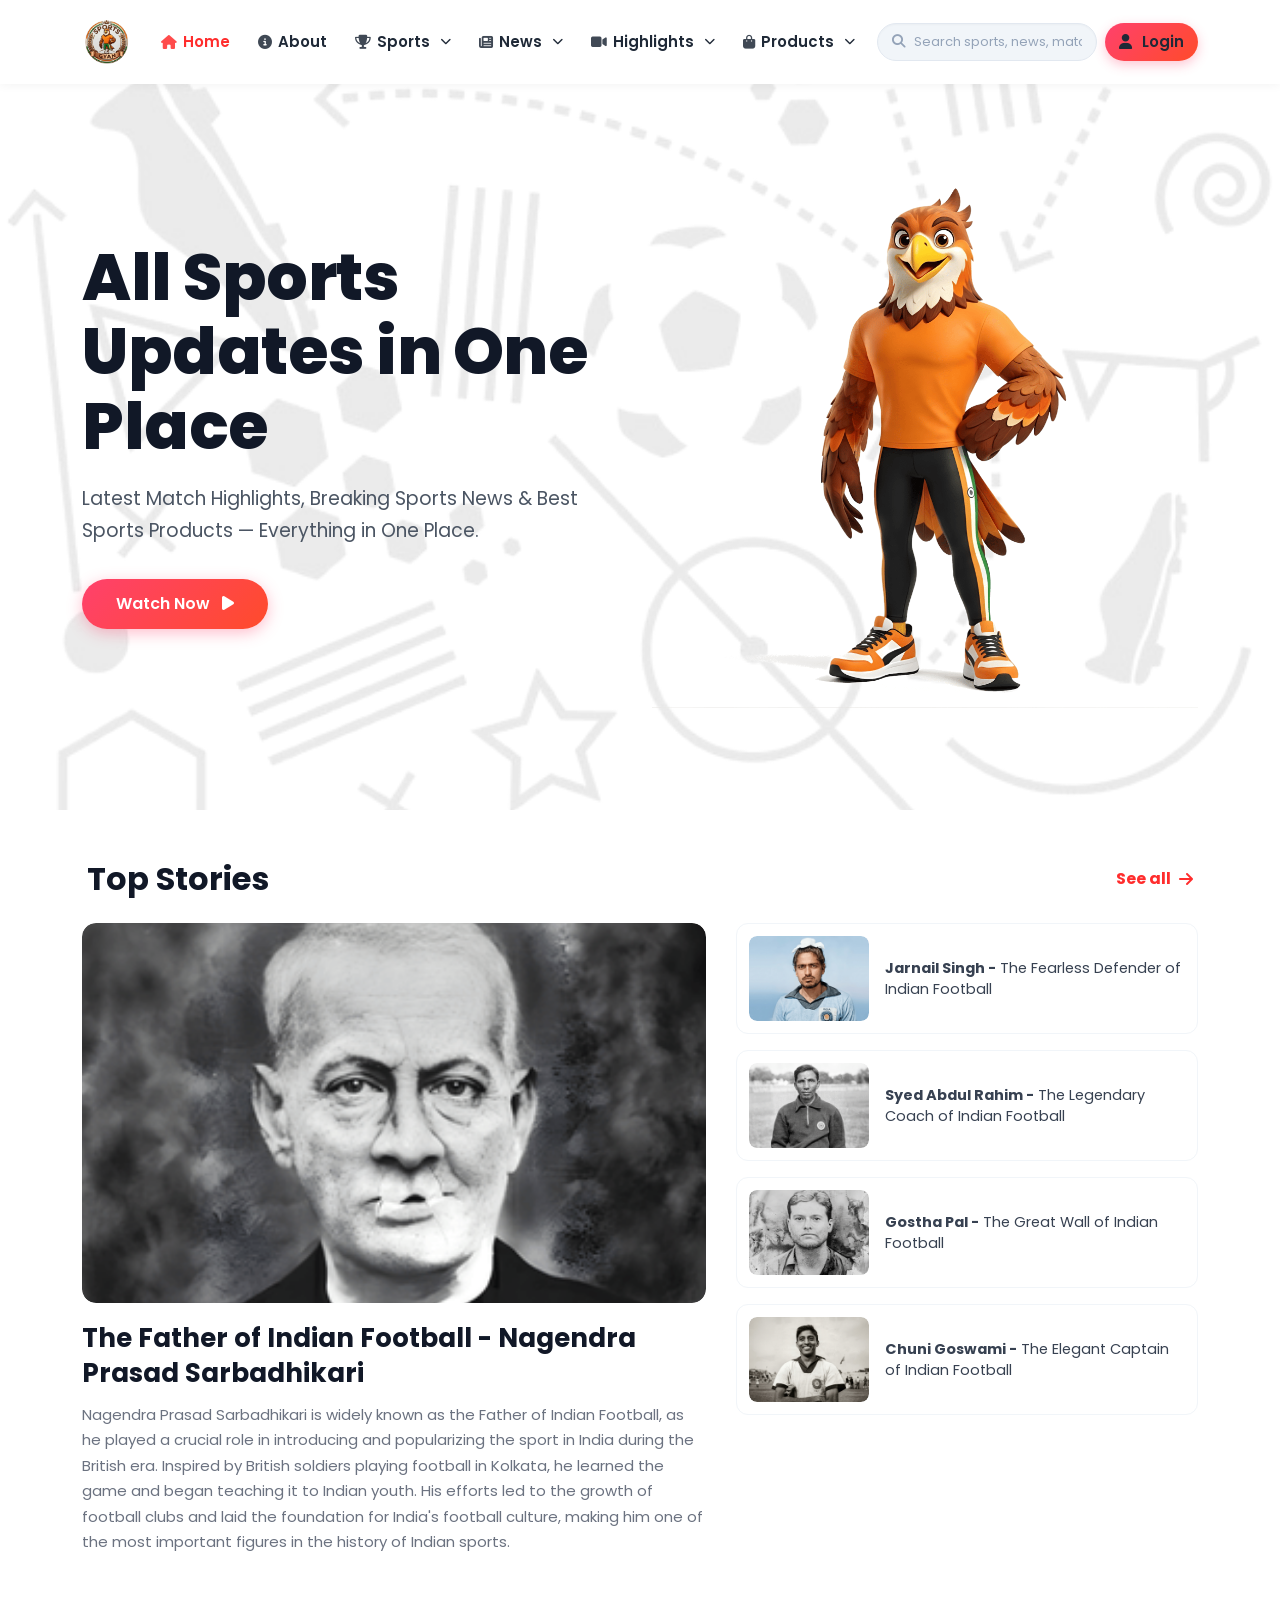
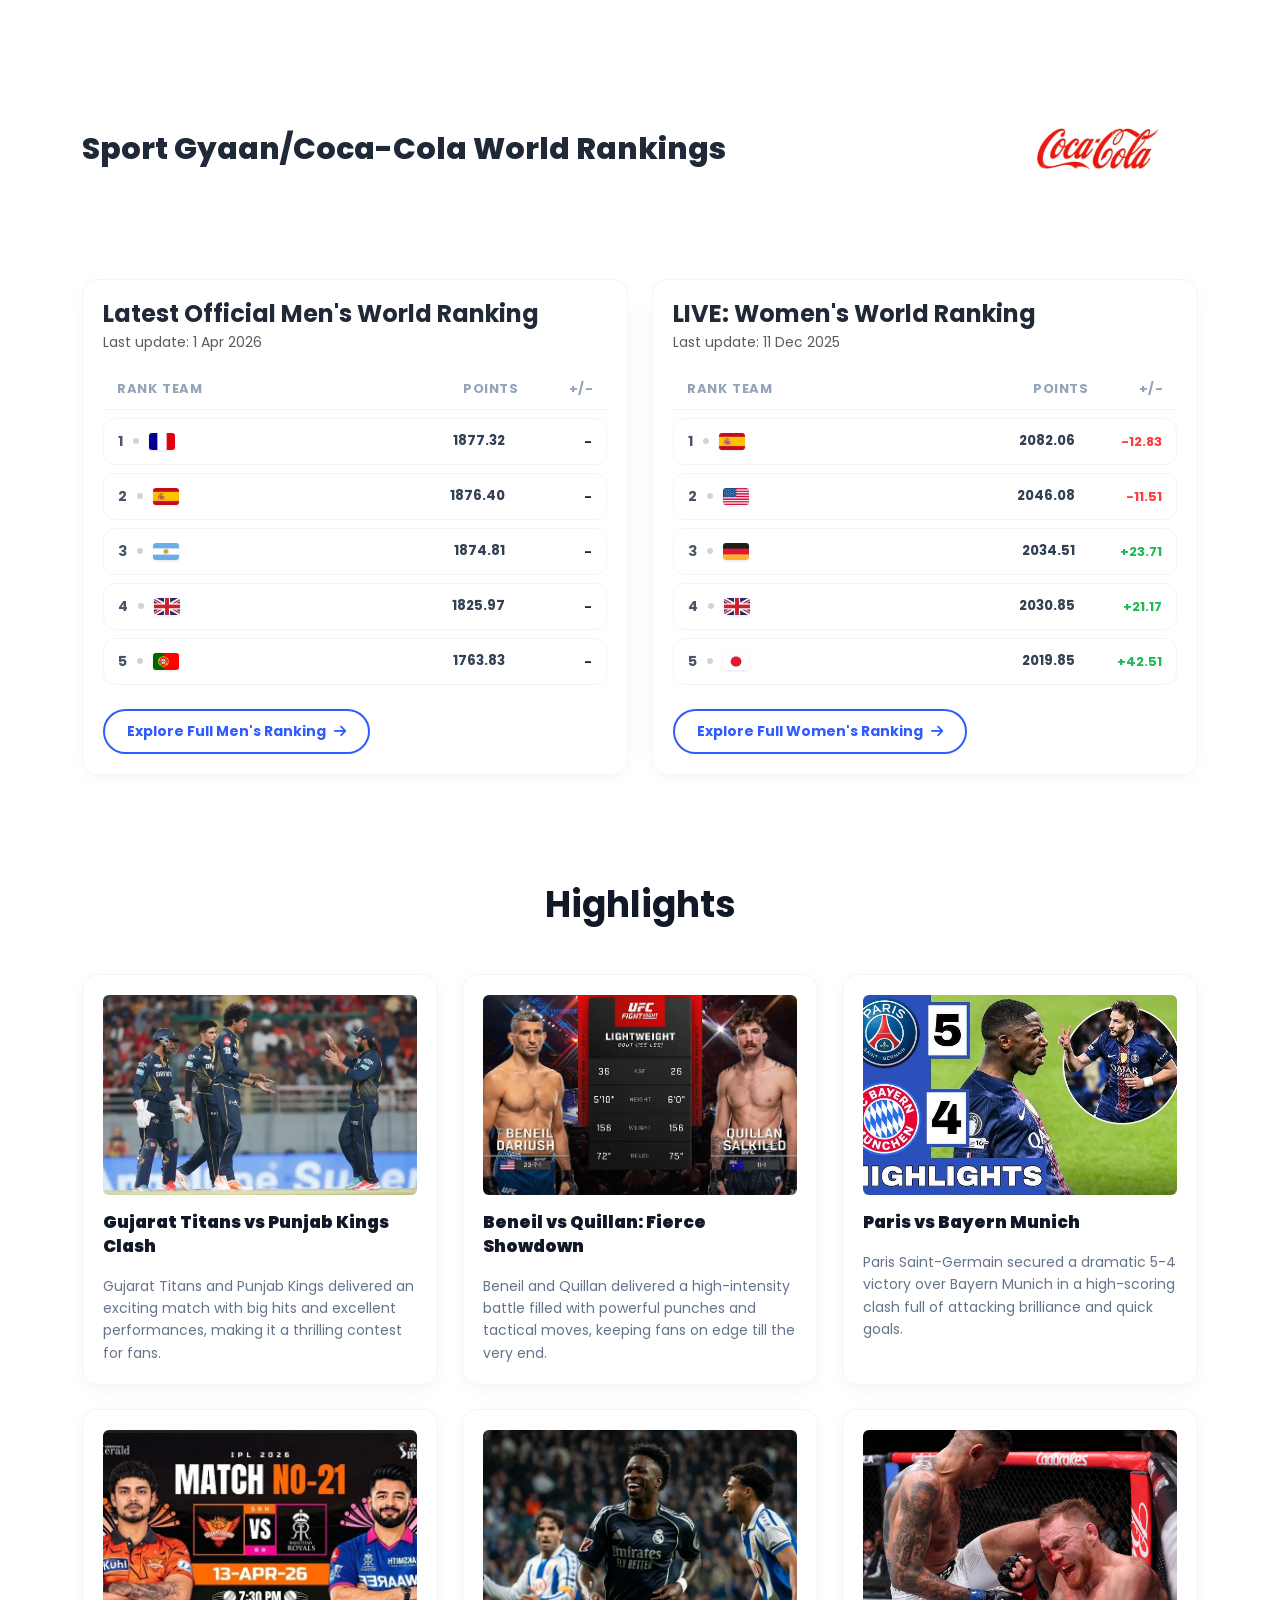
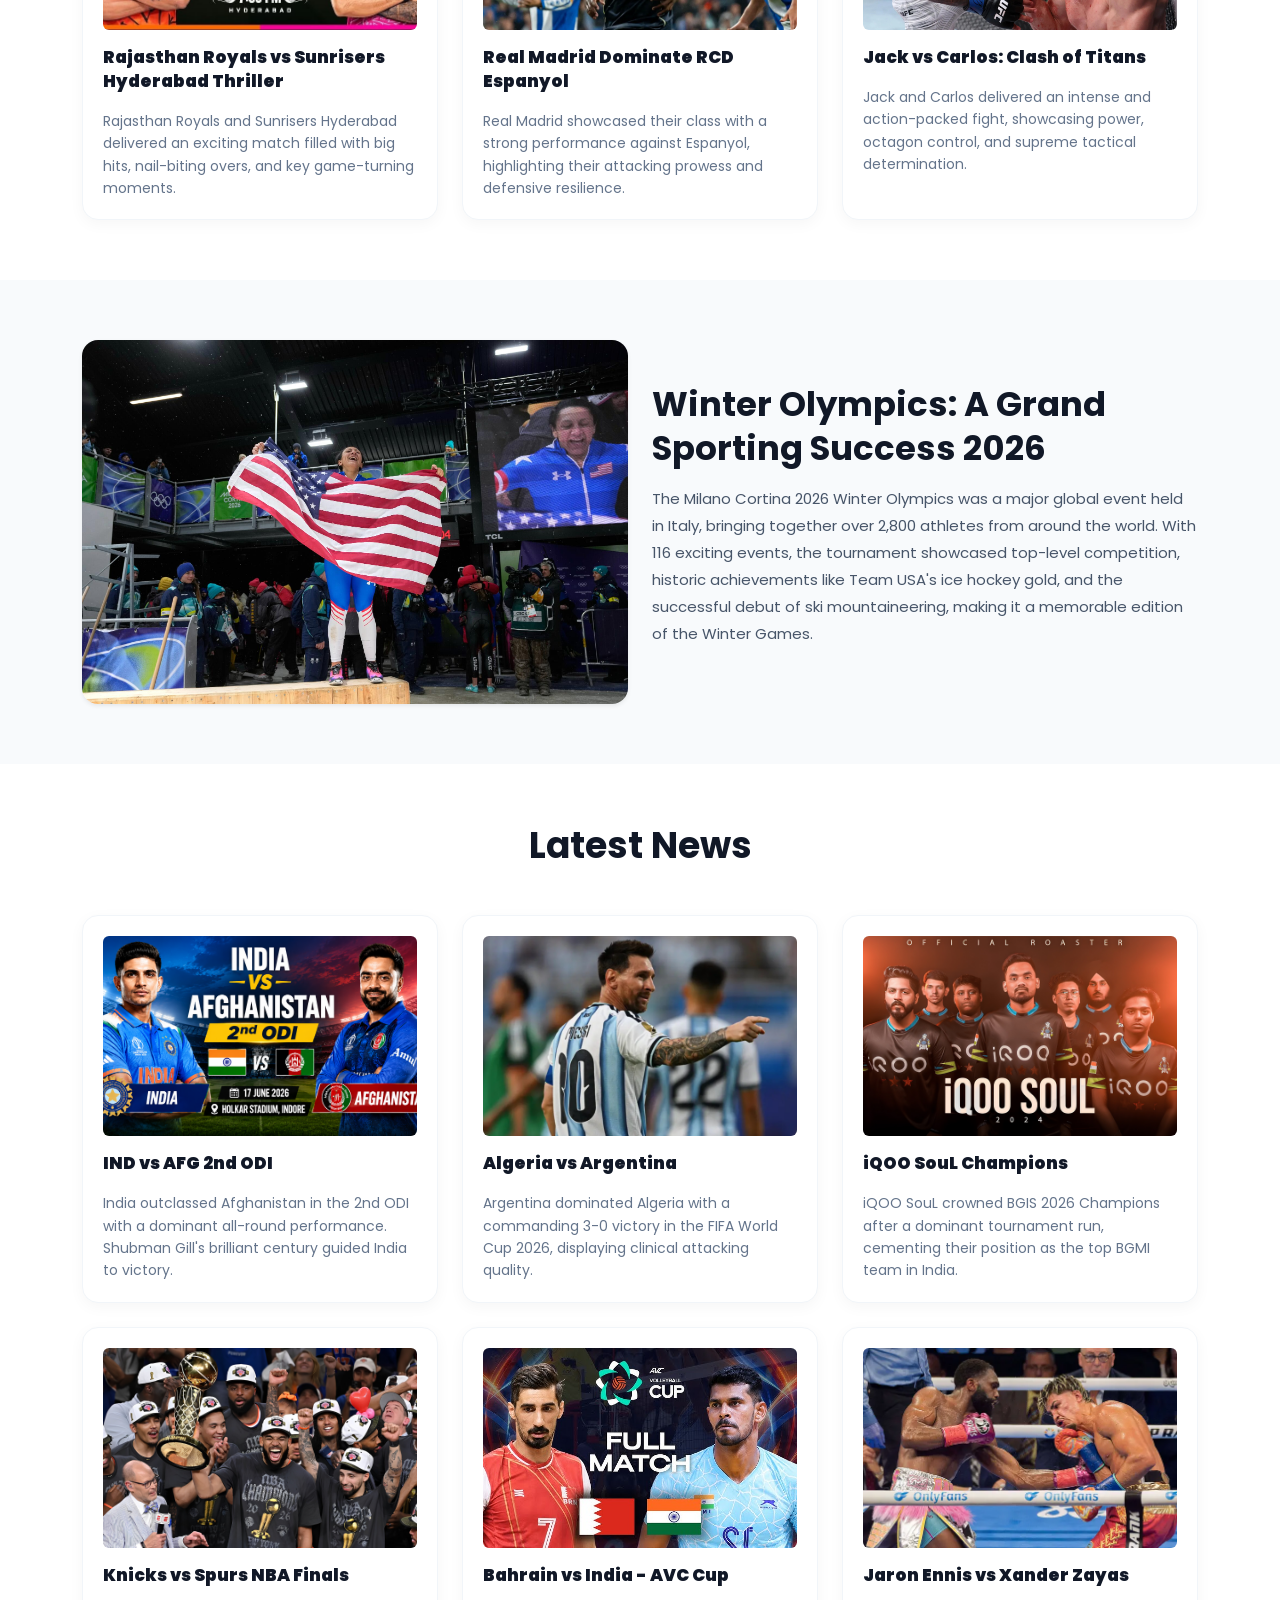
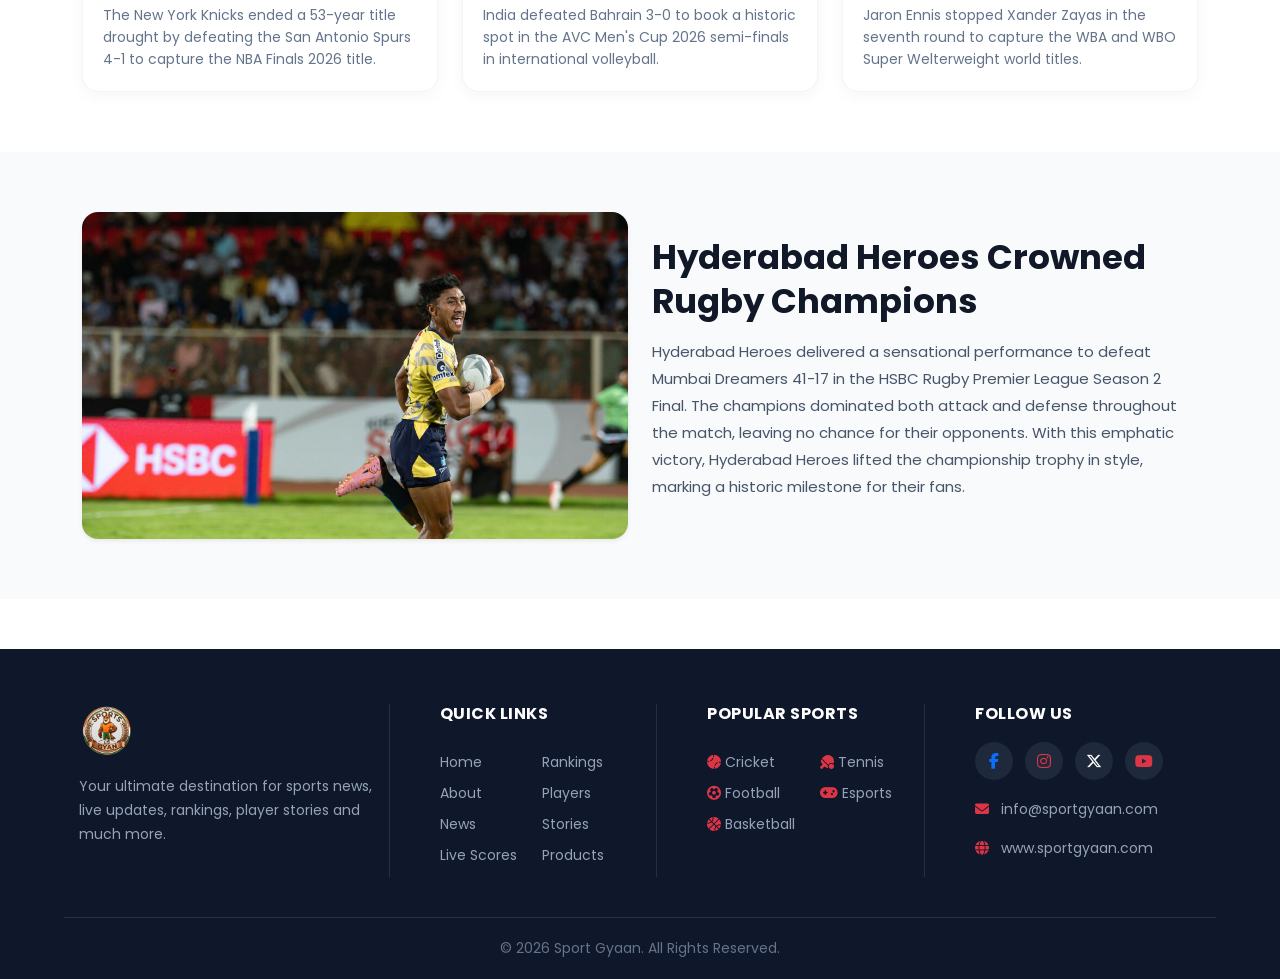
<file: index.html>
<!DOCTYPE html>
<html lang="en">
<head>
  <meta charset="UTF-8">
  <meta name="viewport" content="width=device-width, initial-scale=1.0">
  <title>Sport Gyaan - All Sports Updates in One Place</title>

  <!-- Google Fonts: Poppins -->
  <link rel="preconnect" href="https://fonts.googleapis.com">
  <link rel="preconnect" href="https://fonts.gstatic.com" crossorigin>
  <link href="https://fonts.googleapis.com/css2?family=Poppins:wght@300;400;500;600;700;800;900&display=swap" rel="stylesheet">

  <!-- CSS Frameworks & Libraries -->
  <link href="https://cdn.jsdelivr.net/npm/bootstrap@5.3.2/dist/css/bootstrap.min.css" rel="stylesheet">
  <link rel="stylesheet" href="https://cdnjs.cloudflare.com/ajax/libs/animate.css/4.1.1/animate.min.css"/>
  <link rel="stylesheet" href="https://unpkg.com/aos@2.3.1/dist/aos.css"/>
  <link rel="stylesheet" href="https://cdnjs.cloudflare.com/ajax/libs/font-awesome/6.5.1/css/all.min.css">

  <!-- Custom Stylesheets -->
  <link rel="stylesheet" href="style.css">
  <link rel="stylesheet" href="responsive-style.css">
</head>

<body>

  <!-- Navbar -->
  <nav class="navbar navbar-expand-lg fixed-top" id="navbar">
    <div class="container">
      <a class="navbar-brand" href="index.html">
        <img src="images/Sports Gyan Logo.png" class="logo" alt="Sport Gyaan Logo">
      </a>

      <!-- Mobile Quick Search Button -->
      <button class="mobile-search-btn d-lg-none" type="button" id="mobileSearchTrigger" aria-label="Open search">
        <i class="fa-solid fa-magnifying-glass"></i>
      </button>

      <!-- Clean Animated Hamburger Toggler -->
      <button class="navbar-toggler custom-toggler" type="button" data-bs-toggle="collapse" data-bs-target="#menu" aria-controls="menu" aria-expanded="false" aria-label="Toggle navigation">
        <span class="toggler-bar bar-top"></span>
        <span class="toggler-bar bar-mid"></span>
        <span class="toggler-bar bar-bot"></span>
      </button>

      <div class="collapse navbar-collapse" id="menu">
        <ul class="navbar-nav ms-auto align-items-lg-center">
          <li class="nav-item">
            <a class="nav-link active" href="index.html">
              <i class="fa-solid fa-house nav-icon"></i> Home
            </a>
          </li>
          <li class="nav-item">
            <a class="nav-link" href="about.html">
              <i class="fa-solid fa-circle-info nav-icon"></i> About
            </a>
          </li>

          <!-- Sports Dropdown with Sub-Categories -->
          <li class="nav-item dropdown custom-dropdown">
            <a class="nav-link custom-dropdown-toggle" href="#" role="button" data-bs-toggle="dropdown" aria-expanded="false">
              <i class="fa-solid fa-trophy nav-icon"></i> Sports <i class="fa-solid fa-chevron-down dropdown-arrow"></i>
            </a>
            <div class="dropdown-menu mega-menu">
              <div class="mobile-sub-accordion">
                <div class="row g-3">
                  <!-- Sub Category 1: Team & Ball Sports -->
                  <div class="col-lg-4 col-12">
                    <div class="sub-category-card">
                      <div class="sub-cat-toggle">
                        <span class="sub-cat-title">
                          <i class="fa-solid fa-futbol text-danger"></i> Team & Ball Sports
                        </span>
                        <i class="fa-solid fa-chevron-down sub-cat-chevron d-lg-none"></i>
                      </div>
                      <div class="sub-cat-content">
                        <ul class="sub-cat-list">
                          <li><a href="football.html"><i class="fa-solid fa-angle-right me-1"></i> Football</a></li>
                          <li><a href="#"><i class="fa-solid fa-angle-right me-1"></i> Cricket</a></li>
                          <li><a href="#"><i class="fa-solid fa-angle-right me-1"></i> Basketball</a></li>
                          <li><a href="#"><i class="fa-solid fa-angle-right me-1"></i> Hockey</a></li>
                          <li><a href="#"><i class="fa-solid fa-angle-right me-1"></i> Volleyball</a></li>
                          <li><a href="#"><i class="fa-solid fa-angle-right me-1"></i> Rugby</a></li>
                          <li><a href="#"><i class="fa-solid fa-angle-right me-1"></i> Baseball</a></li>
                          <li><a href="#"><i class="fa-solid fa-angle-right me-1"></i> Kabaddi</a></li>
                        </ul>
                      </div>
                    </div>
                  </div>

                  <!-- Sub Category 2: Racquet & Combat -->
                  <div class="col-lg-4 col-12">
                    <div class="sub-category-card">
                      <div class="sub-cat-toggle">
                        <span class="sub-cat-title">
                          <i class="fa-solid fa-hand-fist text-danger"></i> Racquet & Combat
                        </span>
                        <i class="fa-solid fa-chevron-down sub-cat-chevron d-lg-none"></i>
                      </div>
                      <div class="sub-cat-content">
                        <ul class="sub-cat-list">
                          <li><a href="#"><i class="fa-solid fa-angle-right me-1"></i> Tennis</a></li>
                          <li><a href="#"><i class="fa-solid fa-angle-right me-1"></i> Badminton</a></li>
                          <li><a href="#"><i class="fa-solid fa-angle-right me-1"></i> Table Tennis</a></li>
                          <li><a href="#"><i class="fa-solid fa-angle-right me-1"></i> Boxing</a></li>
                          <li><a href="#"><i class="fa-solid fa-angle-right me-1"></i> Wrestling</a></li>
                        </ul>
                      </div>
                    </div>
                  </div>

                  <!-- Sub Category 3: Outdoor & Athletics -->
                  <div class="col-lg-4 col-12">
                    <div class="sub-category-card">
                      <div class="sub-cat-toggle">
                        <span class="sub-cat-title">
                          <i class="fa-solid fa-person-running text-danger"></i> Outdoor & Athletics
                        </span>
                        <i class="fa-solid fa-chevron-down sub-cat-chevron d-lg-none"></i>
                      </div>
                      <div class="sub-cat-content">
                        <ul class="sub-cat-list">
                          <li><a href="#"><i class="fa-solid fa-angle-right me-1"></i> Athletics</a></li>
                          <li><a href="#"><i class="fa-solid fa-angle-right me-1"></i> Gymnastics</a></li>
                          <li><a href="#"><i class="fa-solid fa-angle-right me-1"></i> Cycling</a></li>
                          <li><a href="#"><i class="fa-solid fa-angle-right me-1"></i> Mountain Biking</a></li>
                          <li><a href="#"><i class="fa-solid fa-angle-right me-1"></i> Rock Climbing</a></li>
                        </ul>
                      </div>
                    </div>
                  </div>
                </div>
              </div>
            </div>
          </li>

          <!-- News Dropdown with Sub-Categories -->
          <li class="nav-item dropdown custom-dropdown">
            <a class="nav-link custom-dropdown-toggle" href="#" role="button" data-bs-toggle="dropdown" aria-expanded="false">
              <i class="fa-solid fa-newspaper nav-icon"></i> News <i class="fa-solid fa-chevron-down dropdown-arrow"></i>
            </a>
            <div class="dropdown-menu mega-menu">
              <div class="mobile-sub-accordion">
                <div class="row g-3">
                  <!-- Sub Category 1: By Sport -->
                  <div class="col-lg-4 col-12">
                    <div class="sub-category-card">
                      <div class="sub-cat-toggle">
                        <span class="sub-cat-title">
                          <i class="fa-solid fa-bolt text-danger"></i> By Sport News
                        </span>
                        <i class="fa-solid fa-chevron-down sub-cat-chevron d-lg-none"></i>
                      </div>
                      <div class="sub-cat-content">
                        <ul class="sub-cat-list">
                          <li><a href="football.html"><i class="fa-solid fa-angle-right me-1"></i> Football News</a></li>
                          <li><a href="#"><i class="fa-solid fa-angle-right me-1"></i> Cricket Updates</a></li>
                          <li><a href="#"><i class="fa-solid fa-angle-right me-1"></i> Basketball Wire</a></li>
                          <li><a href="#"><i class="fa-solid fa-angle-right me-1"></i> Tennis & Rackets</a></li>
                          <li><a href="#"><i class="fa-solid fa-angle-right me-1"></i> Esports Arena</a></li>
                          <li><a href="#"><i class="fa-solid fa-angle-right me-1"></i> Combat & MMA</a></li>
                        </ul>
                      </div>
                    </div>
                  </div>

                  <!-- Sub Category 2: Headlines & Transfers -->
                  <div class="col-lg-4 col-12">
                    <div class="sub-category-card">
                      <div class="sub-cat-toggle">
                        <span class="sub-cat-title">
                          <i class="fa-solid fa-fire text-danger"></i> Headlines & Transfers
                        </span>
                        <i class="fa-solid fa-chevron-down sub-cat-chevron d-lg-none"></i>
                      </div>
                      <div class="sub-cat-content">
                        <ul class="sub-cat-list">
                          <li><a href="#"><i class="fa-solid fa-angle-right me-1"></i> Breaking News</a></li>
                          <li><a href="#"><i class="fa-solid fa-angle-right me-1"></i> Transfer Rumors</a></li>
                          <li><a href="#"><i class="fa-solid fa-angle-right me-1"></i> Match Reports</a></li>
                          <li><a href="#"><i class="fa-solid fa-angle-right me-1"></i> Injury Bulletins</a></li>
                          <li><a href="#"><i class="fa-solid fa-angle-right me-1"></i> Press Conferences</a></li>
                        </ul>
                      </div>
                    </div>
                  </div>

                  <!-- Sub Category 3: Analysis & Features -->
                  <div class="col-lg-4 col-12">
                    <div class="sub-category-card">
                      <div class="sub-cat-toggle">
                        <span class="sub-cat-title">
                          <i class="fa-solid fa-chart-line text-danger"></i> Features & Analysis
                        </span>
                        <i class="fa-solid fa-chevron-down sub-cat-chevron d-lg-none"></i>
                      </div>
                      <div class="sub-cat-content">
                        <ul class="sub-cat-list">
                          <li><a href="#"><i class="fa-solid fa-angle-right me-1"></i> Player Profiles</a></li>
                          <li><a href="#"><i class="fa-solid fa-angle-right me-1"></i> Tactical Breakdowns</a></li>
                          <li><a href="#"><i class="fa-solid fa-angle-right me-1"></i> Expert Columns</a></li>
                          <li><a href="#"><i class="fa-solid fa-angle-right me-1"></i> Historic Legends</a></li>
                          <li><a href="#"><i class="fa-solid fa-angle-right me-1"></i> Exclusive Interviews</a></li>
                        </ul>
                      </div>
                    </div>
                  </div>
                </div>
              </div>
            </div>
          </li>

          <!-- Highlights Dropdown with Sub-Categories -->
          <li class="nav-item dropdown custom-dropdown">
            <a class="nav-link custom-dropdown-toggle" href="#" role="button" data-bs-toggle="dropdown" aria-expanded="false">
              <i class="fa-solid fa-video nav-icon"></i> Highlights <i class="fa-solid fa-chevron-down dropdown-arrow"></i>
            </a>
            <div class="dropdown-menu mega-menu">
              <div class="mobile-sub-accordion">
                <div class="row g-3">
                  <!-- Sub Category 1: Match Highlights -->
                  <div class="col-lg-4 col-12">
                    <div class="sub-category-card">
                      <div class="sub-cat-toggle">
                        <span class="sub-cat-title">
                          <i class="fa-solid fa-circle-play text-danger"></i> Match Highlights
                        </span>
                        <i class="fa-solid fa-chevron-down sub-cat-chevron d-lg-none"></i>
                      </div>
                      <div class="sub-cat-content">
                        <ul class="sub-cat-list">
                          <li><a href="#"><i class="fa-solid fa-angle-right me-1"></i> Cricket IPL & T20s</a></li>
                          <li><a href="#"><i class="fa-solid fa-angle-right me-1"></i> Football Leagues</a></li>
                          <li><a href="#"><i class="fa-solid fa-angle-right me-1"></i> NBA Basketball</a></li>
                          <li><a href="#"><i class="fa-solid fa-angle-right me-1"></i> UFC & Boxing Fights</a></li>
                          <li><a href="#"><i class="fa-solid fa-angle-right me-1"></i> Grand Slam Tennis</a></li>
                        </ul>
                      </div>
                    </div>
                  </div>

                  <!-- Sub Category 2: Major Tournaments -->
                  <div class="col-lg-4 col-12">
                    <div class="sub-category-card">
                      <div class="sub-cat-toggle">
                        <span class="sub-cat-title">
                          <i class="fa-solid fa-earth-americas text-danger"></i> Tournaments
                        </span>
                        <i class="fa-solid fa-chevron-down sub-cat-chevron d-lg-none"></i>
                      </div>
                      <div class="sub-cat-content">
                        <ul class="sub-cat-list">
                          <li><a href="#"><i class="fa-solid fa-angle-right me-1"></i> FIFA World Cup 2026</a></li>
                          <li><a href="#"><i class="fa-solid fa-angle-right me-1"></i> Winter Olympics 2026</a></li>
                          <li><a href="#"><i class="fa-solid fa-angle-right me-1"></i> AVC Volleyball Cup</a></li>
                          <li><a href="#"><i class="fa-solid fa-angle-right me-1"></i> HSBC Rugby Premier</a></li>
                        </ul>
                      </div>
                    </div>
                  </div>

                  <!-- Sub Category 3: Top Moments -->
                  <div class="col-lg-4 col-12">
                    <div class="sub-category-card">
                      <div class="sub-cat-toggle">
                        <span class="sub-cat-title">
                          <i class="fa-solid fa-star text-danger"></i> Viral Moments
                        </span>
                        <i class="fa-solid fa-chevron-down sub-cat-chevron d-lg-none"></i>
                      </div>
                      <div class="sub-cat-content">
                        <ul class="sub-cat-list">
                          <li><a href="#"><i class="fa-solid fa-angle-right me-1"></i> Top 10 Goals</a></li>
                          <li><a href="#"><i class="fa-solid fa-angle-right me-1"></i> Great Catches</a></li>
                          <li><a href="#"><i class="fa-solid fa-angle-right me-1"></i> Knockouts of Month</a></li>
                          <li><a href="#"><i class="fa-solid fa-angle-right me-1"></i> Buzzer Beaters</a></li>
                        </ul>
                      </div>
                    </div>
                  </div>
                </div>
              </div>
            </div>
          </li>

          <!-- Products Dropdown with Sub-Categories -->
          <li class="nav-item dropdown custom-dropdown">
            <a class="nav-link custom-dropdown-toggle" href="#" role="button" data-bs-toggle="dropdown" aria-expanded="false">
              <i class="fa-solid fa-bag-shopping nav-icon"></i> Products <i class="fa-solid fa-chevron-down dropdown-arrow"></i>
            </a>
            <div class="dropdown-menu mega-menu">
              <div class="mobile-sub-accordion">
                <div class="row g-3">
                  <!-- Sub Category 1: Sportswear -->
                  <div class="col-lg-4 col-12">
                    <div class="sub-category-card">
                      <div class="sub-cat-toggle">
                        <span class="sub-cat-title">
                          <i class="fa-solid fa-shirt text-danger"></i> Sportswear
                        </span>
                        <i class="fa-solid fa-chevron-down sub-cat-chevron d-lg-none"></i>
                      </div>
                      <div class="sub-cat-content">
                        <ul class="sub-cat-list">
                          <li><a href="#"><i class="fa-solid fa-angle-right me-1"></i> Official Jerseys</a></li>
                          <li><a href="#"><i class="fa-solid fa-angle-right me-1"></i> Training Kits</a></li>
                          <li><a href="#"><i class="fa-solid fa-angle-right me-1"></i> Tracksuits & Hoodies</a></li>
                          <li><a href="#"><i class="fa-solid fa-angle-right me-1"></i> Compression Wear</a></li>
                        </ul>
                      </div>
                    </div>
                  </div>

                  <!-- Sub Category 2: Equipment & Gear -->
                  <div class="col-lg-4 col-12">
                    <div class="sub-category-card">
                      <div class="sub-cat-toggle">
                        <span class="sub-cat-title">
                          <i class="fa-solid fa-baseball-bat-ball text-danger"></i> Equipment & Gear
                        </span>
                        <i class="fa-solid fa-chevron-down sub-cat-chevron d-lg-none"></i>
                      </div>
                      <div class="sub-cat-content">
                        <ul class="sub-cat-list">
                          <li><a href="#"><i class="fa-solid fa-angle-right me-1"></i> Cricket Bats & Kits</a></li>
                          <li><a href="#"><i class="fa-solid fa-angle-right me-1"></i> Footballs & Gloves</a></li>
                          <li><a href="#"><i class="fa-solid fa-angle-right me-1"></i> Racquets & Shuttles</a></li>
                          <li><a href="#"><i class="fa-solid fa-angle-right me-1"></i> Boxing Gloves & Pads</a></li>
                        </ul>
                      </div>
                    </div>
                  </div>

                  <!-- Sub Category 3: Footwear & Accessories -->
                  <div class="col-lg-4 col-12">
                    <div class="sub-category-card">
                      <div class="sub-cat-toggle">
                        <span class="sub-cat-title">
                          <i class="fa-solid fa-shoe-prints text-danger"></i> Footwear & More
                        </span>
                        <i class="fa-solid fa-chevron-down sub-cat-chevron d-lg-none"></i>
                      </div>
                      <div class="sub-cat-content">
                        <ul class="sub-cat-list">
                          <li><a href="#"><i class="fa-solid fa-angle-right me-1"></i> Turf & Cleats</a></li>
                          <li><a href="#"><i class="fa-solid fa-angle-right me-1"></i> Running Shoes</a></li>
                          <li><a href="#"><i class="fa-solid fa-angle-right me-1"></i> Gym Bags & Bottles</a></li>
                          <li><a href="#"><i class="fa-solid fa-angle-right me-1"></i> Smart Fitness Bands</a></li>
                        </ul>
                      </div>
                    </div>
                  </div>
                </div>
              </div>
            </div>
          </li>

          <!-- Navbar Search Component -->
          <li class="nav-item nav-search-item ms-lg-2 position-relative">
            <div class="nav-search-wrapper" id="navSearchWrapper">
              <i class="fa-solid fa-magnifying-glass nav-search-icon" aria-hidden="true"></i>
              <input 
                type="text" 
                class="form-control nav-search-input" 
                id="navSearchInput" 
                placeholder="Search sports, news, matches..." 
                autocomplete="off" 
                spellcheck="false"
                aria-label="Search sports and news"
              >
              <button type="button" class="nav-search-clear" id="searchClearBtn" aria-label="Clear search" style="display: none;">
                <i class="fa-solid fa-xmark"></i>
              </button>
            </div>
            <!-- Live Search Suggestions Dropdown -->
            <div class="search-results-dropdown" id="searchResultsDropdown" style="display: none;">
              <div class="search-results-header">
                <span class="search-count" id="searchCount">Sport Gyaan Search</span>
                <span class="search-hint"><kbd>Enter</kbd> to open</span>
              </div>
              <div class="search-results-list" id="searchResultsList"></div>
            </div>
          </li>

          <!-- Desktop Login Nav Item -->
          <li class="nav-item d-none d-lg-block ms-lg-2">
            <a class="nav-link nav-login-btn text-white" href="#">
              <i class="fa-solid fa-user me-1"></i> Login
            </a>
          </li>
        </ul>

        <!-- Mobile Login Button -->
        <div class="mobile-login-box d-lg-none">
          <a href="#" class="btn-login-mobile">
            <i class="fa-solid fa-user"></i> Login / Sign In
          </a>
        </div>
      </div>
    </div>
  </nav>

  <!-- Hero Section -->
  <section class="hero">
    <div class="container" id="section1">
      <div class="row align-items-center g-4">
        <div class="col-lg-6 col-12 text-center text-lg-start">
          <h1 data-aos="fade-down" data-aos-duration="1000">
            All Sports Updates in One Place
          </h1>
          <p data-aos="fade-right" data-aos-duration="1000">
            Latest Match Highlights, Breaking Sports News & Best Sports Products — Everything in One Place.
          </p>
          <a href="#section3" class="btn btn-main mt-3" data-aos="fade" data-aos-duration="1000">
            Watch Now <i class="fa-solid fa-play ms-2"></i>
          </a>
        </div>

        <div class="col-lg-6 col-12 text-center">
          <img src="images/main.png" class="hero-img img-fluid" alt="Sport Gyaan Highlights" data-aos="fade-left" data-aos-duration="1200">
        </div>
      </div>
    </div>
  </section>

  <!-- Top Stories Section (Responsive Grid, No 900px/150px overflow) -->
  <section class="top-stories-section" id="top-stories">
    <div class="container">
      <div class="top-header">
        <h2 class="fw-bold">Top Stories</h2>
        <a href="#" class="see-all">
          See all <i class="fa-solid fa-arrow-right"></i>
        </a>
      </div>

      <div class="news-container">
        <!-- LEFT MAIN STORY -->
        <div class="left-news">
          <a href="#">
            <img src="images/Big.png" alt="Father of Indian Football - Nagendra Prasad Sarbadhikari">
          </a>
          <h2>The Father of Indian Football - Nagendra Prasad Sarbadhikari</h2>
          <p>
            Nagendra Prasad Sarbadhikari is widely known as the Father of Indian Football, as he played a crucial role in introducing and popularizing the sport in India during the British era. Inspired by British soldiers playing football in Kolkata, he learned the game and began teaching it to Indian youth. His efforts led to the growth of football clubs and laid the foundation for India's football culture, making him one of the most important figures in the history of Indian sports.
          </p>
        </div>

        <!-- RIGHT SIDE STORIES -->
        <div class="right-news">
          <div class="news-item">
            <a href="#"><img src="images/1.png" alt="Jarnail Singh"></a>
            <p><b>Jarnail Singh -</b> The Fearless Defender of Indian Football</p>
          </div>

          <div class="news-item">
            <a href="#"><img src="images/2.png" alt="Syed Abdul Rahim"></a>
            <p><b>Syed Abdul Rahim -</b> The Legendary Coach of Indian Football</p>
          </div>

          <div class="news-item">
            <a href="#"><img src="images/3.png" alt="Gostha Pal"></a>
            <p><b>Gostha Pal -</b> The Great Wall of Indian Football</p>
          </div>

          <div class="news-item">
            <a href="#"><img src="images/4.png" alt="Chuni Goswami"></a>
            <p><b>Chuni Goswami -</b> The Elegant Captain of Indian Football</p>
          </div>
        </div>
      </div>
    </div>
  </section>

  <!-- World Rankings Section -->
  <section class="rankings-section py-5" id="rankings">
    <div class="container">
      <div class="rank-section-header">
        <h2>Sport Gyaan/Coca-Cola World Rankings</h2>
        <img src="images/cocoLogo.png" class="brand" alt="Coca-Cola Logo">
      </div>

      <div class="row g-4">
        <!-- MEN'S RANKINGS -->
        <div class="col-lg-6 col-12">
          <div class="rank-card-box">
            <h4 class="fw-bold mb-1">Latest Official Men's World Ranking</h4>
            <small class="text-muted d-block mb-3">Last update: 1 Apr 2026</small>

            <div class="rank-header">
              <div>Rank</div>
              <div>Team</div>
              <div class="text-end">Points</div>
              <div class="text-end">+/-</div>
            </div>

            <!-- Row 1 -->
            <div class="rank-row">
              <div class="left">
                <span class="rank">1</span>
                <span class="dot"></span>
                <img src="flags/france.png" alt="France">
                <span class="team-name">France</span>
              </div>
              <div></div>
              <div class="points">1877.32</div>
              <div class="change">-</div>
            </div>

            <!-- Row 2 -->
            <div class="rank-row">
              <div class="left">
                <span class="rank">2</span>
                <span class="dot"></span>
                <img src="flags/spain.png" alt="Spain">
                <span class="team-name">Spain</span>
              </div>
              <div></div>
              <div class="points">1876.40</div>
              <div class="change">-</div>
            </div>

            <!-- Row 3 -->
            <div class="rank-row">
              <div class="left">
                <span class="rank">3</span>
                <span class="dot"></span>
                <img src="flags/Argentina.png" alt="Argentina">
                <span class="team-name">Argentina</span>
              </div>
              <div></div>
              <div class="points">1874.81</div>
              <div class="change">-</div>
            </div>

            <!-- Row 4 -->
            <div class="rank-row">
              <div class="left">
                <span class="rank">4</span>
                <span class="dot"></span>
                <img src="flags/england.png" alt="England">
                <span class="team-name">England</span>
              </div>
              <div></div>
              <div class="points">1825.97</div>
              <div class="change">-</div>
            </div>

            <!-- Row 5 -->
            <div class="rank-row">
              <div class="left">
                <span class="rank">5</span>
                <span class="dot"></span>
                <img src="flags/Portugal.png" alt="Portugal">
                <span class="team-name">Portugal</span>
              </div>
              <div></div>
              <div class="points">1763.83</div>
              <div class="change">-</div>
            </div>

            <div class="mt-4">
              <a href="#" class="btn fifa-btn">
                Explore Full Men's Ranking <i class="fa-solid fa-arrow-right"></i>
              </a>
            </div>
          </div>
        </div>

        <!-- WOMEN'S RANKINGS -->
        <div class="col-lg-6 col-12">
          <div class="rank-card-box">
            <h4 class="fw-bold mb-1">LIVE: Women's World Ranking</h4>
            <small class="text-muted d-block mb-3">Last update: 11 Dec 2025</small>

            <div class="rank-header">
              <div>Rank</div>
              <div>Team</div>
              <div class="text-end">Points</div>
              <div class="text-end">+/-</div>
            </div>

            <!-- Row 1 -->
            <div class="rank-row">
              <div class="left">
                <span class="rank">1</span>
                <span class="dot"></span>
                <img src="flags/spain.png" alt="Spain">
                <span class="team-name">Spain</span>
              </div>
              <div></div>
              <div class="points">2082.06</div>
              <div class="change negative">-12.83</div>
            </div>

            <!-- Row 2 -->
            <div class="rank-row">
              <div class="left">
                <span class="rank">2</span>
                <span class="dot"></span>
                <img src="flags/USA.png" alt="USA">
                <span class="team-name">USA</span>
              </div>
              <div></div>
              <div class="points">2046.08</div>
              <div class="change negative">-11.51</div>
            </div>

            <!-- Row 3 -->
            <div class="rank-row">
              <div class="left">
                <span class="rank">3</span>
                <span class="dot"></span>
                <img src="flags/GER.png" alt="Germany">
                <span class="team-name">Germany</span>
              </div>
              <div></div>
              <div class="points">2034.51</div>
              <div class="change positive">+23.71</div>
            </div>

            <!-- Row 4 -->
            <div class="rank-row">
              <div class="left">
                <span class="rank">4</span>
                <span class="dot"></span>
                <img src="flags/england.png" alt="England">
                <span class="team-name">England</span>
              </div>
              <div></div>
              <div class="points">2030.85</div>
              <div class="change positive">+21.17</div>
            </div>

            <!-- Row 5 -->
            <div class="rank-row">
              <div class="left">
                <span class="rank">5</span>
                <span class="dot"></span>
                <img src="flags/JPN.png" alt="Japan">
                <span class="team-name">Japan</span>
              </div>
              <div></div>
              <div class="points">2019.85</div>
              <div class="change positive">+42.51</div>
            </div>

            <div class="mt-4">
              <a href="#" class="btn fifa-btn">
                Explore Full Women's Ranking <i class="fa-solid fa-arrow-right"></i>
              </a>
            </div>
          </div>
        </div>
      </div>
    </div>
  </section>

  <!-- Highlights Section -->
  <section class="services position-relative" id="highlights">
    <span id="section3" style="position: absolute; top: -80px; left: 0;"></span>
    <div class="container">
      <h2 class="text-center mb-5 fw-bold">Highlights</h2>
      <div class="row g-4">
        <!-- Card 1 -->
        <div class="col-lg-4 col-md-6 col-12">
          <div class="service-card">
            <a href="#" style="display:block;">
              <img src="images/GT vs Panjab.png" class="img-fluid rounded" alt="Gujarat Titans vs Punjab Kings">
            </a>
            <h4><strong>Gujarat Titans vs Punjab Kings Clash</strong></h4>
            <p>Gujarat Titans and Punjab Kings delivered an exciting match with big hits and excellent performances, making it a thrilling contest for fans.</p>
          </div>
        </div>

        <!-- Card 2 -->
        <div class="col-lg-4 col-md-6 col-12">
          <div class="service-card">
            <a href="#" style="display:block;">
              <img src="images/Highlight 2.png" class="img-fluid rounded" alt="Beneil vs Quillan">
            </a>
            <h4><strong>Beneil vs Quillan: Fierce Showdown</strong></h4>
            <p>Beneil and Quillan delivered a high-intensity battle filled with powerful punches and tactical moves, keeping fans on edge till the very end.</p>
          </div>
        </div>

        <!-- Card 3 -->
        <div class="col-lg-4 col-md-6 col-12">
          <div class="service-card">
            <a href="#" style="display:block;">
              <img src="images/Highlight 3.png" class="img-fluid rounded" alt="Paris vs Bayern Munich">
            </a>
            <h4><strong>Paris vs Bayern Munich</strong></h4>
            <p>Paris Saint-Germain secured a dramatic 5-4 victory over Bayern Munich in a high-scoring clash full of attacking brilliance and quick goals.</p>
          </div>
        </div>

        <!-- Card 4 -->
        <div class="col-lg-4 col-md-6 col-12">
          <div class="service-card">
            <a href="#" style="display:block;">
              <img src="images/RRvsS.png" class="img-fluid rounded" alt="Rajasthan Royals vs Sunrisers Hyderabad">
            </a>
            <h4><strong>Rajasthan Royals vs Sunrisers Hyderabad Thriller</strong></h4>
            <p>Rajasthan Royals and Sunrisers Hyderabad delivered an exciting match filled with big hits, nail-biting overs, and key game-turning moments.</p>
          </div>
        </div>

        <!-- Card 5 -->
        <div class="col-lg-4 col-md-6 col-12">
          <div class="service-card">
            <a href="#" style="display:block;">
              <img src="images/Espanyol vs Real Madrid.jpg" class="img-fluid rounded" alt="Real Madrid vs Espanyol">
            </a>
            <h4><strong>Real Madrid Dominate RCD Espanyol</strong></h4>
            <p>Real Madrid showcased their class with a strong performance against Espanyol, highlighting their attacking prowess and defensive resilience.</p>
          </div>
        </div>

        <!-- Card 6 -->
        <div class="col-lg-4 col-md-6 col-12">
          <div class="service-card">
            <a href="#" style="display:block;">
              <img src="images/UFC.png" class="img-fluid rounded" alt="Jack vs Carlos UFC">
            </a>
            <h4><strong>Jack vs Carlos: Clash of Titans</strong></h4>
            <p>Jack and Carlos delivered an intense and action-packed fight, showcasing power, octagon control, and supreme tactical determination.</p>
          </div>
        </div>
      </div>
    </div>
  </section>

  <!-- Winter Olympics Feature Section -->
  <section class="about position-relative" id="winter-olympics">
    <span id="section4" style="position: absolute; top: -80px; left: 0;"></span>
    <div class="container">
      <div class="row align-items-center g-4">
        <div class="col-lg-6 col-12">
          <a href="#" style="display:block;">
            <img src="images/Winter Olympics.png" class="img-fluid rounded-4 shadow-sm w-100" alt="Milano Cortina Winter Olympics 2026">
          </a>
        </div>
        <div class="col-lg-6 col-12">
          <h2 class="fw-bold">Winter Olympics: A Grand Sporting Success 2026</h2>
          <p>
            The Milano Cortina 2026 Winter Olympics was a major global event held in Italy, bringing together over 2,800 athletes from around the world. With 116 exciting events, the tournament showcased top-level competition, historic achievements like Team USA's ice hockey gold, and the successful debut of ski mountaineering, making it a memorable edition of the Winter Games.
          </p>
        </div>
      </div>
    </div>
  </section>

  <!-- Latest News Video / Match Stories Section -->
  <section class="services" id="latest-news">
    <div class="container">
      <h2 class="text-center mb-5 fw-bold">Latest News</h2>
      <div class="row g-4">
        <!-- News 1 -->
        <div class="col-lg-4 col-md-6 col-12">
          <div class="service-card">
            <a href="#" style="display:block;">
              <img src="images/ind vs afg.png" class="img-fluid rounded" alt="IND vs AFG">
            </a>
            <h4><strong>IND vs AFG 2nd ODI</strong></h4>
            <p>India outclassed Afghanistan in the 2nd ODI with a dominant all-round performance. Shubman Gill's brilliant century guided India to victory.</p>
          </div>
        </div>

        <!-- News 2 -->
        <div class="col-lg-4 col-md-6 col-12">
          <div class="service-card">
            <a href="#" style="display:block;">
              <img src="images/arg vs alg.png" class="img-fluid rounded" alt="Algeria vs Argentina">
            </a>
            <h4><strong>Algeria vs Argentina</strong></h4>
            <p>Argentina dominated Algeria with a commanding 3-0 victory in the FIFA World Cup 2026, displaying clinical attacking quality.</p>
          </div>
        </div>

        <!-- News 3 -->
        <div class="col-lg-4 col-md-6 col-12">
          <div class="service-card">
            <a href="#" style="display:block;">
              <img src="images/iQ00 soul.png" class="img-fluid rounded" alt="iQOO SouL BGIS">
            </a>
            <h4><strong>iQOO SouL Champions</strong></h4>
            <p>iQOO SouL crowned BGIS 2026 Champions after a dominant tournament run, cementing their position as the top BGMI team in India.</p>
          </div>
        </div>

        <!-- News 4 -->
        <div class="col-lg-4 col-md-6 col-12">
          <div class="service-card">
            <a href="#" style="display:block;">
              <img src="images/NBA Finel.png" class="img-fluid rounded" alt="New York Knicks NBA Finals">
            </a>
            <h4><strong>Knicks vs Spurs NBA Finals</strong></h4>
            <p>The New York Knicks ended a 53-year title drought by defeating the San Antonio Spurs 4-1 to capture the NBA Finals 2026 title.</p>
          </div>
        </div>

        <!-- News 5 -->
        <div class="col-lg-4 col-md-6 col-12">
          <div class="service-card">
            <a href="#" style="display:block;">
              <img src="images/AVC.png" class="img-fluid rounded" alt="AVC Men's Cup 2026">
            </a>
            <h4><strong>Bahrain vs India - AVC Cup</strong></h4>
            <p>India defeated Bahrain 3-0 to book a historic spot in the AVC Men's Cup 2026 semi-finals in international volleyball.</p>
          </div>
        </div>

        <!-- News 6 -->
        <div class="col-lg-4 col-md-6 col-12">
          <div class="service-card">
            <a href="#" style="display:block;">
              <img src="images/boxing.png" class="img-fluid rounded" alt="Jaron Ennis vs Xander Zayas">
            </a>
            <h4><strong>Jaron Ennis vs Xander Zayas</strong></h4>
            <p>Jaron Ennis stopped Xander Zayas in the seventh round to capture the WBA and WBO Super Welterweight world titles.</p>
          </div>
        </div>
      </div>
    </div>
  </section>

  <!-- Rugby Champions Section -->
  <section class="about" id="rugby">
    <div class="container">
      <div class="row align-items-center g-4">
        <div class="col-lg-6 col-12">
          <a href="#" style="display:block;">
            <img src="images/rugby.jpg" class="img-fluid rounded-4 shadow-sm w-100" alt="Hyderabad Heroes Rugby Champions">
          </a>
        </div>
        <div class="col-lg-6 col-12">
          <h2 class="fw-bold">Hyderabad Heroes Crowned Rugby Champions</h2>
          <p>
            Hyderabad Heroes delivered a sensational performance to defeat Mumbai Dreamers 41-17 in the HSBC Rugby Premier League Season 2 Final. The champions dominated both attack and defense throughout the match, leaving no chance for their opponents. With this emphatic victory, Hyderabad Heroes lifted the championship trophy in style, marking a historic milestone for their fans.
          </p>
        </div>
      </div>
    </div>
  </section>

  <!-- Footer -->
  <footer class="footer">
    <div class="footer-container">
      <!-- Logo & Bio -->
      <div class="footer-box">
        <a class="navbar-brand" href="index.html">
          <img src="images/Sports Gyan Logo.png" class="footer-logo-img" alt="Sport Gyaan Logo">
        </a>
        <p>
          Your ultimate destination for sports news, live updates, rankings, player stories and much more.
        </p>
      </div>

      <!-- Quick Links -->
      <div class="footer-box">
        <h3>QUICK LINKS</h3>
        <div class="links">
          <ul>
            <li><a href="index.html">Home</a></li>
            <li><a href="about.html">About</a></li>
            <li><a href="#">News</a></li>
            <li><a href="#">Live Scores</a></li>
          </ul>
          <ul>
            <li><a href="#">Rankings</a></li>
            <li><a href="#">Players</a></li>
            <li><a href="#">Stories</a></li>
            <li><a href="#">Products</a></li>
          </ul>
        </div>
      </div>

      <!-- Popular Sports -->
      <div class="footer-box">
        <h3>POPULAR SPORTS</h3>
        <div class="links">
          <ul>
            <li><i class="fa-solid fa-baseball text-danger"></i> Cricket</li>
            <li><i class="fa-solid fa-futbol text-danger"></i> Football</li>
            <li><i class="fa-solid fa-basketball text-danger"></i> Basketball</li>
          </ul>
          <ul>
            <li><i class="fa-solid fa-table-tennis-paddle-ball text-danger"></i> Tennis</li>
            <li><i class="fa-solid fa-gamepad text-danger"></i> Esports</li>
          </ul>
        </div>
      </div>

      <!-- Social & Contact -->
      <div class="footer-box">
        <h3>FOLLOW US</h3>
        <div class="social">
          <a href="#" aria-label="Facebook"><i class="fab fa-facebook-f text-primary"></i></a>
          <a href="https://www.instagram.com/sportgyaan_official/" target="_blank" aria-label="Instagram"><i class="fab fa-instagram text-danger"></i></a>
          <a href="#" aria-label="X Twitter"><i class="fab fa-x-twitter text-white"></i></a>
          <a href="#" aria-label="YouTube"><i class="fab fa-youtube text-danger"></i></a>
        </div>
        <p class="mb-1"><i class="fa-solid fa-envelope me-2 text-danger"></i> info@sportgyaan.com</p>
        <p><i class="fa-solid fa-globe me-2 text-danger"></i> www.sportgyaan.com</p>
      </div>
    </div>

    <div class="copyright">
      &#169; 2026 Sport Gyaan. All Rights Reserved.
    </div>
  </footer>

  <!-- Scripts -->
  <script src="https://cdn.jsdelivr.net/npm/bootstrap@5.3.2/dist/js/bootstrap.bundle.min.js"></script>
  <script src="https://unpkg.com/aos@2.3.1/dist/aos.js"></script>
  <script>
    AOS.init({
      duration: 1000,
      once: true
    });
  </script>
  <script src="script.js"></script>

</body>
</html>
</file>
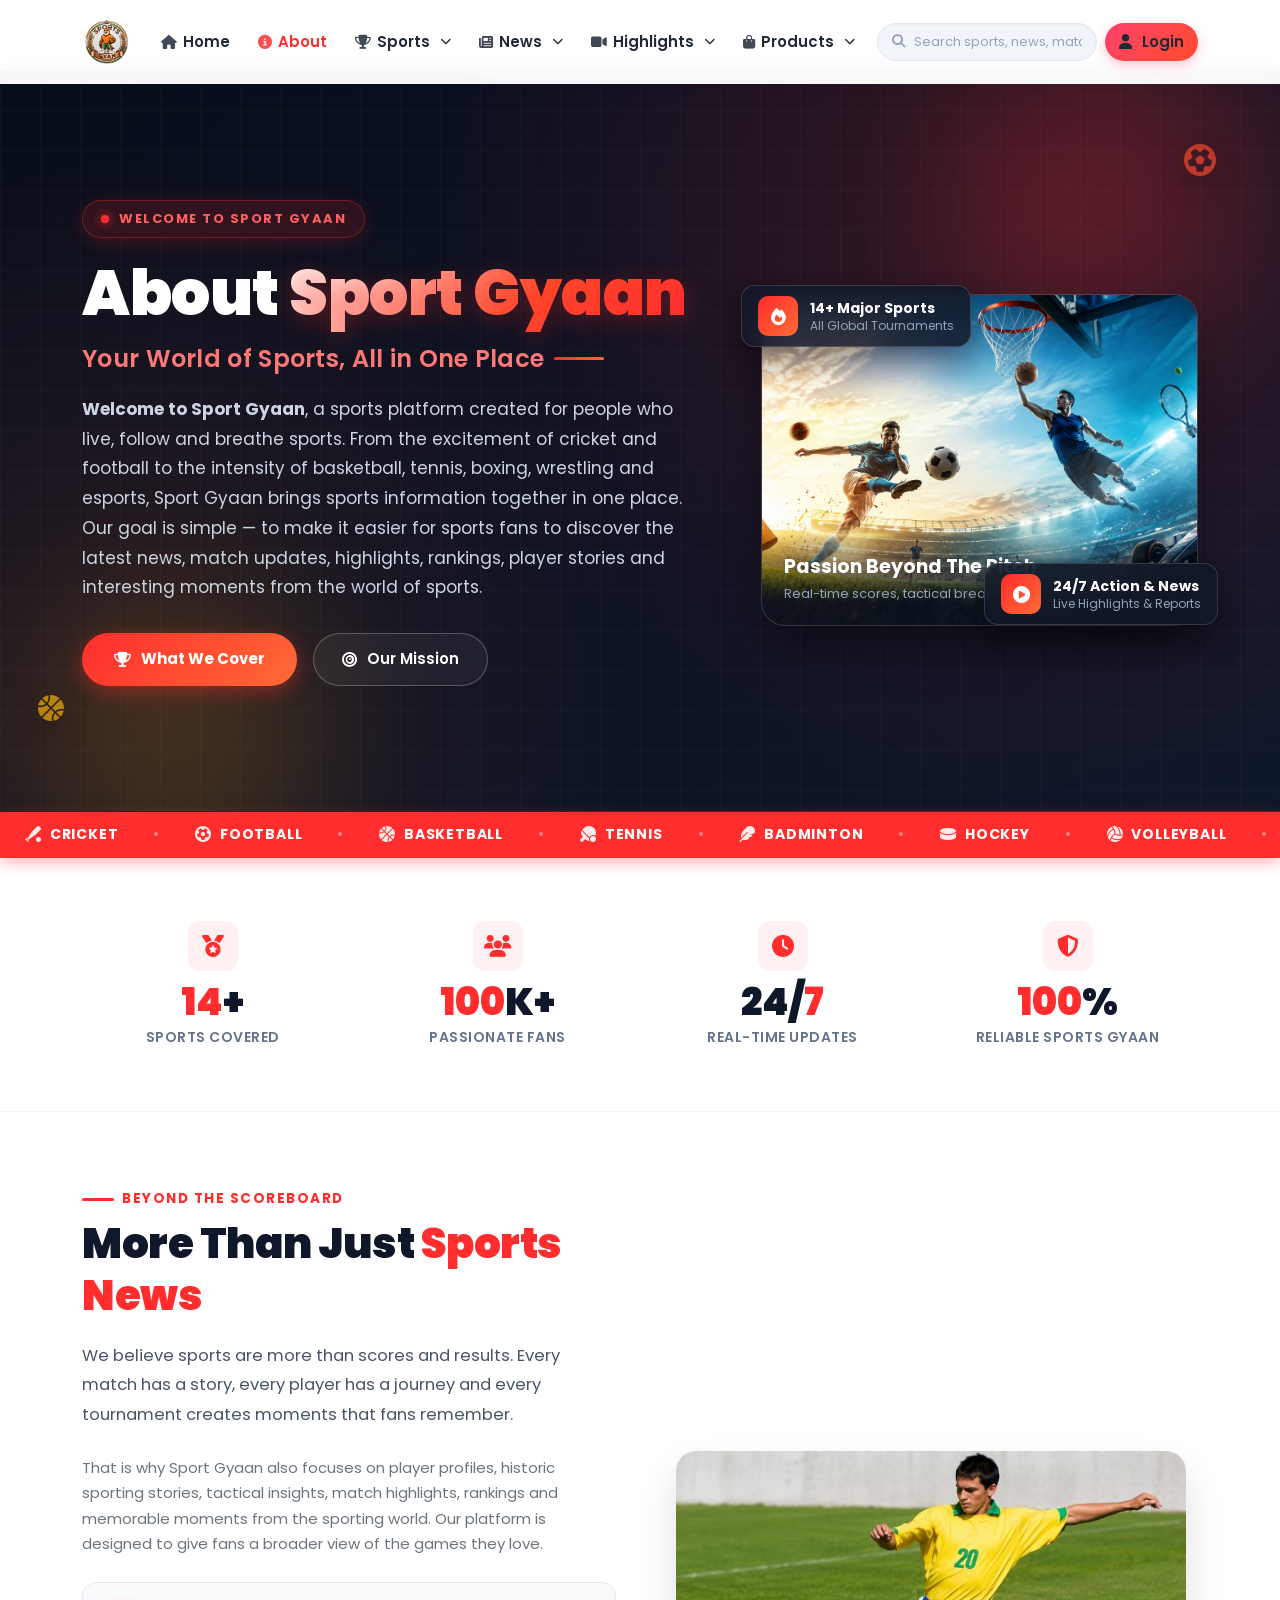
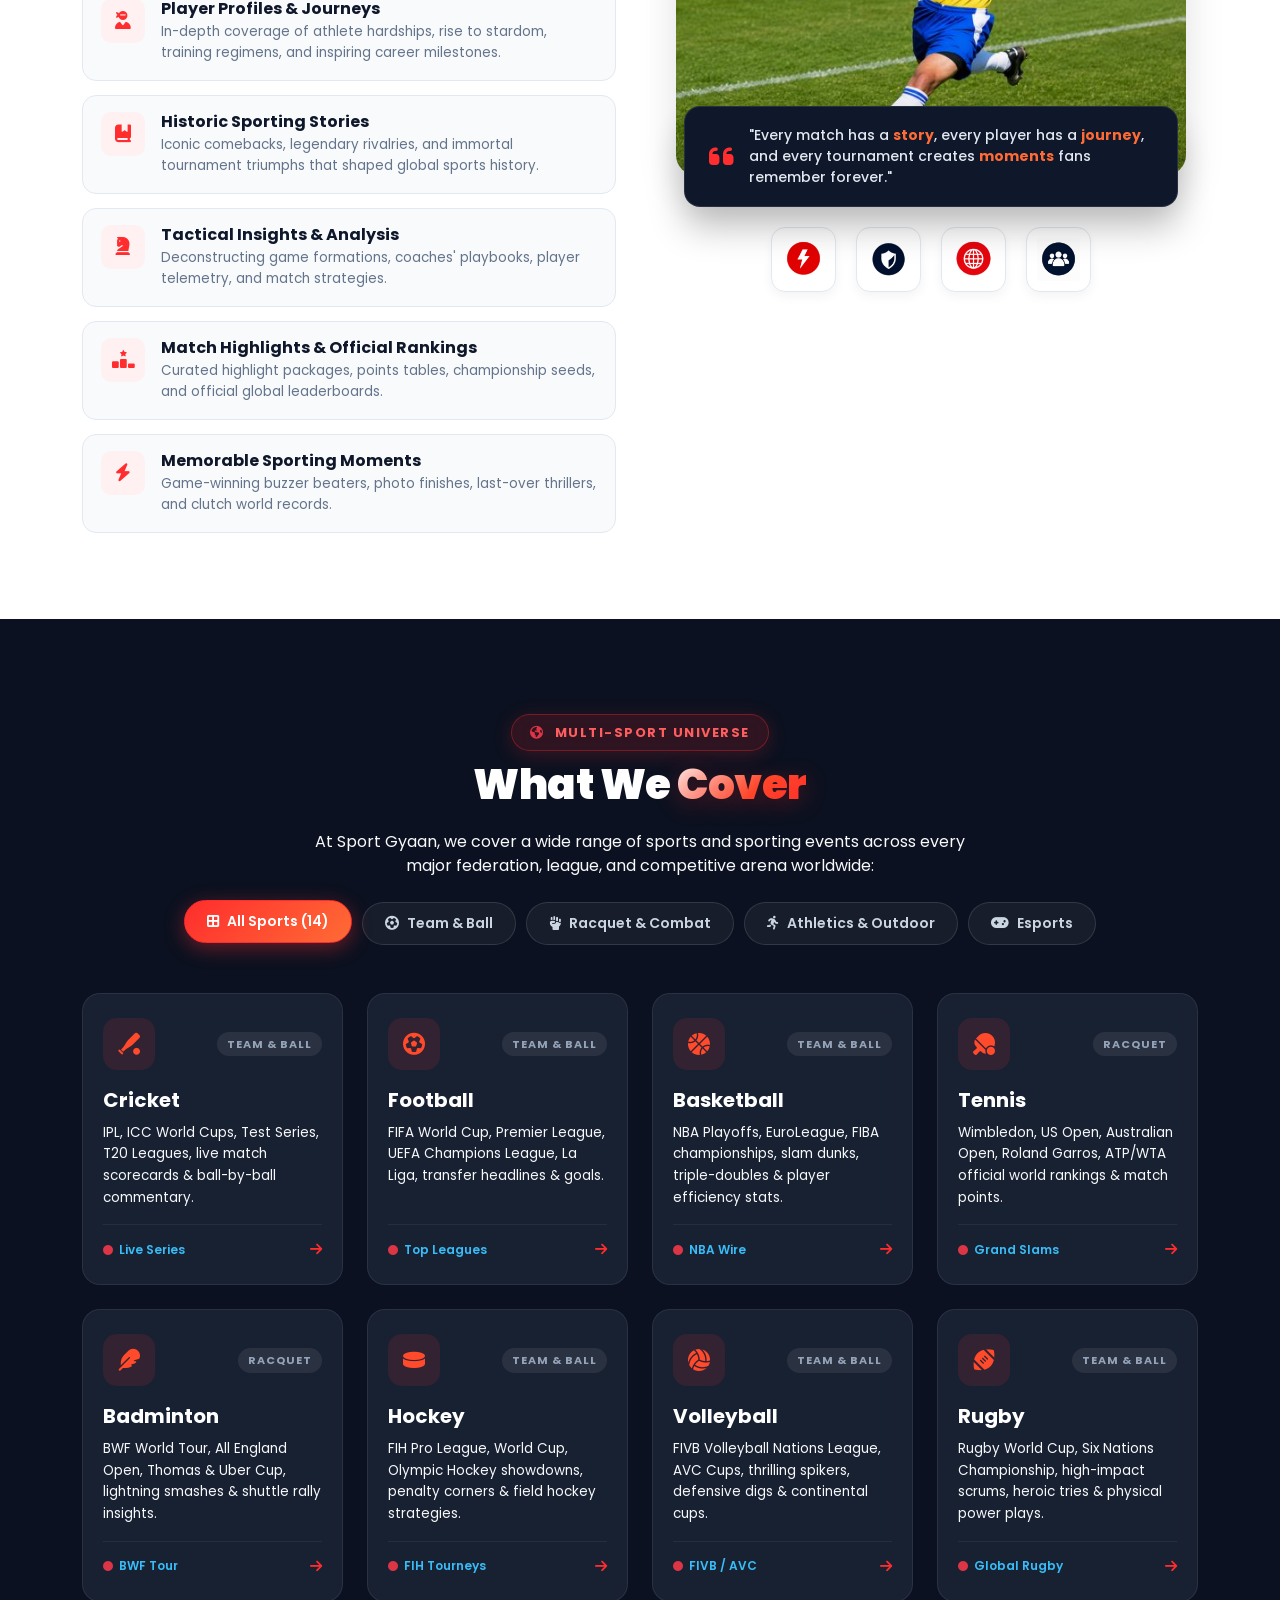
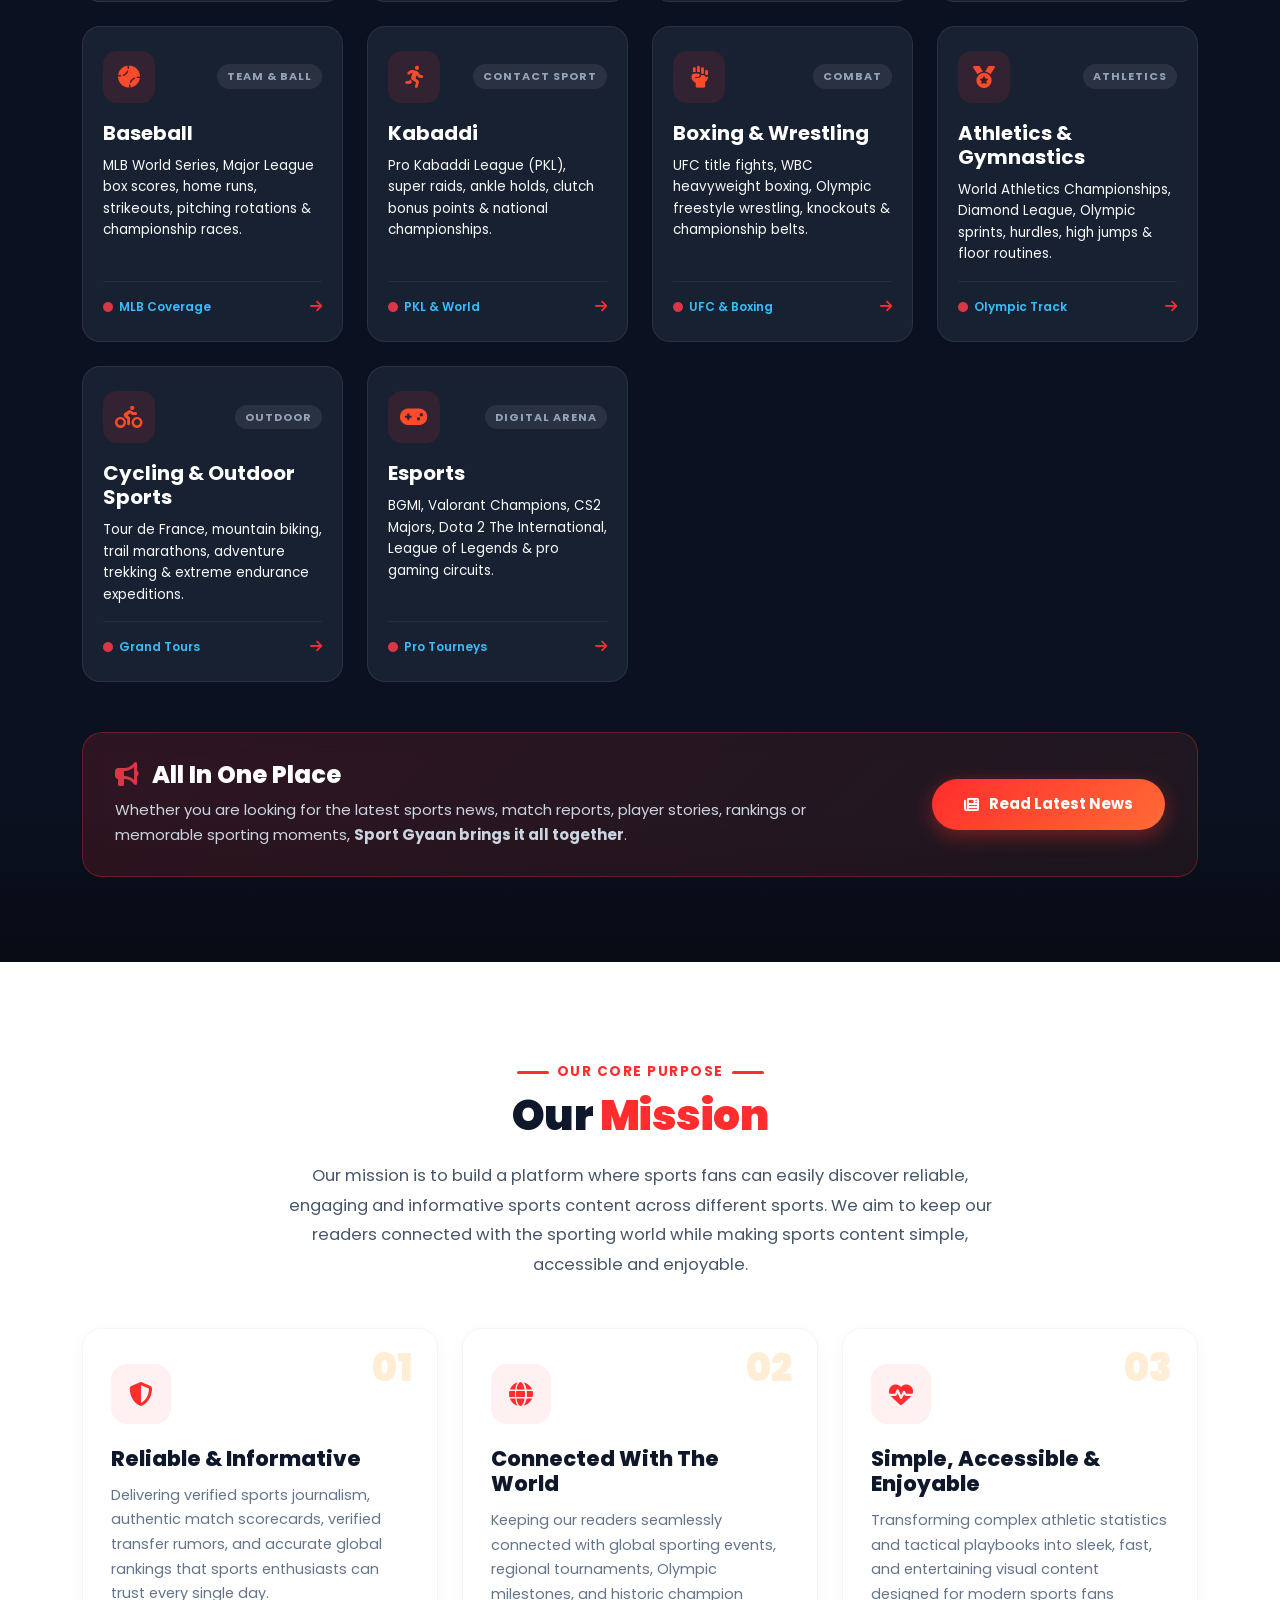
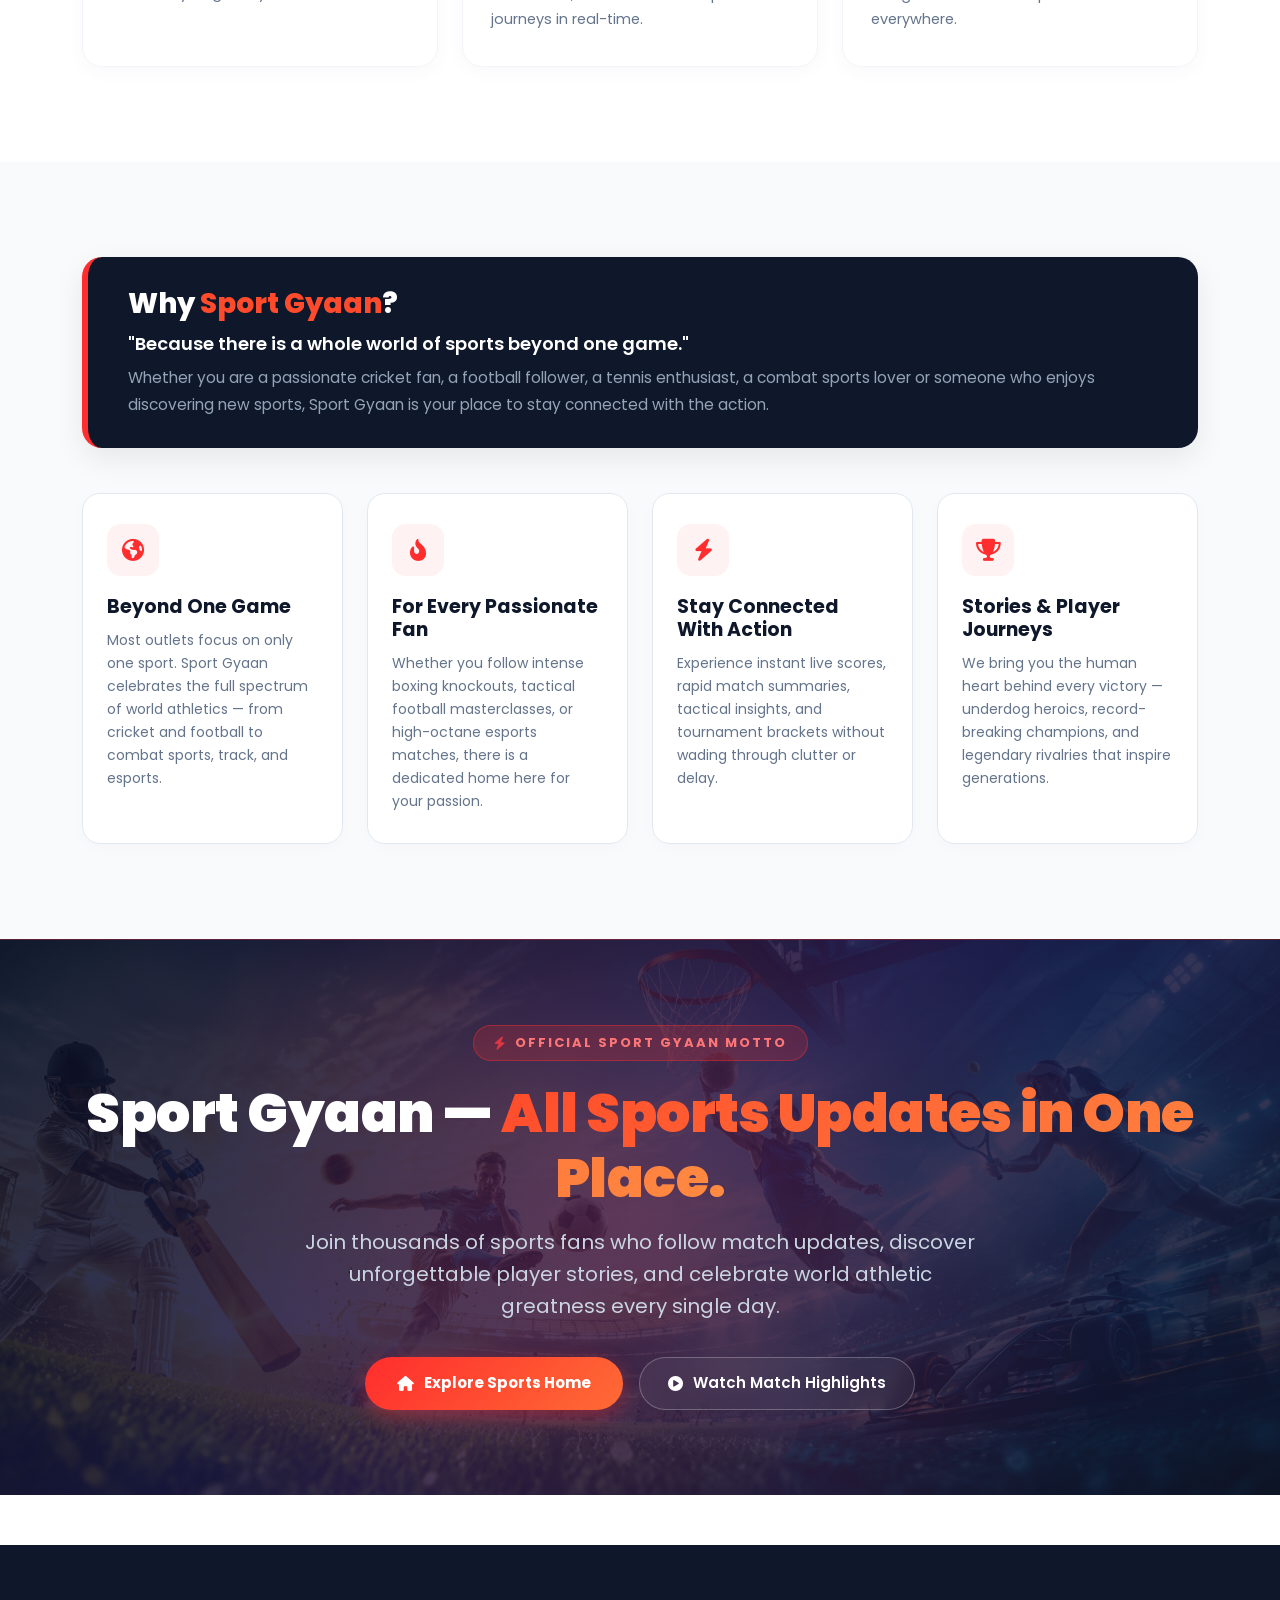
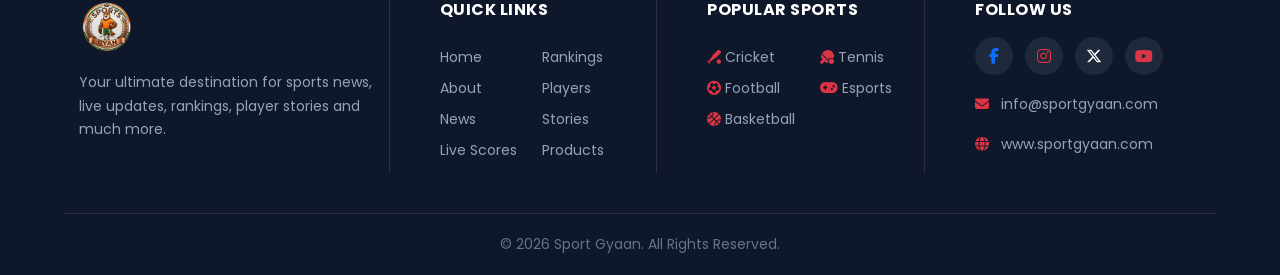
<file: about.html>
<!DOCTYPE html>
<html lang="en">
<head>
  <meta charset="UTF-8">
  <meta name="viewport" content="width=device-width, initial-scale=1.0">
  <title>About Sport Gyaan - Your World of Sports, All in One Place</title>

  <!-- Google Fonts: Poppins -->
  <link rel="preconnect" href="https://fonts.googleapis.com">
  <link rel="preconnect" href="https://fonts.gstatic.com" crossorigin>
  <link href="https://fonts.googleapis.com/css2?family=Poppins:wght@300;400;500;600;700;800;900&display=swap" rel="stylesheet">

  <!-- CSS Frameworks & Libraries -->
  <link href="https://cdn.jsdelivr.net/npm/bootstrap@5.3.2/dist/css/bootstrap.min.css" rel="stylesheet">
  <link rel="stylesheet" href="https://cdnjs.cloudflare.com/ajax/libs/animate.css/4.1.1/animate.min.css"/>
  <link rel="stylesheet" href="https://unpkg.com/aos@2.3.1/dist/aos.css"/>
  <link rel="stylesheet" href="https://cdnjs.cloudflare.com/ajax/libs/font-awesome/6.5.1/css/all.min.css">

  <!-- Custom Stylesheets -->
  <link rel="stylesheet" href="style.css">
  <link rel="stylesheet" href="about.css">
  <link rel="stylesheet" href="responsive-style.css">
</head>

<body>

  <!-- ==========================================================================
       Navbar
       ========================================================================== -->
  <nav class="navbar navbar-expand-lg fixed-top" id="navbar">
    <div class="container">
      <a class="navbar-brand" href="index.html">
        <img src="images/Sports Gyan Logo.png" class="logo" alt="Sport Gyaan Logo">
      </a>

      <!-- Mobile Quick Search Button -->
      <button class="mobile-search-btn d-lg-none" type="button" id="mobileSearchTrigger" aria-label="Open search">
        <i class="fa-solid fa-magnifying-glass"></i>
      </button>

      <!-- Clean Animated Hamburger Toggler -->
      <button class="navbar-toggler custom-toggler" type="button" data-bs-toggle="collapse" data-bs-target="#menu" aria-controls="menu" aria-expanded="false" aria-label="Toggle navigation">
        <span class="toggler-bar bar-top"></span>
        <span class="toggler-bar bar-mid"></span>
        <span class="toggler-bar bar-bot"></span>
      </button>

      <div class="collapse navbar-collapse" id="menu">
        <ul class="navbar-nav ms-auto align-items-lg-center">
          <li class="nav-item">
            <a class="nav-link" href="index.html">
              <i class="fa-solid fa-house nav-icon"></i> Home
            </a>
          </li>
          <li class="nav-item">
            <a class="nav-link active" href="about.html">
              <i class="fa-solid fa-circle-info nav-icon"></i> About
            </a>
          </li>

          <!-- Sports Dropdown with Sub-Categories -->
          <li class="nav-item dropdown custom-dropdown">
            <a class="nav-link custom-dropdown-toggle" href="#" role="button" data-bs-toggle="dropdown" aria-expanded="false">
              <i class="fa-solid fa-trophy nav-icon"></i> Sports <i class="fa-solid fa-chevron-down dropdown-arrow"></i>
            </a>
            <div class="dropdown-menu mega-menu">
              <div class="mobile-sub-accordion">
                <div class="row g-3">
                  <!-- Sub Category 1: Team & Ball Sports -->
                  <div class="col-lg-4 col-12">
                    <div class="sub-category-card">
                      <div class="sub-cat-toggle">
                        <span class="sub-cat-title">
                          <i class="fa-solid fa-futbol text-danger"></i> Team & Ball Sports
                        </span>
                        <i class="fa-solid fa-chevron-down sub-cat-chevron d-lg-none"></i>
                      </div>
                      <div class="sub-cat-content">
                        <ul class="sub-cat-list">
                          <li><a href="football.html"><i class="fa-solid fa-angle-right me-1"></i> Football</a></li>
                          <li><a href="index.html"><i class="fa-solid fa-angle-right me-1"></i> Cricket</a></li>
                          <li><a href="index.html"><i class="fa-solid fa-angle-right me-1"></i> Basketball</a></li>
                          <li><a href="index.html"><i class="fa-solid fa-angle-right me-1"></i> Hockey</a></li>
                          <li><a href="index.html"><i class="fa-solid fa-angle-right me-1"></i> Volleyball</a></li>
                          <li><a href="index.html"><i class="fa-solid fa-angle-right me-1"></i> Rugby</a></li>
                          <li><a href="index.html"><i class="fa-solid fa-angle-right me-1"></i> Baseball</a></li>
                          <li><a href="index.html"><i class="fa-solid fa-angle-right me-1"></i> Kabaddi</a></li>
                        </ul>
                      </div>
                    </div>
                  </div>

                  <!-- Sub Category 2: Racquet & Combat -->
                  <div class="col-lg-4 col-12">
                    <div class="sub-category-card">
                      <div class="sub-cat-toggle">
                        <span class="sub-cat-title">
                          <i class="fa-solid fa-hand-fist text-danger"></i> Racquet & Combat
                        </span>
                        <i class="fa-solid fa-chevron-down sub-cat-chevron d-lg-none"></i>
                      </div>
                      <div class="sub-cat-content">
                        <ul class="sub-cat-list">
                          <li><a href="index.html"><i class="fa-solid fa-angle-right me-1"></i> Tennis</a></li>
                          <li><a href="index.html"><i class="fa-solid fa-angle-right me-1"></i> Badminton</a></li>
                          <li><a href="index.html"><i class="fa-solid fa-angle-right me-1"></i> Table Tennis</a></li>
                          <li><a href="index.html"><i class="fa-solid fa-angle-right me-1"></i> Boxing</a></li>
                          <li><a href="index.html"><i class="fa-solid fa-angle-right me-1"></i> Wrestling</a></li>
                        </ul>
                      </div>
                    </div>
                  </div>

                  <!-- Sub Category 3: Outdoor & Athletics -->
                  <div class="col-lg-4 col-12">
                    <div class="sub-category-card">
                      <div class="sub-cat-toggle">
                        <span class="sub-cat-title">
                          <i class="fa-solid fa-person-running text-danger"></i> Outdoor & Athletics
                        </span>
                        <i class="fa-solid fa-chevron-down sub-cat-chevron d-lg-none"></i>
                      </div>
                      <div class="sub-cat-content">
                        <ul class="sub-cat-list">
                          <li><a href="index.html"><i class="fa-solid fa-angle-right me-1"></i> Athletics</a></li>
                          <li><a href="index.html"><i class="fa-solid fa-angle-right me-1"></i> Gymnastics</a></li>
                          <li><a href="index.html"><i class="fa-solid fa-angle-right me-1"></i> Cycling</a></li>
                          <li><a href="index.html"><i class="fa-solid fa-angle-right me-1"></i> Mountain Biking</a></li>
                          <li><a href="index.html"><i class="fa-solid fa-angle-right me-1"></i> Rock Climbing</a></li>
                        </ul>
                      </div>
                    </div>
                  </div>
                </div>
              </div>
            </div>
          </li>

          <!-- News Dropdown with Sub-Categories -->
          <li class="nav-item dropdown custom-dropdown">
            <a class="nav-link custom-dropdown-toggle" href="#" role="button" data-bs-toggle="dropdown" aria-expanded="false">
              <i class="fa-solid fa-newspaper nav-icon"></i> News <i class="fa-solid fa-chevron-down dropdown-arrow"></i>
            </a>
            <div class="dropdown-menu mega-menu">
              <div class="mobile-sub-accordion">
                <div class="row g-3">
                  <div class="col-lg-4 col-12">
                    <div class="sub-category-card">
                      <div class="sub-cat-toggle">
                        <span class="sub-cat-title">
                          <i class="fa-solid fa-bolt text-danger"></i> By Sport News
                        </span>
                        <i class="fa-solid fa-chevron-down sub-cat-chevron d-lg-none"></i>
                      </div>
                      <div class="sub-cat-content">
                        <ul class="sub-cat-list">
                          <li><a href="football.html"><i class="fa-solid fa-angle-right me-1"></i> Football News</a></li>
                          <li><a href="index.html"><i class="fa-solid fa-angle-right me-1"></i> Cricket Updates</a></li>
                          <li><a href="index.html"><i class="fa-solid fa-angle-right me-1"></i> Basketball Wire</a></li>
                          <li><a href="index.html"><i class="fa-solid fa-angle-right me-1"></i> Tennis & Rackets</a></li>
                          <li><a href="index.html"><i class="fa-solid fa-angle-right me-1"></i> Esports Arena</a></li>
                        </ul>
                      </div>
                    </div>
                  </div>

                  <div class="col-lg-4 col-12">
                    <div class="sub-category-card">
                      <div class="sub-cat-toggle">
                        <span class="sub-cat-title">
                          <i class="fa-solid fa-fire text-danger"></i> Headlines & Transfers
                        </span>
                        <i class="fa-solid fa-chevron-down sub-cat-chevron d-lg-none"></i>
                      </div>
                      <div class="sub-cat-content">
                        <ul class="sub-cat-list">
                          <li><a href="index.html"><i class="fa-solid fa-angle-right me-1"></i> Breaking News</a></li>
                          <li><a href="index.html"><i class="fa-solid fa-angle-right me-1"></i> Transfer Rumors</a></li>
                          <li><a href="index.html"><i class="fa-solid fa-angle-right me-1"></i> Match Reports</a></li>
                          <li><a href="index.html"><i class="fa-solid fa-angle-right me-1"></i> Injury Bulletins</a></li>
                        </ul>
                      </div>
                    </div>
                  </div>

                  <div class="col-lg-4 col-12">
                    <div class="sub-category-card">
                      <div class="sub-cat-toggle">
                        <span class="sub-cat-title">
                          <i class="fa-solid fa-chart-line text-danger"></i> Features & Analysis
                        </span>
                        <i class="fa-solid fa-chevron-down sub-cat-chevron d-lg-none"></i>
                      </div>
                      <div class="sub-cat-content">
                        <ul class="sub-cat-list">
                          <li><a href="index.html"><i class="fa-solid fa-angle-right me-1"></i> Player Profiles</a></li>
                          <li><a href="index.html"><i class="fa-solid fa-angle-right me-1"></i> Tactical Breakdowns</a></li>
                          <li><a href="index.html"><i class="fa-solid fa-angle-right me-1"></i> Historic Legends</a></li>
                          <li><a href="index.html"><i class="fa-solid fa-angle-right me-1"></i> Exclusive Interviews</a></li>
                        </ul>
                      </div>
                    </div>
                  </div>
                </div>
              </div>
            </div>
          </li>

          <!-- Highlights Dropdown with Sub-Categories -->
          <li class="nav-item dropdown custom-dropdown">
            <a class="nav-link custom-dropdown-toggle" href="#" role="button" data-bs-toggle="dropdown" aria-expanded="false">
              <i class="fa-solid fa-video nav-icon"></i> Highlights <i class="fa-solid fa-chevron-down dropdown-arrow"></i>
            </a>
            <div class="dropdown-menu mega-menu">
              <div class="mobile-sub-accordion">
                <div class="row g-3">
                  <div class="col-lg-4 col-12">
                    <div class="sub-category-card">
                      <div class="sub-cat-toggle">
                        <span class="sub-cat-title">
                          <i class="fa-solid fa-circle-play text-danger"></i> Match Highlights
                        </span>
                        <i class="fa-solid fa-chevron-down sub-cat-chevron d-lg-none"></i>
                      </div>
                      <div class="sub-cat-content">
                        <ul class="sub-cat-list">
                          <li><a href="index.html#section3"><i class="fa-solid fa-angle-right me-1"></i> Cricket IPL & T20s</a></li>
                          <li><a href="index.html#section3"><i class="fa-solid fa-angle-right me-1"></i> Football Leagues</a></li>
                          <li><a href="index.html#section3"><i class="fa-solid fa-angle-right me-1"></i> NBA Basketball</a></li>
                          <li><a href="index.html#section3"><i class="fa-solid fa-angle-right me-1"></i> UFC & Boxing Fights</a></li>
                        </ul>
                      </div>
                    </div>
                  </div>

                  <div class="col-lg-4 col-12">
                    <div class="sub-category-card">
                      <div class="sub-cat-toggle">
                        <span class="sub-cat-title">
                          <i class="fa-solid fa-earth-americas text-danger"></i> Tournaments
                        </span>
                        <i class="fa-solid fa-chevron-down sub-cat-chevron d-lg-none"></i>
                      </div>
                      <div class="sub-cat-content">
                        <ul class="sub-cat-list">
                          <li><a href="index.html"><i class="fa-solid fa-angle-right me-1"></i> FIFA World Cup 2026</a></li>
                          <li><a href="index.html"><i class="fa-solid fa-angle-right me-1"></i> Winter Olympics 2026</a></li>
                          <li><a href="index.html"><i class="fa-solid fa-angle-right me-1"></i> AVC Volleyball Cup</a></li>
                        </ul>
                      </div>
                    </div>
                  </div>

                  <div class="col-lg-4 col-12">
                    <div class="sub-category-card">
                      <div class="sub-cat-toggle">
                        <span class="sub-cat-title">
                          <i class="fa-solid fa-star text-danger"></i> Viral Moments
                        </span>
                        <i class="fa-solid fa-chevron-down sub-cat-chevron d-lg-none"></i>
                      </div>
                      <div class="sub-cat-content">
                        <ul class="sub-cat-list">
                          <li><a href="index.html"><i class="fa-solid fa-angle-right me-1"></i> Top 10 Goals</a></li>
                          <li><a href="index.html"><i class="fa-solid fa-angle-right me-1"></i> Great Catches</a></li>
                          <li><a href="index.html"><i class="fa-solid fa-angle-right me-1"></i> Knockouts of Month</a></li>
                        </ul>
                      </div>
                    </div>
                  </div>
                </div>
              </div>
            </div>
          </li>

          <!-- Products Dropdown with Sub-Categories -->
          <li class="nav-item dropdown custom-dropdown">
            <a class="nav-link custom-dropdown-toggle" href="#" role="button" data-bs-toggle="dropdown" aria-expanded="false">
              <i class="fa-solid fa-bag-shopping nav-icon"></i> Products <i class="fa-solid fa-chevron-down dropdown-arrow"></i>
            </a>
            <div class="dropdown-menu mega-menu">
              <div class="mobile-sub-accordion">
                <div class="row g-3">
                  <div class="col-lg-4 col-12">
                    <div class="sub-category-card">
                      <div class="sub-cat-toggle">
                        <span class="sub-cat-title">
                          <i class="fa-solid fa-shirt text-danger"></i> Sportswear
                        </span>
                        <i class="fa-solid fa-chevron-down sub-cat-chevron d-lg-none"></i>
                      </div>
                      <div class="sub-cat-content">
                        <ul class="sub-cat-list">
                          <li><a href="#"><i class="fa-solid fa-angle-right me-1"></i> Official Jerseys</a></li>
                          <li><a href="#"><i class="fa-solid fa-angle-right me-1"></i> Training Kits</a></li>
                          <li><a href="#"><i class="fa-solid fa-angle-right me-1"></i> Tracksuits & Hoodies</a></li>
                        </ul>
                      </div>
                    </div>
                  </div>

                  <div class="col-lg-4 col-12">
                    <div class="sub-category-card">
                      <div class="sub-cat-toggle">
                        <span class="sub-cat-title">
                          <i class="fa-solid fa-baseball-bat-ball text-danger"></i> Equipment & Gear
                        </span>
                        <i class="fa-solid fa-chevron-down sub-cat-chevron d-lg-none"></i>
                      </div>
                      <div class="sub-cat-content">
                        <ul class="sub-cat-list">
                          <li><a href="#"><i class="fa-solid fa-angle-right me-1"></i> Cricket Bats & Kits</a></li>
                          <li><a href="#"><i class="fa-solid fa-angle-right me-1"></i> Footballs & Gloves</a></li>
                          <li><a href="#"><i class="fa-solid fa-angle-right me-1"></i> Racquets & Shuttles</a></li>
                        </ul>
                      </div>
                    </div>
                  </div>

                  <div class="col-lg-4 col-12">
                    <div class="sub-category-card">
                      <div class="sub-cat-toggle">
                        <span class="sub-cat-title">
                          <i class="fa-solid fa-shoe-prints text-danger"></i> Footwear & More
                        </span>
                        <i class="fa-solid fa-chevron-down sub-cat-chevron d-lg-none"></i>
                      </div>
                      <div class="sub-cat-content">
                        <ul class="sub-cat-list">
                          <li><a href="#"><i class="fa-solid fa-angle-right me-1"></i> Turf & Cleats</a></li>
                          <li><a href="#"><i class="fa-solid fa-angle-right me-1"></i> Running Shoes</a></li>
                          <li><a href="#"><i class="fa-solid fa-angle-right me-1"></i> Gym Bags & Bottles</a></li>
                        </ul>
                      </div>
                    </div>
                  </div>
                </div>
              </div>
            </div>
          </li>

          <!-- Navbar Search Component -->
          <li class="nav-item nav-search-item ms-lg-2 position-relative">
            <div class="nav-search-wrapper" id="navSearchWrapper">
              <i class="fa-solid fa-magnifying-glass nav-search-icon" aria-hidden="true"></i>
              <input 
                type="text" 
                class="form-control nav-search-input" 
                id="navSearchInput" 
                placeholder="Search sports, news, matches..." 
                autocomplete="off" 
                spellcheck="false"
                aria-label="Search sports and news"
              >
              <button type="button" class="nav-search-clear" id="searchClearBtn" aria-label="Clear search" style="display: none;">
                <i class="fa-solid fa-xmark"></i>
              </button>
            </div>
            <!-- Live Search Suggestions Dropdown -->
            <div class="search-results-dropdown" id="searchResultsDropdown" style="display: none;">
              <div class="search-results-header">
                <span class="search-count" id="searchCount">Sport Gyaan Search</span>
                <span class="search-hint"><kbd>Enter</kbd> to open</span>
              </div>
              <div class="search-results-list" id="searchResultsList"></div>
            </div>
          </li>

          <!-- Desktop Login Nav Item -->
          <li class="nav-item d-none d-lg-block ms-lg-2">
            <a class="nav-link nav-login-btn text-white" href="#">
              <i class="fa-solid fa-user me-1"></i> Login
            </a>
          </li>
        </ul>

        <!-- Mobile Login Button -->
        <div class="mobile-login-box d-lg-none">
          <a href="#" class="btn-login-mobile">
            <i class="fa-solid fa-user"></i> Login / Sign In
          </a>
        </div>
      </div>
    </div>
  </nav>

  <!-- ==========================================================================
       1. HERO BANNER SECTION (Content from docx)
       ========================================================================== -->
  <section class="about-hero-section">
    <!-- Ambient Sports Glow Orbs -->
    <div class="hero-glow-orb hero-glow-orb-1"></div>
    <div class="hero-glow-orb hero-glow-orb-2"></div>

    <!-- Floating Sports Background Spheres -->
    <i class="fa-solid fa-futbol sports-floating-ball sports-ball-1"></i>
    <i class="fa-solid fa-basketball sports-floating-ball sports-ball-2"></i>

    <div class="container position-relative" style="z-index: 2;">
      <div class="row align-items-center g-5">
        <!-- Hero Left Column: Heading & Text from Docx -->
        <div class="col-lg-7 col-12" data-aos="fade-right" data-aos-duration="900">
          <div class="hero-pill-badge">
            <span class="badge-dot"></span>
            <span>Welcome to Sport Gyaan</span>
          </div>

          <h1 class="about-hero-title">
            About <span class="text-sports-gradient">Sport Gyaan</span>
          </h1>

          <div class="about-hero-tagline">
            Your World of Sports, All in One Place
          </div>

          <p class="about-hero-desc">
            <strong>Welcome to Sport Gyaan</strong>, a sports platform created for people who live, follow and breathe sports.
            From the excitement of cricket and football to the intensity of basketball, tennis, boxing, wrestling and esports, Sport Gyaan brings sports information together in one place. Our goal is simple &mdash; to make it easier for sports fans to discover the latest news, match updates, highlights, rankings, player stories and interesting moments from the world of sports.
          </p>

          <div class="hero-cta-group">
            <a href="#what-we-cover" class="btn-sports-primary">
              <i class="fa-solid fa-trophy"></i> What We Cover
            </a>
            <a href="#our-mission" class="btn-sports-outline">
              <i class="fa-solid fa-bullseye"></i> Our Mission
            </a>
          </div>
        </div>

        <!-- Hero Right Column: High-Impact 3D Card with Floating Elements -->
        <div class="col-lg-5 col-12" data-aos="fade-left" data-aos-duration="1000">
          <div class="hero-visual-wrapper">
            <!-- Floating Badge 1 -->
            <div class="floating-badge floating-badge-1">
              <div class="floating-badge-icon">
                <i class="fa-solid fa-fire"></i>
              </div>
              <div class="floating-badge-text">
                <strong>14+ Major Sports</strong>
                <span>All Global Tournaments</span>
              </div>
            </div>

            <!-- Main Dynamic Card -->
            <div class="hero-main-card">
              <img src="images/011.png" alt="Sport Gyaan Stadium Action">
              <div class="hero-card-overlay">
                <h5>Passion Beyond The Pitch</h5>
                <p>Real-time scores, tactical breakdowns, rankings & stories.</p>
              </div>
            </div>

            <!-- Floating Badge 2 -->
            <div class="floating-badge floating-badge-2">
              <div class="floating-badge-icon">
                <i class="fa-solid fa-circle-play"></i>
              </div>
              <div class="floating-badge-text">
                <strong>24/7 Action & News</strong>
                <span>Live Highlights & Reports</span>
              </div>
            </div>
          </div>
        </div>
      </div>
    </div>
  </section>

  <!-- ==========================================================================
       2. DYNAMIC INFINITE SPORTS MARQUEE TICKER
       ========================================================================== -->
  <div class="sports-ticker-container">
    <div class="sports-ticker-track">
      <span class="ticker-item"><i class="fa-solid fa-baseball-bat-ball"></i> CRICKET</span>
      <span class="ticker-divider">•</span>
      <span class="ticker-item"><i class="fa-solid fa-futbol"></i> FOOTBALL</span>
      <span class="ticker-divider">•</span>
      <span class="ticker-item"><i class="fa-solid fa-basketball"></i> BASKETBALL</span>
      <span class="ticker-divider">•</span>
      <span class="ticker-item"><i class="fa-solid fa-table-tennis-paddle-ball"></i> TENNIS</span>
      <span class="ticker-divider">•</span>
      <span class="ticker-item"><i class="fa-solid fa-feather"></i> BADMINTON</span>
      <span class="ticker-divider">•</span>
      <span class="ticker-item"><i class="fa-solid fa-hockey-puck"></i> HOCKEY</span>
      <span class="ticker-divider">•</span>
      <span class="ticker-item"><i class="fa-solid fa-volleyball"></i> VOLLEYBALL</span>
      <span class="ticker-divider">•</span>
      <span class="ticker-item"><i class="fa-solid fa-football"></i> RUGBY</span>
      <span class="ticker-divider">•</span>
      <span class="ticker-item"><i class="fa-solid fa-baseball"></i> BASEBALL</span>
      <span class="ticker-divider">•</span>
      <span class="ticker-item"><i class="fa-solid fa-person-running"></i> KABADDI</span>
      <span class="ticker-divider">•</span>
      <span class="ticker-item"><i class="fa-solid fa-hand-fist"></i> BOXING & WRESTLING</span>
      <span class="ticker-divider">•</span>
      <span class="ticker-item"><i class="fa-solid fa-medal"></i> ATHLETICS & GYMNASTICS</span>
      <span class="ticker-divider">•</span>
      <span class="ticker-item"><i class="fa-solid fa-person-biking"></i> CYCLING & OUTDOOR</span>
      <span class="ticker-divider">•</span>
      <span class="ticker-item"><i class="fa-solid fa-gamepad"></i> ESPORTS</span>
      <span class="ticker-divider">•</span>
      <!-- Duplicate track for seamless infinite loop -->
      <span class="ticker-item"><i class="fa-solid fa-baseball-bat-ball"></i> CRICKET</span>
      <span class="ticker-divider">•</span>
      <span class="ticker-item"><i class="fa-solid fa-futbol"></i> FOOTBALL</span>
      <span class="ticker-divider">•</span>
      <span class="ticker-item"><i class="fa-solid fa-basketball"></i> BASKETBALL</span>
      <span class="ticker-divider">•</span>
      <span class="ticker-item"><i class="fa-solid fa-table-tennis-paddle-ball"></i> TENNIS</span>
      <span class="ticker-divider">•</span>
      <span class="ticker-item"><i class="fa-solid fa-feather"></i> BADMINTON</span>
      <span class="ticker-divider">•</span>
      <span class="ticker-item"><i class="fa-solid fa-hockey-puck"></i> HOCKEY</span>
      <span class="ticker-divider">•</span>
      <span class="ticker-item"><i class="fa-solid fa-volleyball"></i> VOLLEYBALL</span>
      <span class="ticker-divider">•</span>
      <span class="ticker-item"><i class="fa-solid fa-football"></i> RUGBY</span>
      <span class="ticker-divider">•</span>
      <span class="ticker-item"><i class="fa-solid fa-baseball"></i> BASEBALL</span>
      <span class="ticker-divider">•</span>
      <span class="ticker-item"><i class="fa-solid fa-person-running"></i> KABADDI</span>
      <span class="ticker-divider">•</span>
      <span class="ticker-item"><i class="fa-solid fa-hand-fist"></i> BOXING & WRESTLING</span>
      <span class="ticker-divider">•</span>
      <span class="ticker-item"><i class="fa-solid fa-medal"></i> ATHLETICS & GYMNASTICS</span>
      <span class="ticker-divider">•</span>
      <span class="ticker-item"><i class="fa-solid fa-person-biking"></i> CYCLING & OUTDOOR</span>
      <span class="ticker-divider">•</span>
      <span class="ticker-item"><i class="fa-solid fa-gamepad"></i> ESPORTS</span>
    </div>
  </div>

  <!-- ==========================================================================
       3. LIVE STATS / METRICS BAR
       ========================================================================== -->
  <section class="about-stats-section">
    <div class="container">
      <div class="row g-4 justify-content-center">
        <div class="col-lg-3 col-6" data-aos="fade-up" data-aos-delay="100">
          <div class="stat-box">
            <div class="stat-icon">
              <i class="fa-solid fa-medal"></i>
            </div>
            <div class="stat-number"><span class="counter" data-target="14">14</span>+</div>
            <p class="stat-label">Sports Covered</p>
          </div>
        </div>

        <div class="col-lg-3 col-6" data-aos="fade-up" data-aos-delay="200">
          <div class="stat-box">
            <div class="stat-icon">
              <i class="fa-solid fa-users"></i>
            </div>
            <div class="stat-number"><span class="counter" data-target="100">100</span>K+</div>
            <p class="stat-label">Passionate Fans</p>
          </div>
        </div>

        <div class="col-lg-3 col-6" data-aos="fade-up" data-aos-delay="300">
          <div class="stat-box">
            <div class="stat-icon">
              <i class="fa-solid fa-clock"></i>
            </div>
            <div class="stat-number">24/<span>7</span></div>
            <p class="stat-label">Real-Time Updates</p>
          </div>
        </div>

        <div class="col-lg-3 col-6" data-aos="fade-up" data-aos-delay="400">
          <div class="stat-box">
            <div class="stat-icon">
              <i class="fa-solid fa-shield-halved"></i>
            </div>
            <div class="stat-number"><span class="counter" data-target="100">100</span>%</div>
            <p class="stat-label">Reliable Sports Gyaan</p>
          </div>
        </div>
      </div>
    </div>
  </section>

  <!-- ==========================================================================
       4. MORE THAN JUST SPORTS NEWS (Dedicated Section from docx)
       ========================================================================== -->
  <section class="py-5" id="more-than-news">
    <div class="container py-4">
      <div class="row align-items-center g-5">
        <!-- Text & Story Content -->
        <div class="col-lg-6 col-12" data-aos="fade-right">
          <div class="section-headline-tag">
            <span class="tag-line"></span>
            <span>Beyond The Scoreboard</span>
          </div>

          <h2 class="sports-section-title">
            More Than Just <span>Sports News</span>
          </h2>

          <p class="sports-lead-text">
            We believe sports are more than scores and results. Every match has a story, every player has a journey and every tournament creates moments that fans remember.
          </p>

          <p class="text-secondary" style="font-size: 15px; line-height: 1.7; margin-bottom: 25px;">
            That is why Sport Gyaan also focuses on player profiles, historic sporting stories, tactical insights, match highlights, rankings and memorable moments from the sporting world. Our platform is designed to give fans a broader view of the games they love.
          </p>

          <!-- 5 Strategic Content Pillars -->
          <div class="story-pillars-list">
            <div class="story-pillar-card" data-aos="fade-up" data-aos-delay="100">
              <div class="story-pillar-icon">
                <i class="fa-solid fa-user-ninja"></i>
              </div>
              <div class="story-pillar-content">
                <h5>Player Profiles & Journeys</h5>
                <p>In-depth coverage of athlete hardships, rise to stardom, training regimens, and inspiring career milestones.</p>
              </div>
            </div>

            <div class="story-pillar-card" data-aos="fade-up" data-aos-delay="200">
              <div class="story-pillar-icon">
                <i class="fa-solid fa-book-bookmark"></i>
              </div>
              <div class="story-pillar-content">
                <h5>Historic Sporting Stories</h5>
                <p>Iconic comebacks, legendary rivalries, and immortal tournament triumphs that shaped global sports history.</p>
              </div>
            </div>

            <div class="story-pillar-card" data-aos="fade-up" data-aos-delay="300">
              <div class="story-pillar-icon">
                <i class="fa-solid fa-chess-knight"></i>
              </div>
              <div class="story-pillar-content">
                <h5>Tactical Insights & Analysis</h5>
                <p>Deconstructing game formations, coaches' playbooks, player telemetry, and match strategies.</p>
              </div>
            </div>

            <div class="story-pillar-card" data-aos="fade-up" data-aos-delay="400">
              <div class="story-pillar-icon">
                <i class="fa-solid fa-ranking-star"></i>
              </div>
              <div class="story-pillar-content">
                <h5>Match Highlights & Official Rankings</h5>
                <p>Curated highlight packages, points tables, championship seeds, and official global leaderboards.</p>
              </div>
            </div>

            <div class="story-pillar-card" data-aos="fade-up" data-aos-delay="500">
              <div class="story-pillar-icon">
                <i class="fa-solid fa-bolt"></i>
              </div>
              <div class="story-pillar-content">
                <h5>Memorable Sporting Moments</h5>
                <p>Game-winning buzzer beaters, photo finishes, last-over thrillers, and clutch world records.</p>
              </div>
            </div>
          </div>
        </div>

        <!-- Right Side Visual Collage -->
        <div class="col-lg-6 col-12" data-aos="fade-left">
          <div class="feature-visual-box">
            <img src="images/image 1.jpg" alt="Athletes in Action - Sport Gyaan" class="feature-img-main">

            <div class="quote-highlight-box">
              <i class="fa-solid fa-quote-left quote-icon"></i>
              <p>
                "Every match has a <strong>story</strong>, every player has a <strong>journey</strong>, and every tournament creates <strong>moments</strong> fans remember forever."
              </p>
            </div>
          </div>

          <!-- Quick Partner/Category Badges Below Collage -->
          <div class="partner-icons justify-content-center mt-4 pt-3">
            <img src="images/01.png" class="icon" alt="Sports Icon 1" title="Global Coverage">
            <img src="images/02.png" class="icon" alt="Sports Icon 2" title="Championship Events">
            <img src="images/03.png" class="icon" alt="Sports Icon 3" title="Athlete Community">
            <img src="images/04.png" class="icon" alt="Sports Icon 4" title="Live Analytics">
          </div>
        </div>
      </div>
    </div>
  </section>

  <!-- ==========================================================================
       5. WHAT WE COVER (All 14 Sports Listed in Docx)
       ========================================================================== -->
  <section class="what-we-cover-section" id="what-we-cover">
    <div class="container position-relative" style="z-index: 2;">
      <div class="text-center mb-5" data-aos="fade-up">
        <div class="hero-pill-badge mb-2">
          <i class="fa-solid fa-earth-americas text-danger"></i>
          <span>Multi-Sport Universe</span>
        </div>
        <h2 class="sports-section-title text-white">
          What We <span class="text-sports-gradient">Cover</span>
        </h2>
        <p class="coverage-intro mx-auto" style="max-width: 680px; font-size: 16px;">
          At Sport Gyaan, we cover a wide range of sports and sporting events across every major federation, league, and competitive arena worldwide:
        </p>

        <!-- Interactive Category Filter -->
        <div class="sports-filter-nav mt-4">
          <button class="sports-filter-btn active" data-filter="all">
            <i class="fa-solid fa-border-all"></i> All Sports (14)
          </button>
          <button class="sports-filter-btn" data-filter="ball">
            <i class="fa-solid fa-futbol"></i> Team & Ball
          </button>
          <button class="sports-filter-btn" data-filter="combat">
            <i class="fa-solid fa-hand-fist"></i> Racquet & Combat
          </button>
          <button class="sports-filter-btn" data-filter="outdoor">
            <i class="fa-solid fa-person-running"></i> Athletics & Outdoor
          </button>
          <button class="sports-filter-btn" data-filter="esports">
            <i class="fa-solid fa-gamepad"></i> Esports
          </button>
        </div>
      </div>

      <!-- 14 Sports Grid from Docx -->
      <div class="row g-4" id="sportsGrid">
        <!-- 1. Cricket -->
        <div class="col-lg-3 col-md-4 col-sm-6 col-12 sport-card-item" data-category="ball" data-aos="fade-up" data-aos-delay="50">
          <div class="sport-glass-card">
            <div>
              <div class="sport-card-top">
                <div class="sport-badge-icon"><i class="fa-solid fa-baseball-bat-ball"></i></div>
                <span class="sport-category-tag">Team & Ball</span>
              </div>
              <h4>Cricket</h4>
              <p>IPL, ICC World Cups, Test Series, T20 Leagues, live match scorecards & ball-by-ball commentary.</p>
            </div>
            <div class="sport-card-footer">
              <span class="sport-badge-live"><i class="fa-solid fa-circle text-danger"></i> Live Series</span>
              <a href="index.html" class="sport-action-arrow"><i class="fa-solid fa-arrow-right"></i></a>
            </div>
          </div>
        </div>

        <!-- 2. Football -->
        <div class="col-lg-3 col-md-4 col-sm-6 col-12 sport-card-item" data-category="ball" data-aos="fade-up" data-aos-delay="100">
          <div class="sport-glass-card">
            <div>
              <div class="sport-card-top">
                <div class="sport-badge-icon"><i class="fa-solid fa-futbol"></i></div>
                <span class="sport-category-tag">Team & Ball</span>
              </div>
              <h4>Football</h4>
              <p>FIFA World Cup, Premier League, UEFA Champions League, La Liga, transfer headlines & goals.</p>
            </div>
            <div class="sport-card-footer">
              <span class="sport-badge-live"><i class="fa-solid fa-circle text-danger"></i> Top Leagues</span>
              <a href="index.html" class="sport-action-arrow"><i class="fa-solid fa-arrow-right"></i></a>
            </div>
          </div>
        </div>

        <!-- 3. Basketball -->
        <div class="col-lg-3 col-md-4 col-sm-6 col-12 sport-card-item" data-category="ball" data-aos="fade-up" data-aos-delay="150">
          <div class="sport-glass-card">
            <div>
              <div class="sport-card-top">
                <div class="sport-badge-icon"><i class="fa-solid fa-basketball"></i></div>
                <span class="sport-category-tag">Team & Ball</span>
              </div>
              <h4>Basketball</h4>
              <p>NBA Playoffs, EuroLeague, FIBA championships, slam dunks, triple-doubles & player efficiency stats.</p>
            </div>
            <div class="sport-card-footer">
              <span class="sport-badge-live"><i class="fa-solid fa-circle text-danger"></i> NBA Wire</span>
              <a href="index.html" class="sport-action-arrow"><i class="fa-solid fa-arrow-right"></i></a>
            </div>
          </div>
        </div>

        <!-- 4. Tennis -->
        <div class="col-lg-3 col-md-4 col-sm-6 col-12 sport-card-item" data-category="combat" data-aos="fade-up" data-aos-delay="200">
          <div class="sport-glass-card">
            <div>
              <div class="sport-card-top">
                <div class="sport-badge-icon"><i class="fa-solid fa-table-tennis-paddle-ball"></i></div>
                <span class="sport-category-tag">Racquet</span>
              </div>
              <h4>Tennis</h4>
              <p>Wimbledon, US Open, Australian Open, Roland Garros, ATP/WTA official world rankings & match points.</p>
            </div>
            <div class="sport-card-footer">
              <span class="sport-badge-live"><i class="fa-solid fa-circle text-danger"></i> Grand Slams</span>
              <a href="index.html" class="sport-action-arrow"><i class="fa-solid fa-arrow-right"></i></a>
            </div>
          </div>
        </div>

        <!-- 5. Badminton -->
        <div class="col-lg-3 col-md-4 col-sm-6 col-12 sport-card-item" data-category="combat" data-aos="fade-up" data-aos-delay="250">
          <div class="sport-glass-card">
            <div>
              <div class="sport-card-top">
                <div class="sport-badge-icon"><i class="fa-solid fa-feather"></i></div>
                <span class="sport-category-tag">Racquet</span>
              </div>
              <h4>Badminton</h4>
              <p>BWF World Tour, All England Open, Thomas & Uber Cup, lightning smashes & shuttle rally insights.</p>
            </div>
            <div class="sport-card-footer">
              <span class="sport-badge-live"><i class="fa-solid fa-circle text-danger"></i> BWF Tour</span>
              <a href="index.html" class="sport-action-arrow"><i class="fa-solid fa-arrow-right"></i></a>
            </div>
          </div>
        </div>

        <!-- 6. Hockey -->
        <div class="col-lg-3 col-md-4 col-sm-6 col-12 sport-card-item" data-category="ball" data-aos="fade-up" data-aos-delay="300">
          <div class="sport-glass-card">
            <div>
              <div class="sport-card-top">
                <div class="sport-badge-icon"><i class="fa-solid fa-hockey-puck"></i></div>
                <span class="sport-category-tag">Team & Ball</span>
              </div>
              <h4>Hockey</h4>
              <p>FIH Pro League, World Cup, Olympic Hockey showdowns, penalty corners & field hockey strategies.</p>
            </div>
            <div class="sport-card-footer">
              <span class="sport-badge-live"><i class="fa-solid fa-circle text-danger"></i> FIH Tourneys</span>
              <a href="index.html" class="sport-action-arrow"><i class="fa-solid fa-arrow-right"></i></a>
            </div>
          </div>
        </div>

        <!-- 7. Volleyball -->
        <div class="col-lg-3 col-md-4 col-sm-6 col-12 sport-card-item" data-category="ball" data-aos="fade-up" data-aos-delay="350">
          <div class="sport-glass-card">
            <div>
              <div class="sport-card-top">
                <div class="sport-badge-icon"><i class="fa-solid fa-volleyball"></i></div>
                <span class="sport-category-tag">Team & Ball</span>
              </div>
              <h4>Volleyball</h4>
              <p>FIVB Volleyball Nations League, AVC Cups, thrilling spikers, defensive digs & continental cups.</p>
            </div>
            <div class="sport-card-footer">
              <span class="sport-badge-live"><i class="fa-solid fa-circle text-danger"></i> FIVB / AVC</span>
              <a href="index.html" class="sport-action-arrow"><i class="fa-solid fa-arrow-right"></i></a>
            </div>
          </div>
        </div>

        <!-- 8. Rugby -->
        <div class="col-lg-3 col-md-4 col-sm-6 col-12 sport-card-item" data-category="ball" data-aos="fade-up" data-aos-delay="400">
          <div class="sport-glass-card">
            <div>
              <div class="sport-card-top">
                <div class="sport-badge-icon"><i class="fa-solid fa-football"></i></div>
                <span class="sport-category-tag">Team & Ball</span>
              </div>
              <h4>Rugby</h4>
              <p>Rugby World Cup, Six Nations Championship, high-impact scrums, heroic tries & physical power plays.</p>
            </div>
            <div class="sport-card-footer">
              <span class="sport-badge-live"><i class="fa-solid fa-circle text-danger"></i> Global Rugby</span>
              <a href="index.html" class="sport-action-arrow"><i class="fa-solid fa-arrow-right"></i></a>
            </div>
          </div>
        </div>

        <!-- 9. Baseball -->
        <div class="col-lg-3 col-md-4 col-sm-6 col-12 sport-card-item" data-category="ball" data-aos="fade-up" data-aos-delay="450">
          <div class="sport-glass-card">
            <div>
              <div class="sport-card-top">
                <div class="sport-badge-icon"><i class="fa-solid fa-baseball"></i></div>
                <span class="sport-category-tag">Team & Ball</span>
              </div>
              <h4>Baseball</h4>
              <p>MLB World Series, Major League box scores, home runs, strikeouts, pitching rotations & championship races.</p>
            </div>
            <div class="sport-card-footer">
              <span class="sport-badge-live"><i class="fa-solid fa-circle text-danger"></i> MLB Coverage</span>
              <a href="index.html" class="sport-action-arrow"><i class="fa-solid fa-arrow-right"></i></a>
            </div>
          </div>
        </div>

        <!-- 10. Kabaddi -->
        <div class="col-lg-3 col-md-4 col-sm-6 col-12 sport-card-item" data-category="outdoor" data-aos="fade-up" data-aos-delay="500">
          <div class="sport-glass-card">
            <div>
              <div class="sport-card-top">
                <div class="sport-badge-icon"><i class="fa-solid fa-person-running"></i></div>
                <span class="sport-category-tag">Contact Sport</span>
              </div>
              <h4>Kabaddi</h4>
              <p>Pro Kabaddi League (PKL), super raids, ankle holds, clutch bonus points & national championships.</p>
            </div>
            <div class="sport-card-footer">
              <span class="sport-badge-live"><i class="fa-solid fa-circle text-danger"></i> PKL & World</span>
              <a href="index.html" class="sport-action-arrow"><i class="fa-solid fa-arrow-right"></i></a>
            </div>
          </div>
        </div>

        <!-- 11. Boxing & Wrestling -->
        <div class="col-lg-3 col-md-4 col-sm-6 col-12 sport-card-item" data-category="combat" data-aos="fade-up" data-aos-delay="550">
          <div class="sport-glass-card">
            <div>
              <div class="sport-card-top">
                <div class="sport-badge-icon"><i class="fa-solid fa-hand-fist"></i></div>
                <span class="sport-category-tag">Combat</span>
              </div>
              <h4>Boxing & Wrestling</h4>
              <p>UFC title fights, WBC heavyweight boxing, Olympic freestyle wrestling, knockouts & championship belts.</p>
            </div>
            <div class="sport-card-footer">
              <span class="sport-badge-live"><i class="fa-solid fa-circle text-danger"></i> UFC & Boxing</span>
              <a href="index.html" class="sport-action-arrow"><i class="fa-solid fa-arrow-right"></i></a>
            </div>
          </div>
        </div>

        <!-- 12. Athletics & Gymnastics -->
        <div class="col-lg-3 col-md-4 col-sm-6 col-12 sport-card-item" data-category="outdoor" data-aos="fade-up" data-aos-delay="600">
          <div class="sport-glass-card">
            <div>
              <div class="sport-card-top">
                <div class="sport-badge-icon"><i class="fa-solid fa-medal"></i></div>
                <span class="sport-category-tag">Athletics</span>
              </div>
              <h4>Athletics & Gymnastics</h4>
              <p>World Athletics Championships, Diamond League, Olympic sprints, hurdles, high jumps & floor routines.</p>
            </div>
            <div class="sport-card-footer">
              <span class="sport-badge-live"><i class="fa-solid fa-circle text-danger"></i> Olympic Track</span>
              <a href="index.html" class="sport-action-arrow"><i class="fa-solid fa-arrow-right"></i></a>
            </div>
          </div>
        </div>

        <!-- 13. Cycling & Outdoor Sports -->
        <div class="col-lg-3 col-md-4 col-sm-6 col-12 sport-card-item" data-category="outdoor" data-aos="fade-up" data-aos-delay="650">
          <div class="sport-glass-card">
            <div>
              <div class="sport-card-top">
                <div class="sport-badge-icon"><i class="fa-solid fa-person-biking"></i></div>
                <span class="sport-category-tag">Outdoor</span>
              </div>
              <h4>Cycling & Outdoor Sports</h4>
              <p>Tour de France, mountain biking, trail marathons, adventure trekking & extreme endurance expeditions.</p>
            </div>
            <div class="sport-card-footer">
              <span class="sport-badge-live"><i class="fa-solid fa-circle text-danger"></i> Grand Tours</span>
              <a href="index.html" class="sport-action-arrow"><i class="fa-solid fa-arrow-right"></i></a>
            </div>
          </div>
        </div>

        <!-- 14. Esports -->
        <div class="col-lg-3 col-md-4 col-sm-6 col-12 sport-card-item" data-category="esports" data-aos="fade-up" data-aos-delay="700">
          <div class="sport-glass-card">
            <div>
              <div class="sport-card-top">
                <div class="sport-badge-icon"><i class="fa-solid fa-gamepad"></i></div>
                <span class="sport-category-tag">Digital Arena</span>
              </div>
              <h4>Esports</h4>
              <p>BGMI, Valorant Champions, CS2 Majors, Dota 2 The International, League of Legends & pro gaming circuits.</p>
            </div>
            <div class="sport-card-footer">
              <span class="sport-badge-live"><i class="fa-solid fa-circle text-danger"></i> Pro Tourneys</span>
              <a href="index.html" class="sport-action-arrow"><i class="fa-solid fa-arrow-right"></i></a>
            </div>
          </div>
        </div>
      </div>

      <!-- Coverage Summary Banner from Docx -->
      <div class="coverage-summary-banner" data-aos="zoom-in" data-aos-delay="200">
        <div class="row align-items-center">
          <div class="col-lg-9 col-12">
            <h4><i class="fa-solid fa-bullhorn text-danger me-2"></i> All In One Place</h4>
            <p>
              Whether you are looking for the latest sports news, match reports, player stories, rankings or memorable sporting moments, <strong>Sport Gyaan brings it all together</strong>.
            </p>
          </div>
          <div class="col-lg-3 col-12 text-lg-end mt-3 mt-lg-0">
            <a href="index.html" class="btn-sports-primary">
              <i class="fa-solid fa-newspaper"></i> Read Latest News
            </a>
          </div>
        </div>
      </div>
    </div>
  </section>

  <!-- ==========================================================================
       6. OUR MISSION (Dedicated Section from docx)
       ========================================================================== -->
  <section class="mission-section" id="our-mission">
    <div class="container">
      <div class="text-center mb-5" data-aos="fade-up">
        <div class="section-headline-tag justify-content-center">
          <span class="tag-line"></span>
          <span>Our Core Purpose</span>
          <span class="tag-line"></span>
        </div>
        <h2 class="sports-section-title">
          Our <span>Mission</span>
        </h2>
        <p class="sports-lead-text mx-auto" style="max-width: 720px;">
          Our mission is to build a platform where sports fans can easily discover reliable, engaging and informative sports content across different sports.
          We aim to keep our readers connected with the sporting world while making sports content simple, accessible and enjoyable.
        </p>
      </div>

      <!-- 3 Pillars of Mission -->
      <div class="row g-4">
        <div class="col-lg-4 col-md-6 col-12" data-aos="fade-up" data-aos-delay="100">
          <div class="mission-card">
            <span class="mission-number">01</span>
            <div class="mission-icon">
              <i class="fa-solid fa-shield-halved"></i>
            </div>
            <h4>Reliable & Informative</h4>
            <p>
              Delivering verified sports journalism, authentic match scorecards, verified transfer rumors, and accurate global rankings that sports enthusiasts can trust every single day.
            </p>
          </div>
        </div>

        <div class="col-lg-4 col-md-6 col-12" data-aos="fade-up" data-aos-delay="200">
          <div class="mission-card">
            <div class="mission-icon">
              <i class="fa-solid fa-globe"></i>
            </div>
            <span class="mission-number">02</span>
            <h4>Connected With The World</h4>
            <p>
              Keeping our readers seamlessly connected with global sporting events, regional tournaments, Olympic milestones, and historic champion journeys in real-time.
            </p>
          </div>
        </div>

        <div class="col-lg-4 col-md-6 col-12" data-aos="fade-up" data-aos-delay="300">
          <div class="mission-card">
            <div class="mission-icon">
              <i class="fa-solid fa-heart-pulse"></i>
            </div>
            <span class="mission-number">03</span>
            <h4>Simple, Accessible & Enjoyable</h4>
            <p>
              Transforming complex athletic statistics and tactical playbooks into sleek, fast, and entertaining visual content designed for modern sports fans everywhere.
            </p>
          </div>
        </div>
      </div>
    </div>
  </section>

  <!-- ==========================================================================
       7. WHY SPORT GYAAN? (Dedicated Section from docx)
       ========================================================================== -->
  <section class="why-sg-section" id="why-choose-us">
    <div class="container">
      <!-- Quote Banner from Docx -->
      <div class="why-quote-banner" data-aos="fade-up">
        <div class="row align-items-center">
          <div class="col-lg-12">
            <h3>Why <span>Sport Gyaan</span>?</h3>
            <p style="font-size: 18px; color: #ffffff; font-weight: 600; margin-bottom: 6px;">
              "Because there is a whole world of sports beyond one game."
            </p>
            <p>
              Whether you are a passionate cricket fan, a football follower, a tennis enthusiast, a combat sports lover or someone who enjoys discovering new sports, Sport Gyaan is your place to stay connected with the action.
            </p>
          </div>
        </div>
      </div>

      <!-- 4 Value Proposition Cards -->
      <div class="row g-4">
        <div class="col-lg-3 col-md-6 col-12" data-aos="fade-up" data-aos-delay="100">
          <div class="why-card">
            <div class="why-card-icon">
              <i class="fa-solid fa-globe-americas"></i>
            </div>
            <h4>Beyond One Game</h4>
            <p>
              Most outlets focus on only one sport. Sport Gyaan celebrates the full spectrum of world athletics &mdash; from cricket and football to combat sports, track, and esports.
            </p>
          </div>
        </div>

        <div class="col-lg-3 col-md-6 col-12" data-aos="fade-up" data-aos-delay="200">
          <div class="why-card">
            <div class="why-card-icon">
              <i class="fa-solid fa-fire-flame-curved"></i>
            </div>
            <h4>For Every Passionate Fan</h4>
            <p>
              Whether you follow intense boxing knockouts, tactical football masterclasses, or high-octane esports matches, there is a dedicated home here for your passion.
            </p>
          </div>
        </div>

        <div class="col-lg-3 col-md-6 col-12" data-aos="fade-up" data-aos-delay="300">
          <div class="why-card">
            <div class="why-card-icon">
              <i class="fa-solid fa-bolt"></i>
            </div>
            <h4>Stay Connected With Action</h4>
            <p>
              Experience instant live scores, rapid match summaries, tactical insights, and tournament brackets without wading through clutter or delay.
            </p>
          </div>
        </div>

        <div class="col-lg-3 col-md-6 col-12" data-aos="fade-up" data-aos-delay="400">
          <div class="why-card">
            <div class="why-card-icon">
              <i class="fa-solid fa-trophy"></i>
            </div>
            <h4>Stories & Player Journeys</h4>
            <p>
              We bring you the human heart behind every victory &mdash; underdog heroics, record-breaking champions, and legendary rivalries that inspire generations.
            </p>
          </div>
        </div>
      </div>
    </div>
  </section>

  <!-- ==========================================================================
       8. GRAND SLOGAN CTA STADIUM BANNER (From Docx Final Line)
       ========================================================================== -->
  <section class="slogan-cta-section">
    <div class="container position-relative" style="z-index: 2;">
      <div class="slogan-badge" data-aos="fade-down">
        <i class="fa-solid fa-bolt text-danger"></i> Official Sport Gyaan Motto
      </div>

      <h2 class="slogan-title" data-aos="zoom-in" data-aos-delay="100">
        Sport Gyaan &mdash; <span>All Sports Updates in One Place.</span>
      </h2>

      <p class="slogan-subtitle" data-aos="fade-up" data-aos-delay="200">
        Join thousands of sports fans who follow match updates, discover unforgettable player stories, and celebrate world athletic greatness every single day.
      </p>

      <div class="slogan-btn-group" data-aos="fade-up" data-aos-delay="300">
        <a href="index.html" class="btn-sports-primary">
          <i class="fa-solid fa-house"></i> Explore Sports Home
        </a>
        <a href="index.html#section3" class="btn-sports-outline">
          <i class="fa-solid fa-circle-play"></i> Watch Match Highlights
        </a>
      </div>
    </div>
  </section>

  <!-- ==========================================================================
       9. FOOTER
       ========================================================================== -->
  <footer class="footer">
    <div class="footer-container">
      <!-- Logo & Bio -->
      <div class="footer-box">
        <a class="navbar-brand" href="index.html">
          <img src="images/Sports Gyan Logo.png" class="footer-logo-img" alt="Sport Gyaan Logo">
        </a>
        <p>
          Your ultimate destination for sports news, live updates, rankings, player stories and much more.
        </p>
      </div>

      <!-- Quick Links -->
      <div class="footer-box">
        <h3>QUICK LINKS</h3>
        <div class="links">
          <ul>
            <li><a href="index.html">Home</a></li>
            <li><a href="about.html">About</a></li>
            <li><a href="index.html">News</a></li>
            <li><a href="index.html">Live Scores</a></li>
          </ul>
          <ul>
            <li><a href="index.html">Rankings</a></li>
            <li><a href="index.html">Players</a></li>
            <li><a href="index.html">Stories</a></li>
            <li><a href="#">Products</a></li>
          </ul>
        </div>
      </div>

      <!-- Popular Sports -->
      <div class="footer-box">
        <h3>POPULAR SPORTS</h3>
        <div class="links">
          <ul>
            <li><i class="fa-solid fa-baseball-bat-ball text-danger"></i> Cricket</li>
            <li><i class="fa-solid fa-futbol text-danger"></i> Football</li>
            <li><i class="fa-solid fa-basketball text-danger"></i> Basketball</li>
          </ul>
          <ul>
            <li><i class="fa-solid fa-table-tennis-paddle-ball text-danger"></i> Tennis</li>
            <li><i class="fa-solid fa-gamepad text-danger"></i> Esports</li>
          </ul>
        </div>
      </div>

      <!-- Social & Contact -->
      <div class="footer-box">
        <h3>FOLLOW US</h3>
        <div class="social">
          <a href="#" aria-label="Facebook"><i class="fab fa-facebook-f text-primary"></i></a>
          <a href="https://www.instagram.com/sportgyaan_official/" target="_blank" aria-label="Instagram"><i class="fab fa-instagram text-danger"></i></a>
          <a href="#" aria-label="X Twitter"><i class="fab fa-x-twitter text-white"></i></a>
          <a href="#" aria-label="YouTube"><i class="fab fa-youtube text-danger"></i></a>
        </div>
        <p class="mb-1"><i class="fa-solid fa-envelope me-2 text-danger"></i> info@sportgyaan.com</p>
        <p><i class="fa-solid fa-globe me-2 text-danger"></i> www.sportgyaan.com</p>
      </div>
    </div>

    <div class="copyright">
      &#169; 2026 Sport Gyaan. All Rights Reserved.
    </div>
  </footer>

  <!-- ==========================================================================
       Scripts
       ========================================================================== -->
  <script src="https://cdn.jsdelivr.net/npm/bootstrap@5.3.2/dist/js/bootstrap.bundle.min.js"></script>
  <script src="https://unpkg.com/aos@2.3.1/dist/aos.js"></script>
  <script>
    // Initialize AOS Animation
    AOS.init({
      duration: 800,
      once: true,
      offset: 50
    });

    // Sports Category Filter Interaction
    document.addEventListener("DOMContentLoaded", function () {
      const filterBtns = document.querySelectorAll(".sports-filter-btn");
      const sportItems = document.querySelectorAll(".sport-card-item");

      filterBtns.forEach(function (btn) {
        btn.addEventListener("click", function () {
          filterBtns.forEach(b => b.classList.remove("active"));
          this.classList.add("active");

          const filterValue = this.getAttribute("data-filter");

          sportItems.forEach(function (item) {
            const itemCategory = item.getAttribute("data-category");
            if (filterValue === "all" || itemCategory === filterValue) {
              item.style.display = "block";
              item.style.opacity = "0";
              setTimeout(() => {
                item.style.transition = "opacity 0.4s ease, transform 0.4s ease";
                item.style.opacity = "1";
                item.style.transform = "scale(1)";
              }, 30);
            } else {
              item.style.display = "none";
            }
          });
        });
      });

      // Animated Numbers Counter on Scroll
      const counters = document.querySelectorAll(".counter");
      let countersStarted = false;

      function runCounters() {
        counters.forEach(counter => {
          const target = +counter.getAttribute("data-target");
          let count = 0;
          const speed = target > 50 ? 25 : 80;
          const increment = Math.ceil(target / 30) || 1;

          const updateCount = () => {
            count += increment;
            if (count < target) {
              counter.innerText = count;
              setTimeout(updateCount, speed);
            } else {
              counter.innerText = target;
            }
          };
          updateCount();
        });
      }

      window.addEventListener("scroll", function () {
        const statsSection = document.querySelector(".about-stats-section");
        if (statsSection && !countersStarted) {
          const rect = statsSection.getBoundingClientRect();
          if (rect.top <= window.innerHeight - 80) {
            countersStarted = true;
            runCounters();
          }
        }
      });
    });
  </script>
  <script src="script.js"></script>

</body>
</html>
</file>
<file: style.css>
@import url('https://fonts.googleapis.com/css2?family=Poppins:wght@300;400;500;600;700;800;900&display=swap');

* {
  box-sizing: border-box;
}

body {
  font-family: 'Poppins', sans-serif;
  background-color: #ffffff;
  color: #1f2937;
  overflow-x: hidden;
  margin: 0;
  padding: 0;
}

/* Base Link Styling */
a {
  text-decoration: none;
  transition: all 0.3s ease;
}

/* Button */
.btn-main {
  background: linear-gradient(135deg, #ff416c, #ff4b2b);
  color: #ffffff !important;
  border: none;
  padding: 13px 34px;
  font-weight: 600;
  border-radius: 30px;
  box-shadow: 0 4px 15px rgba(255, 65, 108, 0.35);
  display: inline-block;
  cursor: pointer;
  transition: all 0.3s ease;
}

.btn-main:hover {
  transform: translateY(-2px);
  box-shadow: 0 8px 25px rgba(255, 65, 108, 0.45);
  color: #ffffff !important;
}

.navbar-nav .nav-link.nav-login-btn:hover {
  color: #ffffff !important;
}

/* Services / Highlights */
.services {
  padding: 70px 0;
}

.service-card {
  background: #ffffff;
  border: 1px solid #f1f5f9;
  border-radius: 16px;
  padding: 22px;
  text-align: left;
  transition: 0.3s;
  box-shadow: 0 5px 15px rgba(0, 0, 0, 0.04);
  height: 100%;
}

.service-card:hover {
  transform: translateY(-6px);
  box-shadow: 0 12px 25px rgba(0, 0, 0, 0.08);
}

.service-card img {
  width: 100%;
  height: 200px;
  object-fit: cover;
  border-radius: 10px;
}

.service-card h4 {
  font-size: 18px;
  margin-top: 15px;
  font-weight: 700;
  color: #111827;
}

.service-card p {
  font-size: 14px;
  color: #64748b;
  line-height: 1.6;
  margin-top: 8px;
  margin-bottom: 0;
}

/* About / Feature Section */
.about {
  background: #f8fafc;
  padding: 60px 0;
}

.about h2 {
  font-weight: 800;
  color: #111827;
}

.about p {
  color: #4b5563;
  line-height: 1.8;
  font-size: 16px;
  margin-top: 15px;
}

/* Keyframes */
@keyframes floatImg {
  0% {
    transform: translateY(0px);
  }
  50% {
    transform: translateY(-16px);
  }
  100% {
    transform: translateY(0px);
  }
}
</file>
<file: responsive-style.css>
/* ==========================================================================
   Sport Gyaan - Responsive & Clean Navigation Stylesheet
   ========================================================================== */

:root {
  --primary-color: #ff2d2d;
  --primary-gradient: linear-gradient(135deg, #ff416c, #ff4b2b);
  --dark-color: #111827;
  --text-color: #4b5563;
  --text-muted: #6b7280;
  --bg-light: #f8fafc;
  --border-color: #e5e7eb;
  --nav-height: 75px;
  --nav-height-mobile: 65px;
  --transition: all 0.3s cubic-bezier(0.4, 0, 0.2, 1);
}

/* Global overflow protection */
html, body {
  overflow-x: hidden !important;
  width: 100%;
  position: relative;
  font-family: 'Poppins', sans-serif !important;
}

*, *::before, *::after {
  box-sizing: border-box;
}

img {
  max-width: 100%;
  height: auto;
}

a {
  text-decoration: none;
}

/* ==========================================================================
   NAVBAR & BRAND
   ========================================================================== */

.navbar {
  padding: 12px 0;
  transition: var(--transition);
  background: rgba(255, 255, 255, 0.96);
  backdrop-filter: blur(10px);
  -webkit-backdrop-filter: blur(10px);
  z-index: 1050;
  box-shadow: 0 1px 10px rgba(0, 0, 0, 0.05);
}

.navbar-scroll {
  background: #ffffff !important;
  box-shadow: 0 4px 20px rgba(0, 0, 0, 0.08) !important;
  padding: 8px 0 !important;
}

.navbar-brand {
  display: flex;
  align-items: center;
  padding: 0;
}

.navbar-brand img.logo {
  height: 60px !important;
  width: auto;
  object-fit: contain;
  transition: var(--transition);
}

/* Main Nav Links */
.navbar-nav .nav-link {
  color: #1f2937 !important;
  font-weight: 600;
  font-size: 15px;
  padding: 8px 14px !important;
  border-radius: 8px;
  display: inline-flex;
  align-items: center;
  gap: 6px;
  transition: var(--transition);
}

.navbar-nav .nav-link:hover,
.navbar-nav .nav-link:focus,
.navbar-nav .nav-link.active {
  color: var(--primary-color) !important;
}

.nav-link i.nav-icon {
  font-size: 14px;
  opacity: 0.85;
}

.dropdown-arrow {
  font-size: 11px;
  margin-left: 4px;
  transition: transform 0.3s ease;
}

/* ==========================================================================
   DESKTOP DROPDOWN MEGA-MENU (Min-width: 992px)
   ========================================================================== */

@media (min-width: 992px) {
  .dropdown:hover > .dropdown-menu,
  .dropdown-menu.show {
    display: block !important;
    opacity: 1 !important;
    visibility: visible !important;
    transform: translateX(-50%) translateY(0) !important;
  }

  .dropdown-menu {
    display: block;
    opacity: 0;
    visibility: hidden;
    transform: translateY(12px);
    transition: all 0.25s cubic-bezier(0.16, 1, 0.3, 1);
  }

  .mega-menu {
    width: 820px !important;
    left: 50% !important;
    transform: translateX(-50%) translateY(12px) !important;
    border-radius: 16px !important;
    border: 1px solid #f1f5f9 !important;
    box-shadow: 0 20px 40px -10px rgba(0, 0, 0, 0.12), 0 0 1px rgba(0, 0, 0, 0.08) !important;
    padding: 22px !important;
    background: #ffffff !important;
  }

  .dropdown:hover > .mega-menu,
  .mega-menu.show {
    transform: translateX(-50%) translateY(0) !important;
  }

  .sub-category-card {
    background: #f8fafc;
    border-radius: 12px;
    padding: 16px;
    height: 100%;
    border: 1px solid #edf2f7;
    transition: var(--transition);
  }

  .sub-category-card:hover {
    background: #f1f5f9;
    border-color: #e2e8f0;
  }

  .sub-cat-toggle {
    cursor: default !important;
    padding: 0 !important;
    background: transparent !important;
  }

  .sub-cat-toggle:hover {
    background: transparent !important;
  }

  .sub-cat-title {
    font-size: 13.5px;
    font-weight: 700;
    text-transform: uppercase;
    letter-spacing: 0.6px;
    color: var(--primary-color);
    margin-bottom: 12px;
    display: flex;
    align-items: center;
    gap: 8px;
    padding-bottom: 8px;
    border-bottom: 2px solid #e2e8f0;
  }

  .sub-cat-content {
    display: block !important;
    padding: 0 !important;
    background: transparent !important;
    border-top: none !important;
  }

  .sub-cat-list {
    list-style: none;
    padding: 0;
    margin: 0;
  }

  .sub-cat-list li {
    margin-bottom: 4px;
  }

  .sub-cat-list a {
    display: block;
    padding: 6px 8px;
    color: #4b5563;
    font-size: 13.5px;
    font-weight: 500;
    border-radius: 6px;
    transition: var(--transition);
  }

  .sub-cat-list a:hover {
    color: var(--primary-color);
    background: #ffffff;
    padding-left: 12px;
    box-shadow: 0 2px 6px rgba(0, 0, 0, 0.04);
  }

  .nav-login-btn {
    background: var(--primary-gradient);
    color: white !important;
    padding: 8px 22px !important;
    border-radius: 25px !important;
    box-shadow: 0 4px 12px rgba(255, 65, 108, 0.3);
  }

  .nav-login-btn:hover {
    color: white !important;
    transform: translateY(-2px);
    box-shadow: 0 6px 18px rgba(255, 65, 108, 0.4);
  }
}

/* ==========================================================================
   CUSTOM HAMBURGER TOGGLER
   ========================================================================== */

.custom-toggler {
  border: 1.5px solid rgba(0, 0, 0, 0.08) !important;
  background: #ffffff !important;
  width: 44px;
  height: 44px;
  border-radius: 10px;
  padding: 9px;
  display: flex;
  flex-direction: column;
  justify-content: space-around;
  align-items: center;
  cursor: pointer;
  transition: var(--transition);
  box-shadow: 0 2px 8px rgba(0, 0, 0, 0.04);
}

.custom-toggler:focus {
  outline: none;
  box-shadow: 0 0 0 3px rgba(255, 65, 108, 0.25) !important;
}

.toggler-bar {
  display: block;
  width: 22px;
  height: 2.2px;
  background-color: #1f2937;
  border-radius: 4px;
  transition: all 0.35s cubic-bezier(0.68, -0.6, 0.32, 1.6);
  transform-origin: center;
}

/* Animate Hamburger into 'X' when Open */
.custom-toggler[aria-expanded="true"] .bar-top,
.custom-toggler.is-active .bar-top {
  transform: translateY(6.5px) rotate(45deg);
  background-color: var(--primary-color);
}

.custom-toggler[aria-expanded="true"] .bar-mid,
.custom-toggler.is-active .bar-mid {
  opacity: 0;
  transform: scaleX(0);
}

.custom-toggler[aria-expanded="true"] .bar-bot,
.custom-toggler.is-active .bar-bot {
  transform: translateY(-6.5px) rotate(-45deg);
  background-color: var(--primary-color);
}

/* ==========================================================================
   MOBILE MENU DRAWER & DROPDOWN ACCORDION (Max-width: 991.98px)
   ========================================================================== */

@media (max-width: 991.98px) {
  .navbar-brand img.logo {
    height: 46px !important;
  }

  .navbar {
    padding: 8px 0;
    background: #ffffff !important;
  }

  .navbar-collapse {
    background: #ffffff;
    padding: 16px 18px 24px;
    border-radius: 0 0 20px 20px;
    box-shadow: 0 16px 36px rgba(0, 0, 0, 0.12);
    max-height: calc(100vh - 75px);
    overflow-y: auto;
    -webkit-overflow-scrolling: touch;
    margin-top: 8px;
    border-top: 1px solid #f1f5f9;
  }

  .navbar-nav .nav-item {
    margin-bottom: 6px;
    border-bottom: 1px solid #f8fafc;
  }

  .navbar-nav .nav-link {
    width: 100%;
    padding: 12px 14px !important;
    font-size: 15px;
    display: flex;
    justify-content: space-between;
    align-items: center;
    border-radius: 10px;
    color: #1f2937 !important;
  }

  .navbar-nav .nav-link:hover,
  .navbar-nav .nav-link:active {
    background: #fef2f2;
    color: var(--primary-color) !important;
  }

  /* Dropdown container on mobile */
  .custom-dropdown .dropdown-menu {
    border: none;
    box-shadow: none;
    background: transparent;
    padding: 4px 0 10px 0;
    width: 100% !important;
    margin: 0;
    float: none;
    display: none;
  }

  .custom-dropdown.show .dropdown-menu {
    display: block;
    animation: fadeInSlide 0.25s ease-out;
  }

  .custom-dropdown.show .dropdown-arrow {
    transform: rotate(180deg);
    color: var(--primary-color);
  }

  /* Sub-Category Accordion Cards on Mobile */
  .mobile-sub-accordion {
    background: #f8fafc;
    border: 1px solid #eef2f6;
    border-radius: 12px;
    padding: 8px;
    margin-top: 4px;
  }

  .sub-category-card {
    background: #ffffff;
    border: 1px solid #e2e8f0;
    border-radius: 10px;
    margin-bottom: 8px;
    overflow: hidden;
    transition: var(--transition);
  }

  .sub-category-card:last-child {
    margin-bottom: 0;
  }

  /* Sub-Category Clickable Header */
  .sub-cat-toggle {
    display: flex;
    justify-content: space-between;
    align-items: center;
    padding: 11px 14px;
    cursor: pointer;
    user-select: none;
    font-weight: 600;
    font-size: 14px;
    color: #1e293b;
    background: #ffffff;
    transition: var(--transition);
  }

  .sub-cat-toggle:hover,
  .sub-cat-toggle.active {
    color: var(--primary-color);
    background: #fff5f5;
  }

  .sub-cat-title {
    margin: 0;
    display: flex;
    align-items: center;
    gap: 8px;
    font-size: 13.5px;
  }

  .sub-cat-chevron {
    font-size: 12px;
    transition: transform 0.3s ease;
    color: #94a3b8;
  }

  .sub-cat-toggle.active .sub-cat-chevron {
    transform: rotate(180deg);
    color: var(--primary-color);
  }

  /* Sub-Category Collapsible Item List */
  .sub-cat-content {
    display: none;
    padding: 6px 14px 12px 14px;
    background: #fafafa;
    border-top: 1px dashed #e2e8f0;
  }

  .sub-cat-content.show {
    display: block;
    animation: fadeInSlide 0.2s ease-out;
  }

  .sub-cat-list {
    list-style: none;
    padding: 0;
    margin: 0;
    display: grid;
    grid-template-columns: repeat(2, 1fr);
    gap: 4px;
  }

  @media (max-width: 480px) {
    .sub-cat-list {
      grid-template-columns: 1fr;
    }
  }

  .sub-cat-list a {
    display: block;
    padding: 7px 10px;
    font-size: 13px;
    font-weight: 500;
    color: #4b5563;
    border-radius: 6px;
    transition: var(--transition);
  }

  .sub-cat-list a:hover,
  .sub-cat-list a:active {
    color: var(--primary-color);
    background: #ffffff;
    padding-left: 14px;
  }

  /* Mobile Login Button */
  .mobile-login-box {
    padding-top: 12px;
    margin-top: 10px;
    border-top: 1px solid #f1f5f9;
  }

  .btn-login-mobile {
    display: flex;
    align-items: center;
    justify-content: center;
    gap: 8px;
    width: 100%;
    padding: 12px;
    border-radius: 30px;
    background: var(--primary-gradient);
    color: white !important;
    font-weight: 600;
    font-size: 15px;
    box-shadow: 0 4px 15px rgba(255, 65, 108, 0.25);
    text-align: center;
  }
}

@keyframes fadeInSlide {
  from {
    opacity: 0;
    transform: translateY(-8px);
  }
  to {
    opacity: 1;
    transform: translateY(0);
  }
}

/* ==========================================================================
   HERO SECTION RESPONSIVENESS
   ========================================================================== */

.hero {
  min-height: 90vh;
  height: auto !important;
  background: url('images/bg.png') no-repeat center center;
  background-size: cover;
  display: flex;
  align-items: center;
  padding: 130px 0 70px;
  position: relative;
}

.hero h1 {
  font-size: clamp(30px, 5.5vw, 65px);
  font-weight: 800;
  line-height: 1.15;
  color: #111827;
  letter-spacing: -0.5px;
}

.hero p {
  font-size: clamp(15px, 2.2vw, 19px);
  margin-top: 18px;
  color: #4b5563;
  line-height: 1.7;
  max-width: 580px;
  text-align: left !important;
}

.hero-img {
  width: 100%;
  max-width: 620px;
  height: auto;
  display: block;
  margin: 0 auto;
  animation: floatImg 4s ease-in-out infinite;
}

@media (max-width: 991.98px) {
  .hero {
    min-height: auto;
    padding: 100px 0 50px;
    text-align: center;
  }

  .hero p {
    margin: 15px auto 0;
    text-align: center !important;
  }

  .hero-img {
    max-width: 80%;
    margin-top: 35px;
  }
}

@media (max-width: 575.98px) {
  .hero {
    padding: 85px 0 35px;
  }

  .hero-img {
    max-width: 95%;
  }

  .btn-main {
    padding: 12px 28px;
    font-size: 15px;
  }
}

/* ==========================================================================
   TOP STORIES / NEWS CONTAINER RESPONSIVENESS (Fixes 900px & 150px bug)
   ========================================================================== */

.top-stories-section {
  padding: 50px 0 30px;
}

.top-header {
  display: flex;
  justify-content: space-between;
  align-items: center;
  margin-bottom: 25px;
  padding: 0 5px;
}

.top-header h2 {
  font-size: clamp(22px, 3.5vw, 32px);
  font-weight: 800;
  color: #111827;
  margin: 0;
}

.see-all {
  text-decoration: none;
  font-size: 16px;
  color: var(--primary-color);
  font-weight: 700;
  display: flex;
  align-items: center;
  gap: 8px;
  transition: var(--transition);
}

.see-all:hover {
  color: #e02424;
  gap: 12px;
}

/* Responsive Grid for Stories */
.news-container {
  display: grid;
  grid-template-columns: 1.35fr 1fr;
  gap: 30px;
  padding: 0 !important;
  margin: 0 !important;
  width: 100%;
}

.left-news {
  margin: 0 !important;
  width: 100%;
}

.left-news a {
  display: block;
  overflow: hidden;
  border-radius: 14px;
}

.left-news img {
  width: 100% !important;
  height: 380px !important;
  object-fit: cover !important;
  border-radius: 14px !important;
  margin-left: 0 !important;
  transition: transform 0.4s ease;
}

.left-news:hover img {
  transform: scale(1.02);
}

.left-news h2 {
  font-size: clamp(20px, 2.5vw, 26px);
  font-weight: 700;
  color: #111827;
  margin-top: 18px !important;
  margin-left: 0 !important;
  line-height: 1.35;
}

.left-news p {
  color: #6b7280;
  font-size: 15px;
  line-height: 1.7;
  margin-top: 10px;
  margin-left: 0 !important;
  text-align: left !important;
}

.right-news {
  width: 100% !important;
  margin-left: 0 !important;
  display: flex;
  flex-direction: column;
  gap: 16px;
}

.news-item {
  display: flex;
  align-items: center;
  gap: 16px;
  padding: 12px;
  border-radius: 12px;
  background: #ffffff;
  border: 1px solid #f1f5f9;
  transition: var(--transition);
}

.news-item:hover {
  background: #f8fafc;
  border-color: #e2e8f0;
  transform: translateY(-2px);
  box-shadow: 0 6px 15px rgba(0, 0, 0, 0.04);
}

.news-item a {
  flex-shrink: 0;
  overflow: hidden;
  border-radius: 8px;
}

.news-item img {
  width: 120px !important;
  height: 85px !important;
  object-fit: cover !important;
  border-radius: 8px !important;
  display: block;
  transition: transform 0.3s;
}

.news-item:hover img {
  transform: scale(1.05);
}

.news-item p {
  margin: 0;
  font-size: 14.5px;
  color: #374151;
  line-height: 1.45;
  text-align: left !important;
}

@media (max-width: 991.98px) {
  .news-container {
    grid-template-columns: 1fr;
    gap: 25px;
  }

  .left-news img {
    height: 300px !important;
  }
}

@media (max-width: 480px) {
  .news-item {
    gap: 12px;
    padding: 10px;
  }

  .news-item img {
    width: 95px !important;
    height: 75px !important;
  }

  .news-item p {
    font-size: 13.5px;
  }
}

/* ==========================================================================
   RANKINGS SECTION RESPONSIVENESS
   ========================================================================== */

.rank-section-header {
  display: flex;
  justify-content: space-between;
  align-items: center;
  flex-wrap: wrap;
  gap: 15px;
  margin-bottom: 30px;
}

.rank-section-header h2 {
  font-size: clamp(20px, 3.2vw, 30px);
  font-weight: 800;
  margin: 0;
}

.brand {
  max-width: 200px;
  height: auto;
}

.rank-card-box {
  background: #ffffff;
  border-radius: 16px;
  padding: 20px;
  border: 1px solid #f1f5f9;
  box-shadow: 0 4px 15px rgba(0, 0, 0, 0.03);
  height: 100%;
}

.rank-header {
  display: grid;
  grid-template-columns: 45px 1fr 110px 75px;
  padding: 10px 14px;
  font-size: 13px;
  font-weight: 700;
  color: #94a3b8;
  text-transform: uppercase;
  letter-spacing: 0.5px;
  border-bottom: 1px solid #f1f5f9;
}

.rank-row {
  display: grid;
  grid-template-columns: 45px 1fr 110px 75px;
  align-items: center;
  padding: 12px 14px;
  border-radius: 12px;
  margin-top: 8px;
  background: #ffffff;
  border: 1px solid #f1f5f9;
  transition: var(--transition);
}

.rank-row:hover {
  background: #f8fafc;
  border-color: #cbd5e1;
}

.rank-row .left {
  display: flex;
  align-items: center;
  gap: 10px;
  min-width: 0;
}

.rank-row .rank {
  font-weight: 700;
  color: #475569;
  font-size: 14px;
  margin: 0;
  width: auto;
}

.rank-row .dot {
  width: 6px;
  height: 6px;
  background: #cbd5e1;
  border-radius: 50%;
  margin: 0;
  flex-shrink: 0;
}

.rank-row .left img {
  width: 26px;
  height: 17px;
  border-radius: 3px;
  object-fit: cover;
  flex-shrink: 0;
  box-shadow: 0 1px 3px rgba(0,0,0,0.1);
}

.rank-row .team-name {
  font-weight: 700;
  font-size: 14px;
  color: #1e293b;
  white-space: nowrap;
  overflow: hidden;
  text-overflow: ellipsis;
}

.rank-row .points {
  font-size: 13.5px;
  font-weight: 700;
  color: #334155;
  width: auto;
  text-align: right;
  padding-right: 12px;
}

.rank-row .change {
  font-size: 13px;
  font-weight: 700;
  width: auto;
  text-align: right;
}

.positive {
  color: #1db954 !important;
}

.negative {
  color: #ff3b3b !important;
}

.fifa-btn {
  border: 2px solid #2f5bff;
  color: #2f5bff;
  border-radius: 25px;
  padding: 10px 22px;
  font-weight: 700;
  font-size: 14px;
  transition: var(--transition);
  margin-left: 0 !important;
  display: inline-flex;
  align-items: center;
  gap: 8px;
}

.fifa-btn:hover {
  background: #2f5bff;
  color: #ffffff;
}

@media (max-width: 575.98px) {
  .brand {
    max-width: 140px;
  }

  .rank-header,
  .rank-row {
    grid-template-columns: 32px 1fr 80px 55px;
    padding: 10px 8px;
    font-size: 12px;
  }

  .rank-row .points {
    font-size: 12px;
    padding-right: 6px;
  }

  .rank-row .change {
    font-size: 11.5px;
  }

  .rank-row .team-name {
    font-size: 13px;
  }

  .fifa-btn {
    width: 100%;
    justify-content: center;
  }
}

/* ==========================================================================
   SERVICES & CARDS RESPONSIVENESS
   ========================================================================== */

.services {
  padding: 60px 0;
}

.services h2 {
  font-size: clamp(24px, 4vw, 36px);
  font-weight: 800;
  color: #111827;
}

.service-card {
  background: #ffffff;
  border-radius: 16px;
  padding: 20px;
  text-align: left;
  transition: var(--transition);
  box-shadow: 0 4px 15px rgba(0, 0, 0, 0.04);
  border: 1px solid #f1f5f9;
  height: 100%;
  display: flex;
  flex-direction: column;
}

.service-card:hover {
  transform: translateY(-6px);
  box-shadow: 0 14px 28px rgba(0, 0, 0, 0.08);
}

.service-card img {
  width: 100%;
  height: 200px;
  object-fit: cover;
  border-radius: 10px;
  display: block;
}

.service-card h4 {
  font-size: 17px;
  font-weight: 700;
  color: #111827;
  margin-top: 16px;
  line-height: 1.4;
}

.service-card p {
  font-size: 14px;
  color: #64748b;
  line-height: 1.6;
  margin-top: 8px;
  margin-bottom: 0;
  text-align: left !important;
}

/* About/Story sections */
.about {
  background: #f8fafc;
  padding: 60px 0;
}

.about h2 {
  font-size: clamp(22px, 3.5vw, 34px);
  font-weight: 800;
  color: #111827;
  line-height: 1.3;
}

.about p {
  font-size: 15px;
  color: #475569;
  line-height: 1.8;
  margin-top: 15px;
  text-align: left !important;
}

@media (max-width: 767.98px) {
  .about {
    padding: 40px 0;
  }

  .about .row {
    row-gap: 25px;
  }
}

/* ==========================================================================
   ABOUT PAGE SPECIFIC STYLES & FIXES
   ========================================================================== */

.contact-banner {
  background: linear-gradient(rgba(17, 24, 39, 0.75), rgba(17, 24, 39, 0.85)),
              url('images/011.png') no-repeat center center;
  background-size: cover;
  min-height: 440px;
  height: auto;
  display: flex;
  align-items: center;
  color: white;
  margin-top: 75px;
  padding: 80px 0 60px;
}

.contact-banner .sub-title {
  color: #ff3b3b;
  font-size: 15px;
  font-weight: 700;
  letter-spacing: 2px;
  text-transform: uppercase;
}

.contact-banner h1 {
  font-size: clamp(34px, 7vw, 75px) !important;
  font-weight: 900;
  line-height: 1.1;
  color: #ffffff;
  margin-top: 12px;
}

.contact-banner h1 span {
  color: #ff3b3b;
}

.contact-banner .line {
  width: 60px;
  height: 4px;
  background: #ff3b3b;
  margin: 20px 0;
  border-radius: 2px;
}

.contact-banner p {
  color: #cbd5e1;
  font-size: clamp(15px, 2vw, 18px);
  line-height: 1.7;
  margin-bottom: 25px;
  text-align: left !important;
}

.btn-about {
  display: inline-block;
  background: #ff3b3b;
  color: #ffffff;
  padding: 13px 34px;
  border-radius: 30px;
  font-weight: 700;
  font-size: 15px;
  transition: var(--transition);
  box-shadow: 0 6px 18px rgba(255, 59, 59, 0.35);
}

.btn-about:hover {
  background: #ffffff;
  color: #111827;
  transform: translateY(-2px);
}

/* Mission & Sports Grid (Fix 200px margin bug) */
.title-tag {
  display: flex;
  align-items: center;
  gap: 12px;
  margin-bottom: 12px;
}

.title-tag span {
  width: 45px;
  height: 4px;
  background: #ff3b3b;
  border-radius: 2px;
  margin-top: 0 !important;
}

.title-tag h6 {
  margin: 0 !important;
  font-size: 15px;
  font-weight: 700;
  color: #1e293b;
  letter-spacing: 1px;
}

.mission-heading {
  font-weight: 900;
  font-size: clamp(24px, 4.5vw, 42px) !important;
  color: #111827;
  line-height: 1.25;
}

.mission-heading span {
  color: #ff3b3b;
}

.sports-grid {
  display: block;
  width: 100%;
  margin-top: 20px;
}

.sports-grid img {
  width: 100% !important;
  height: auto !important;
  object-fit: cover !important;
  border-radius: 16px !important;
  margin-left: 0 !important;
  box-shadow: 0 10px 25px rgba(0, 0, 0, 0.08);
}

.partner-icons {
  display: flex;
  flex-wrap: wrap;
  align-items: center;
  gap: 20px;
  margin-top: 30px;
}

.partner-icon-img {
  width: 75px;
  height: 75px;
  object-fit: contain;
  transition: var(--transition);
}

.partner-icon-img:hover {
  transform: scale(1.1);
}

@media (max-width: 575.98px) {
  .partner-icon-img {
    width: 55px;
    height: 55px;
  }

  .partner-icons {
    gap: 12px;
    justify-content: center;
  }
}

/* ==========================================================================
   FOOTER RESPONSIVENESS
   ========================================================================== */

.footer {
  background: #0f172a;
  color: #ffffff;
  padding-top: 55px;
  margin-top: 50px;
}

.footer-container {
  width: 90%;
  max-width: 1250px;
  margin: auto;
  display: grid;
  grid-template-columns: 1.4fr 1fr 1fr 1.1fr;
  gap: 35px;
  border-bottom: 1px solid rgba(255, 255, 255, 0.1);
  padding-bottom: 40px;
}

.footer-box {
  padding: 0 15px;
  border-right: 1px solid rgba(255, 255, 255, 0.1);
}

.footer-box:last-child {
  border-right: none;
}

.footer-box .footer-logo-img {
  height: 55px;
  width: auto;
  object-fit: contain;
}

.footer-box p {
  margin-top: 16px;
  color: #94a3b8;
  font-size: 14px;
  line-height: 1.7;
  text-align: left !important;
}

.footer-box h3 {
  margin-bottom: 18px;
  font-size: 16px;
  font-weight: 700;
  letter-spacing: 0.5px;
  color: #ffffff;
}

.footer .links {
  display: flex;
  gap: 25px;
}

.footer .links ul {
  list-style: none;
  padding: 0;
  margin: 0;
}

.footer .links li {
  margin: 10px 0;
  color: #94a3b8;
  font-size: 14px;
}

.footer .links a {
  color: #94a3b8;
  text-decoration: none;
  transition: var(--transition);
}

.footer .links a:hover {
  color: #ff3b3b;
  padding-left: 4px;
}

.footer .social {
  display: flex;
  gap: 12px;
  margin-bottom: 18px;
}

.footer .social a {
  width: 38px;
  height: 38px;
  border-radius: 50%;
  display: flex;
  justify-content: center;
  align-items: center;
  font-size: 16px;
  background: #1e293b;
  transition: var(--transition);
}

.footer .social a:hover {
  transform: translateY(-3px);
}

.copyright {
  text-align: center;
  color: #64748b;
  padding: 20px 0;
  font-size: 14px;
}

@media (max-width: 991.98px) {
  .footer-container {
    grid-template-columns: 1fr 1fr;
    gap: 30px;
  }

  .footer-box {
    padding: 0;
    border-right: none;
  }
}

@media (max-width: 600px) {
  .footer-container {
    grid-template-columns: 1fr;
    gap: 25px;
  }

  .footer-box {
    border-bottom: 1px solid rgba(255, 255, 255, 0.08);
    padding-bottom: 25px;
  }

  .footer-box:last-child {
    border-bottom: none;
  }
}

/* ==========================================================================
   NAVBAR SEARCH BAR & LIVE AUTOCOMPLETE SYSTEM
   ========================================================================== */

.nav-search-item {
  position: relative;
}

.nav-search-wrapper {
  position: relative;
  display: flex;
  align-items: center;
  background: #f1f5f9;
  border: 1.5px solid #e2e8f0;
  border-radius: 30px;
  padding: 3px 14px;
  width: 220px;
  transition: all 0.3s cubic-bezier(0.4, 0, 0.2, 1);
  box-shadow: inset 0 1px 2px rgba(0, 0, 0, 0.03);
}

.nav-search-wrapper:hover {
  border-color: #cbd5e1;
  background: #ffffff;
}

.nav-search-wrapper.is-focused {
  width: 280px;
  background: #ffffff;
  border-color: var(--primary-color, #ff2d2d);
  box-shadow: 0 0 0 4px rgba(255, 65, 108, 0.15), 0 4px 12px rgba(0, 0, 0, 0.05);
}

.nav-search-icon {
  font-size: 13.5px;
  color: #94a3b8;
  margin-right: 8px;
  transition: color 0.25s ease;
  flex-shrink: 0;
}

.nav-search-wrapper.is-focused .nav-search-icon {
  color: var(--primary-color, #ff2d2d);
}

.nav-search-input {
  border: none !important;
  background: transparent !important;
  padding: 6px 0 !important;
  font-size: 13.5px !important;
  color: #1e293b !important;
  box-shadow: none !important;
  outline: none !important;
  width: 100% !important;
  font-weight: 500;
  line-height: 1.4;
}

.nav-search-input::placeholder {
  color: #94a3b8;
  font-size: 13px;
  font-weight: 400;
}

.nav-search-clear {
  background: none;
  border: none;
  color: #94a3b8;
  padding: 0;
  margin-left: 6px;
  font-size: 13px;
  cursor: pointer;
  display: flex;
  align-items: center;
  justify-content: center;
  transition: color 0.2s ease;
}

.nav-search-clear:hover {
  color: var(--primary-color, #ff2d2d);
}

/* Mobile search trigger button in header */
.mobile-search-btn {
  background: #ffffff;
  border: 1.5px solid rgba(0, 0, 0, 0.08);
  width: 44px;
  height: 44px;
  border-radius: 10px;
  color: #1f2937;
  display: flex;
  align-items: center;
  justify-content: center;
  font-size: 16px;
  cursor: pointer;
  margin-right: 8px;
  transition: var(--transition);
  box-shadow: 0 2px 8px rgba(0, 0, 0, 0.04);
}

.mobile-search-btn:hover,
.mobile-search-btn:focus {
  color: var(--primary-color, #ff2d2d);
  border-color: var(--primary-color, #ff2d2d);
}

/* Search Results Floating Dropdown */
.search-results-dropdown {
  position: absolute;
  top: calc(100% + 10px);
  right: 0;
  width: 390px;
  max-width: 92vw;
  background: #ffffff;
  border: 1px solid #e2e8f0;
  border-radius: 16px;
  box-shadow: 0 20px 45px -10px rgba(0, 0, 0, 0.18), 0 0 1px rgba(0, 0, 0, 0.12);
  overflow: hidden;
  z-index: 1100;
  animation: searchSlideDown 0.22s cubic-bezier(0.16, 1, 0.3, 1);
}

@keyframes searchSlideDown {
  from {
    opacity: 0;
    transform: translateY(-8px) scale(0.98);
  }
  to {
    opacity: 1;
    transform: translateY(0) scale(1);
  }
}

.search-results-header {
  display: flex;
  align-items: center;
  justify-content: space-between;
  padding: 10px 16px;
  background: #f8fafc;
  border-bottom: 1px solid #f1f5f9;
  font-size: 11.5px;
  font-weight: 600;
  color: #64748b;
  text-transform: uppercase;
  letter-spacing: 0.5px;
}

.search-results-header kbd {
  background: #ffffff;
  border: 1px solid #cbd5e1;
  border-radius: 4px;
  padding: 2px 6px;
  font-size: 10px;
  color: #475569;
  font-weight: 600;
  box-shadow: 0 1px 1px rgba(0, 0, 0, 0.05);
}

.search-results-list {
  max-height: 380px;
  overflow-y: auto;
  padding: 6px;
}

.search-results-list::-webkit-scrollbar {
  width: 6px;
}
.search-results-list::-webkit-scrollbar-track {
  background: #f8fafc;
}
.search-results-list::-webkit-scrollbar-thumb {
  background: #cbd5e1;
  border-radius: 3px;
}

.search-result-item {
  display: flex;
  align-items: flex-start;
  gap: 12px;
  padding: 10px 12px;
  border-radius: 10px;
  color: #1e293b;
  text-decoration: none;
  cursor: pointer;
  transition: all 0.18s ease;
  border: 1px solid transparent;
}

.search-result-item:hover,
.search-result-item.is-selected {
  background: #f8fafc;
  border-color: #e2e8f0;
  transform: translateX(2px);
}

.search-result-item.is-selected {
  background: #fff5f5;
  border-color: #fed7d7;
}

.search-item-icon-box {
  width: 36px;
  height: 36px;
  border-radius: 10px;
  background: linear-gradient(135deg, rgba(255, 65, 108, 0.1), rgba(255, 75, 43, 0.1));
  color: var(--primary-color, #ff2d2d);
  display: flex;
  align-items: center;
  justify-content: center;
  font-size: 15px;
  flex-shrink: 0;
  margin-top: 2px;
  transition: transform 0.2s ease;
}

.search-result-item:hover .search-item-icon-box {
  transform: scale(1.08);
}

.search-item-info {
  flex: 1;
  min-width: 0;
}

.search-item-top {
  display: flex;
  align-items: center;
  justify-content: space-between;
  gap: 6px;
  margin-bottom: 2px;
}

.search-item-badge {
  font-size: 10px;
  font-weight: 700;
  text-transform: uppercase;
  letter-spacing: 0.4px;
  color: var(--primary-color, #ff2d2d);
  background: rgba(255, 65, 108, 0.08);
  padding: 2px 7px;
  border-radius: 4px;
}

.search-item-arrow {
  font-size: 11px;
  color: #94a3b8;
  opacity: 0;
  transition: all 0.2s ease;
}

.search-result-item:hover .search-item-arrow,
.search-result-item.is-selected .search-item-arrow {
  opacity: 1;
  color: var(--primary-color, #ff2d2d);
  transform: translateX(2px);
}

.search-item-title {
  font-size: 13.5px;
  font-weight: 600;
  color: #1e293b;
  margin: 0;
  line-height: 1.35;
  white-space: nowrap;
  overflow: hidden;
  text-overflow: ellipsis;
}

.search-item-title mark {
  background: rgba(255, 65, 108, 0.18);
  color: #c53030;
  padding: 0 2px;
  border-radius: 2px;
  font-weight: 700;
}

.search-item-desc {
  font-size: 12px;
  color: #64748b;
  margin: 2px 0 0 0;
  line-height: 1.35;
  display: -webkit-box;
  -webkit-line-clamp: 1;
  -webkit-box-orient: vertical;
  overflow: hidden;
}

/* Empty State & Suggestion Tags */
.search-empty-state {
  padding: 24px 16px;
  text-align: center;
}

.search-empty-state i {
  font-size: 30px;
  color: #cbd5e1;
  margin-bottom: 8px;
  display: block;
}

.search-empty-state h6 {
  font-size: 14px;
  font-weight: 600;
  color: #334155;
  margin-bottom: 4px;
}

.search-empty-state p {
  font-size: 12px;
  color: #64748b;
  margin-bottom: 12px;
}

.search-suggestion-pills {
  display: flex;
  flex-wrap: wrap;
  gap: 6px;
  justify-content: center;
}

.search-suggest-pill {
  background: #f1f5f9;
  border: 1px solid #e2e8f0;
  color: #475569;
  font-size: 11.5px;
  font-weight: 500;
  padding: 4px 11px;
  border-radius: 20px;
  cursor: pointer;
  transition: all 0.2s ease;
  user-select: none;
}

.search-suggest-pill:hover {
  background: #fff0f0;
  border-color: #fed7d7;
  color: var(--primary-color, #ff2d2d);
  transform: translateY(-1px);
}

/* Highlight Target Pulse on Section */
.search-target-highlight {
  animation: searchGlowPulse 2.5s cubic-bezier(0.2, 0.8, 0.2, 1);
}

@keyframes searchGlowPulse {
  0% {
    box-shadow: 0 0 0 0 rgba(255, 65, 108, 0.6);
    outline: 3px solid rgba(255, 65, 108, 0.8);
    transform: scale(1.005);
  }
  50% {
    box-shadow: 0 0 35px rgba(255, 65, 108, 0.45);
    outline: 3px solid rgba(255, 65, 108, 0.8);
  }
  100% {
    box-shadow: none;
    outline: none;
    transform: scale(1);
  }
}

/* Responsive adjustments for mid-size desktop */
@media (min-width: 992px) and (max-width: 1199.98px) {
  .navbar-nav .nav-link {
    padding: 8px 8px !important;
    font-size: 14px;
  }
  .nav-search-wrapper {
    width: 180px;
  }
  .nav-search-wrapper.is-focused {
    width: 230px;
  }
}

/* Mobile responsive adjustments */
@media (max-width: 991.98px) {
  .nav-search-item {
    order: -1;
    width: 100%;
    margin-bottom: 16px;
    margin-top: 6px;
    padding: 0;
  }

  .nav-search-wrapper {
    width: 100% !important;
    padding: 7px 16px;
    background: #ffffff;
    border-color: #e2e8f0;
    box-shadow: 0 2px 10px rgba(0, 0, 0, 0.04);
  }

  .nav-search-input {
    font-size: 14.5px !important;
  }

  .search-results-dropdown {
    width: 100%;
    left: 0;
    right: 0;
    top: calc(100% + 6px);
  }
}
</file>
<file: about.css>
/* ==========================================================================
   Sport Gyaan - Premium About Page Stylesheet
   Modern Sports Styling, High-Adrenaline Animations & Responsive Layout
   ========================================================================== */

/* Root Variables for About Page */
:root {
  --sg-primary: #ff2d2d;
  --sg-primary-glow: rgba(255, 45, 45, 0.4);
  --sg-secondary: #ff5e3a;
  --sg-dark: #0a0f1d;
  --sg-dark-card: #111827;
  --sg-dark-surface: #1e293b;
  --sg-accent-gold: #ffb703;
  --sg-accent-cyan: #06d6a0;
  --sg-gradient-fire: linear-gradient(135deg, #ff2d2d 0%, #ff6b35 100%);
  --sg-gradient-dark: linear-gradient(180deg, #0b1120 0%, #111827 100%);
  --sg-text-light: #f8fafc;
  --sg-text-muted: #94a3b8;
  --sg-border-light: rgba(255, 255, 255, 0.08);
}

/* ==========================================================================
   1. HERO BANNER & PARTICLES
   ========================================================================== */
.about-hero-section {
  position: relative;
  background: radial-gradient(circle at 80% 20%, rgba(255, 45, 45, 0.18) 0%, transparent 50%),
              radial-gradient(circle at 10% 80%, rgba(255, 107, 53, 0.12) 0%, transparent 40%),
              linear-gradient(135deg, #080d1a 0%, #0f172a 100%);
  min-height: 560px;
  padding: 130px 0 90px;
  color: #ffffff;
  overflow: hidden;
  margin-top: 70px;
  border-bottom: 1px solid rgba(255, 45, 45, 0.2);
}

/* Dynamic Stadium Grid Lines Background */
.about-hero-section::before {
  content: '';
  position: absolute;
  top: 0;
  left: 0;
  right: 0;
  bottom: 0;
  background-image: 
    linear-gradient(rgba(255, 255, 255, 0.03) 1px, transparent 1px),
    linear-gradient(90deg, rgba(255, 255, 255, 0.03) 1px, transparent 1px);
  background-size: 40px 40px;
  opacity: 0.8;
  pointer-events: none;
}

/* Glow Orb in Background */
.hero-glow-orb {
  position: absolute;
  width: 450px;
  height: 450px;
  border-radius: 50%;
  background: radial-gradient(circle, rgba(255, 45, 45, 0.25) 0%, transparent 70%);
  filter: blur(50px);
  pointer-events: none;
  animation: pulseGlow 6s ease-in-out infinite alternate;
}

.hero-glow-orb-1 {
  top: -100px;
  right: -50px;
}

.hero-glow-orb-2 {
  bottom: -150px;
  left: -50px;
  background: radial-gradient(circle, rgba(255, 183, 3, 0.18) 0%, transparent 70%);
}

/* Hero Badge */
.hero-pill-badge {
  display: inline-flex;
  align-items: center;
  gap: 10px;
  background: rgba(255, 45, 45, 0.15);
  border: 1px solid rgba(255, 45, 45, 0.35);
  padding: 8px 18px;
  border-radius: 50px;
  font-size: 13px;
  font-weight: 700;
  letter-spacing: 1.5px;
  text-transform: uppercase;
  color: #ff5e5e;
  margin-bottom: 20px;
  backdrop-filter: blur(8px);
  box-shadow: 0 4px 20px rgba(255, 45, 45, 0.2);
}

.hero-pill-badge .badge-dot {
  width: 8px;
  height: 8px;
  background: #ff2d2d;
  border-radius: 50%;
  display: inline-block;
  box-shadow: 0 0 10px #ff2d2d;
  animation: blinkDot 1.5s infinite;
}

/* Hero Heading */
.about-hero-title {
  font-size: clamp(32px, 5.5vw, 62px);
  font-weight: 900;
  line-height: 1.15;
  color: #ffffff;
  margin-bottom: 12px;
  letter-spacing: -0.5px;
}

.text-sports-gradient {
  background: linear-gradient(135deg, #ffffff 0%, #ff4b2b 60%, #ff2d2d 100%);
  -webkit-background-clip: text;
  background-clip: text;
  -webkit-text-fill-color: transparent;
  text-shadow: 0 5px 25px rgba(255, 45, 45, 0.3);
}

.about-hero-tagline {
  font-size: clamp(18px, 2.5vw, 24px);
  font-weight: 600;
  color: #ff7676;
  margin-bottom: 18px;
  letter-spacing: 0.3px;
  display: flex;
  align-items: center;
  gap: 10px;
}

.about-hero-tagline::after {
  content: '';
  height: 3px;
  width: 50px;
  background: var(--sg-gradient-fire);
  display: inline-block;
  border-radius: 2px;
}

.about-hero-desc {
  font-size: clamp(15px, 1.8vw, 17px);
  color: #cbd5e1;
  line-height: 1.75;
  margin-bottom: 30px;
  max-width: 620px;
}

/* Hero CTAs */
.hero-cta-group {
  display: flex;
  flex-wrap: wrap;
  gap: 16px;
  margin-bottom: 35px;
}

.btn-sports-primary {
  display: inline-flex;
  align-items: center;
  gap: 10px;
  background: var(--sg-gradient-fire);
  color: #ffffff !important;
  font-weight: 700;
  font-size: 15px;
  padding: 14px 32px;
  border-radius: 50px;
  box-shadow: 0 6px 20px rgba(255, 45, 45, 0.4);
  transition: all 0.3s cubic-bezier(0.4, 0, 0.2, 1);
  position: relative;
  overflow: hidden;
}

.btn-sports-primary::before {
  content: '';
  position: absolute;
  top: 0;
  left: -100%;
  width: 100%;
  height: 100%;
  background: linear-gradient(90deg, transparent, rgba(255, 255, 255, 0.25), transparent);
  transition: left 0.6s ease;
}

.btn-sports-primary:hover::before {
  left: 100%;
}

.btn-sports-primary:hover {
  transform: translateY(-3px);
  box-shadow: 0 10px 30px rgba(255, 45, 45, 0.55);
  color: #ffffff !important;
}

.btn-sports-outline {
  display: inline-flex;
  align-items: center;
  gap: 10px;
  background: rgba(255, 255, 255, 0.05);
  border: 1px solid rgba(255, 255, 255, 0.25);
  color: #ffffff !important;
  font-weight: 600;
  font-size: 15px;
  padding: 14px 28px;
  border-radius: 50px;
  backdrop-filter: blur(8px);
  transition: all 0.3s ease;
}

.btn-sports-outline:hover {
  background: rgba(255, 255, 255, 0.15);
  border-color: #ff2d2d;
  color: #ff2d2d !important;
  transform: translateY(-3px);
}

/* Hero Right Side - Dynamic 3D Sports Card Showcase */
.hero-visual-wrapper {
  position: relative;
  display: flex;
  justify-content: center;
  align-items: center;
  min-height: 380px;
}

.hero-main-card {
  position: relative;
  width: 100%;
  max-width: 440px;
  border-radius: 24px;
  overflow: hidden;
  box-shadow: 0 25px 50px -12px rgba(0, 0, 0, 0.6);
  border: 1px solid rgba(255, 255, 255, 0.15);
  transition: transform 0.4s ease;
  z-index: 2;
}

.hero-main-card:hover {
  transform: translateY(-6px) scale(1.02);
}

.hero-main-card img {
  width: 100%;
  height: 330px;
  object-fit: cover;
  display: block;
}

.hero-card-overlay {
  position: absolute;
  bottom: 0;
  left: 0;
  right: 0;
  padding: 22px;
  background: linear-gradient(180deg, transparent 0%, rgba(10, 15, 29, 0.95) 75%);
}

.hero-card-overlay h5 {
  font-size: 19px;
  font-weight: 700;
  margin-bottom: 5px;
  color: #fff;
}

.hero-card-overlay p {
  font-size: 13px;
  color: #94a3b8;
  margin: 0;
}

/* Floating Sports Badges around Hero */
.floating-badge {
  position: absolute;
  background: rgba(17, 24, 39, 0.85);
  backdrop-filter: blur(12px);
  border: 1px solid rgba(255, 255, 255, 0.15);
  padding: 10px 16px;
  border-radius: 14px;
  display: flex;
  align-items: center;
  gap: 12px;
  box-shadow: 0 15px 30px rgba(0, 0, 0, 0.4);
  z-index: 3;
}

.floating-badge-1 {
  top: 15px;
  left: -20px;
  animation: floatAnim 4s ease-in-out infinite;
}

.floating-badge-2 {
  bottom: 25px;
  right: -20px;
  animation: floatAnim 4s ease-in-out infinite 2s;
}

.floating-badge-icon {
  width: 40px;
  height: 40px;
  border-radius: 10px;
  background: var(--sg-gradient-fire);
  color: #ffffff;
  display: flex;
  align-items: center;
  justify-content: center;
  font-size: 17px;
}

.floating-badge-text {
  font-size: 12px;
  line-height: 1.3;
}

.floating-badge-text strong {
  display: block;
  font-size: 14px;
  color: #ffffff;
}

.floating-badge-text span {
  color: #94a3b8;
}

/* Floating Sports Ball Elements */
.sports-floating-ball {
  position: absolute;
  border-radius: 50%;
  pointer-events: none;
  z-index: 1;
  opacity: 0.65;
  filter: drop-shadow(0 10px 15px rgba(0,0,0,0.5));
}

.sports-ball-1 {
  top: 10%;
  right: 5%;
  font-size: 32px;
  color: #ff4b2b;
  animation: sportsSpinFloat 7s ease-in-out infinite;
}

.sports-ball-2 {
  bottom: 12%;
  left: 3%;
  font-size: 26px;
  color: #ffb703;
  animation: sportsSpinFloat 6s ease-in-out infinite reverse;
}

/* ==========================================================================
   2. INFINITE SPORTS TICKER MARQUEE
   ========================================================================== */
.sports-ticker-container {
  background: #ff2d2d;
  color: #ffffff;
  padding: 12px 0;
  overflow: hidden;
  white-space: nowrap;
  position: relative;
  box-shadow: 0 4px 15px rgba(255, 45, 45, 0.35);
  font-weight: 700;
  letter-spacing: 0.8px;
  font-size: 14px;
  text-transform: uppercase;
  z-index: 10;
}

.sports-ticker-track {
  display: inline-flex;
  align-items: center;
  animation: marqueeTicker 24s linear infinite;
}

.sports-ticker-track:hover {
  animation-play-state: paused;
}

.ticker-item {
  display: inline-flex;
  align-items: center;
  gap: 8px;
  margin: 0 25px;
}

.ticker-item i {
  font-size: 16px;
  opacity: 0.9;
}

.ticker-divider {
  opacity: 0.4;
  margin: 0 10px;
}

/* ==========================================================================
   3. COUNTER / STATS BAR SECTION
   ========================================================================== */
.about-stats-section {
  background: #ffffff;
  padding: 45px 0;
  position: relative;
  border-bottom: 1px solid #f1f5f9;
}

.stat-box {
  text-align: center;
  padding: 18px 12px;
  border-radius: 16px;
  transition: all 0.3s ease;
  background: #ffffff;
}

.stat-box:hover {
  transform: translateY(-5px);
}

.stat-icon {
  width: 50px;
  height: 50px;
  border-radius: 12px;
  background: #fff1f2;
  color: #ff2d2d;
  display: inline-flex;
  align-items: center;
  justify-content: center;
  font-size: 22px;
  margin-bottom: 12px;
  transition: transform 0.3s ease;
}

.stat-box:hover .stat-icon {
  transform: rotate(8deg) scale(1.1);
  background: #ff2d2d;
  color: #ffffff;
}

.stat-number {
  font-size: clamp(28px, 4vw, 38px);
  font-weight: 900;
  color: #0f172a;
  line-height: 1;
  margin-bottom: 6px;
}

.stat-number span {
  color: #ff2d2d;
}

.stat-label {
  font-size: 14px;
  font-weight: 600;
  color: #64748b;
  margin: 0;
  text-transform: uppercase;
  letter-spacing: 0.5px;
}

/* ==========================================================================
   4. MORE THAN JUST SPORTS NEWS (FEATURE SHOWCASE)
   ========================================================================== */
.section-headline-tag {
  display: inline-flex;
  align-items: center;
  gap: 8px;
  color: #ff2d2d;
  font-weight: 700;
  font-size: 13.5px;
  text-transform: uppercase;
  letter-spacing: 1.5px;
  margin-bottom: 8px;
}

.section-headline-tag .tag-line {
  width: 32px;
  height: 3px;
  background: #ff2d2d;
  border-radius: 2px;
}

.sports-section-title {
  font-size: clamp(26px, 3.8vw, 42px);
  font-weight: 900;
  color: #0f172a;
  line-height: 1.25;
  margin-bottom: 18px;
  letter-spacing: -0.5px;
}

.sports-section-title span {
  color: #ff2d2d;
  position: relative;
}

.sports-lead-text {
  font-size: 16.5px;
  color: #475569;
  line-height: 1.8;
  margin-bottom: 25px;
}

/* Feature List Pill Grid */
.story-pillar-card {
  display: flex;
  align-items: flex-start;
  gap: 16px;
  padding: 16px 18px;
  background: #f8fafc;
  border: 1px solid #e2e8f0;
  border-radius: 14px;
  margin-bottom: 14px;
  transition: all 0.3s ease;
}

.story-pillar-card:hover {
  background: #ffffff;
  border-color: #fecdd3;
  transform: translateX(6px);
  box-shadow: 0 10px 25px rgba(255, 45, 45, 0.08);
}

.story-pillar-icon {
  width: 44px;
  height: 44px;
  border-radius: 10px;
  background: #fff1f2;
  color: #ff2d2d;
  flex-shrink: 0;
  display: flex;
  align-items: center;
  justify-content: center;
  font-size: 18px;
  transition: all 0.3s ease;
}

.story-pillar-card:hover .story-pillar-icon {
  background: #ff2d2d;
  color: #ffffff;
  transform: scale(1.05);
}

.story-pillar-content h5 {
  font-size: 16px;
  font-weight: 700;
  color: #0f172a;
  margin-bottom: 4px;
}

.story-pillar-content p {
  font-size: 13.5px;
  color: #64748b;
  line-height: 1.55;
  margin: 0;
}

/* Feature Collage Visual */
.feature-visual-box {
  position: relative;
  border-radius: 24px;
  padding: 12px;
}

.feature-img-main {
  width: 100%;
  border-radius: 20px;
  object-fit: cover;
  box-shadow: 0 20px 40px rgba(0, 0, 0, 0.12);
  display: block;
  transition: transform 0.4s ease;
}

.feature-visual-box:hover .feature-img-main {
  transform: scale(1.02);
}

/* Interactive Floating Quotes Tag */
.quote-highlight-box {
  position: absolute;
  bottom: -20px;
  left: 20px;
  right: 20px;
  background: #0f172a;
  color: #ffffff;
  border-radius: 16px;
  padding: 18px 24px;
  border: 1px solid rgba(255, 255, 255, 0.1);
  box-shadow: 0 20px 35px rgba(0, 0, 0, 0.25);
  display: flex;
  align-items: center;
  gap: 15px;
}

.quote-highlight-box i.quote-icon {
  font-size: 28px;
  color: #ff2d2d;
  flex-shrink: 0;
}

.quote-highlight-box p {
  margin: 0;
  font-size: 14px;
  font-weight: 500;
  color: #e2e8f0;
  line-height: 1.5;
}

.quote-highlight-box strong {
  color: #ff6b35;
}

/* ==========================================================================
   5. WHAT WE COVER - 14 SPORTS GRID & INTERACTIVE FILTER
   ========================================================================== */
.what-we-cover-section {
  background: #0b1120;
  color: #ffffff;
  padding: 95px 0 85px;
  position: relative;
  overflow: hidden;
}

.what-we-cover-section .coverage-intro {
  color: var(--sg-text-light);
}

.what-we-cover-section::after {
  content: '';
  position: absolute;
  bottom: 0;
  left: 0;
  right: 0;
  height: 150px;
  background: linear-gradient(0deg, #070b14 0%, transparent 100%);
  pointer-events: none;
}

.sports-filter-nav {
  display: flex;
  flex-wrap: wrap;
  justify-content: center;
  gap: 10px;
  margin-bottom: 45px;
}

.sports-filter-btn {
  background: rgba(255, 255, 255, 0.05);
  border: 1px solid rgba(255, 255, 255, 0.12);
  color: #cbd5e1;
  padding: 10px 22px;
  border-radius: 50px;
  font-size: 14px;
  font-weight: 600;
  cursor: pointer;
  transition: all 0.3s ease;
  display: inline-flex;
  align-items: center;
  gap: 8px;
}

.sports-filter-btn:hover,
.sports-filter-btn.active {
  background: var(--sg-gradient-fire);
  border-color: #ff2d2d;
  color: #ffffff;
  box-shadow: 0 5px 20px rgba(255, 45, 45, 0.4);
  transform: translateY(-2px);
}

/* Sports 14-Card Matrix */
.sport-card-item {
  transition: all 0.4s cubic-bezier(0.4, 0, 0.2, 1);
}

.sport-glass-card {
  position: relative;
  background: rgba(30, 41, 59, 0.7);
  backdrop-filter: blur(10px);
  border: 1px solid rgba(255, 255, 255, 0.08);
  border-radius: 18px;
  padding: 24px 20px;
  height: 100%;
  display: flex;
  flex-direction: column;
  justify-content: space-between;
  overflow: hidden;
  transition: all 0.35s ease;
}

.sport-glass-card::before {
  content: '';
  position: absolute;
  top: 0;
  left: 0;
  width: 100%;
  height: 4px;
  background: transparent;
  transition: background 0.3s ease;
}

.sport-glass-card:hover {
  transform: translateY(-8px);
  background: rgba(30, 41, 59, 0.95);
  border-color: rgba(255, 45, 45, 0.4);
  box-shadow: 0 15px 35px rgba(255, 45, 45, 0.2);
}

.sport-glass-card:hover::before {
  background: var(--sg-gradient-fire);
}

.sport-card-top {
  display: flex;
  align-items: center;
  justify-content: space-between;
  margin-bottom: 18px;
}

.sport-badge-icon {
  width: 52px;
  height: 52px;
  border-radius: 14px;
  background: rgba(255, 45, 45, 0.12);
  color: #ff4b2b;
  display: flex;
  align-items: center;
  justify-content: center;
  font-size: 22px;
  transition: all 0.3s ease;
}

.sport-glass-card:hover .sport-badge-icon {
  background: var(--sg-gradient-fire);
  color: #ffffff;
  transform: scale(1.1) rotate(6deg);
  box-shadow: 0 6px 15px rgba(255, 45, 45, 0.4);
}

.sport-category-tag {
  font-size: 11px;
  font-weight: 700;
  text-transform: uppercase;
  letter-spacing: 1px;
  padding: 4px 10px;
  border-radius: 20px;
  background: rgba(255, 255, 255, 0.08);
  color: #94a3b8;
}

.sport-glass-card h4 {
  font-size: 20px;
  font-weight: 700;
  color: #ffffff;
  margin-bottom: 10px;
  transition: color 0.3s ease;
}

.sport-glass-card:hover h4 {
  color: #ff5e3a;
}

.sport-glass-card p {
  font-size: 13.5px;
  color: #f7f8fa;
  line-height: 1.6;
  margin-bottom: 16px;
}

.sport-card-footer {
  display: flex;
  align-items: center;
  justify-content: space-between;
  border-top: 1px solid rgba(255, 255, 255, 0.06);
  padding-top: 14px;
}

.sport-badge-live {
  display: inline-flex;
  align-items: center;
  gap: 6px;
  font-size: 12px;
  font-weight: 600;
  color: #38bdf8;
}

.sport-badge-live i {
  font-size: 10px;
}

.sport-action-arrow {
  color: #ff2d2d;
  font-size: 14px;
  transition: transform 0.3s ease;
}

.sport-glass-card:hover .sport-action-arrow {
  transform: translateX(5px);
}

/* Coverage Bottom Summary Box */
.coverage-summary-banner {
  background: linear-gradient(135deg, rgba(255, 45, 45, 0.15) 0%, rgba(255, 107, 53, 0.08) 100%);
  border: 1px solid rgba(255, 45, 45, 0.3);
  border-radius: 20px;
  padding: 28px 32px;
  margin-top: 50px;
  backdrop-filter: blur(12px);
  position: relative;
  z-index: 2;
}

.coverage-summary-banner h4 {
  color: #ffffff;
  font-weight: 800;
  font-size: clamp(18px, 2.5vw, 24px);
  margin-bottom: 8px;
}

.coverage-summary-banner p {
  color: #cbd5e1;
  font-size: 15px;
  line-height: 1.65;
  margin: 0;
}

/* ==========================================================================
   6. OUR MISSION - 3 STRATEGIC PILLARS
   ========================================================================== */
.mission-section {
  padding: 95px 0;
  background: #ffffff;
  position: relative;
}

.mission-card {
  background: #ffffff;
  border: 1px solid #f1f5f9;
  border-radius: 20px;
  padding: 35px 28px;
  height: 100%;
  position: relative;
  overflow: hidden;
  transition: all 0.35s ease;
  box-shadow: 0 4px 20px rgba(0, 0, 0, 0.03);
}

.mission-card::after {
  content: '';
  position: absolute;
  bottom: 0;
  left: 0;
  width: 0%;
  height: 4px;
  background: var(--sg-gradient-fire);
  transition: width 0.4s ease;
}

.mission-card:hover {
  transform: translateY(-8px);
  box-shadow: 0 15px 35px rgba(255, 45, 45, 0.1);
  border-color: #fed7aa;
}

.mission-card:hover::after {
  width: 100%;
}

.mission-number {
  font-size: 38px;
  font-weight: 900;
  color: #ffedd5;
  line-height: 1;
  position: absolute;
  top: 20px;
  right: 25px;
  transition: color 0.3s ease;
}

.mission-card:hover .mission-number {
  color: #ff6b35;
}

.mission-icon {
  width: 60px;
  height: 60px;
  border-radius: 16px;
  background: #fff1f2;
  color: #ff2d2d;
  display: flex;
  align-items: center;
  justify-content: center;
  font-size: 24px;
  margin-bottom: 22px;
  transition: all 0.3s ease;
}

.mission-card:hover .mission-icon {
  background: #ff2d2d;
  color: #ffffff;
  transform: rotate(6deg) scale(1.08);
}

.mission-card h4 {
  font-size: 21px;
  font-weight: 800;
  color: #0f172a;
  margin-bottom: 12px;
}

.mission-card p {
  font-size: 14.5px;
  color: #64748b;
  line-height: 1.7;
  margin: 0;
}

/* ==========================================================================
   7. WHY SPORT GYAAN? - HIGH IMPACT CARDS
   ========================================================================== */
.why-sg-section {
  background: #f8fafc;
  padding: 95px 0;
  position: relative;
}

.why-quote-banner {
  background: #0f172a;
  border-radius: 20px;
  padding: 30px 40px;
  color: #ffffff;
  margin-bottom: 45px;
  border-left: 6px solid #ff2d2d;
  box-shadow: 0 10px 30px rgba(0, 0, 0, 0.08);
}

.why-quote-banner h3 {
  font-size: clamp(20px, 3vw, 28px);
  font-weight: 800;
  margin-bottom: 8px;
  color: #ffffff;
}

.why-quote-banner h3 span {
  color: #ff4b2b;
}

.why-quote-banner p {
  color: #94a3b8;
  font-size: 15.5px;
  line-height: 1.7;
  margin: 0;
}

.why-card {
  background: #ffffff;
  border: 1px solid #e2e8f0;
  border-radius: 18px;
  padding: 30px 24px;
  height: 100%;
  transition: all 0.3s cubic-bezier(0.4, 0, 0.2, 1);
  box-shadow: 0 4px 15px rgba(0, 0, 0, 0.02);
}

.why-card:hover {
  transform: translateY(-6px);
  border-color: #ff4b2b;
  box-shadow: 0 15px 30px rgba(0, 0, 0, 0.08);
}

.why-card-icon {
  width: 52px;
  height: 52px;
  border-radius: 14px;
  background: #fef2f2;
  color: #ff2d2d;
  display: flex;
  align-items: center;
  justify-content: center;
  font-size: 22px;
  margin-bottom: 20px;
  transition: all 0.3s ease;
}

.why-card:hover .why-card-icon {
  background: var(--sg-gradient-fire);
  color: #ffffff;
  transform: scale(1.1);
}

.why-card h4 {
  font-size: 19px;
  font-weight: 700;
  color: #0f172a;
  margin-bottom: 10px;
}

.why-card p {
  font-size: 14px;
  color: #64748b;
  line-height: 1.65;
  margin: 0;
}

/* ==========================================================================
   8. GRAND SLOGAN CTA STADIUM BANNER
   ========================================================================== */
.slogan-cta-section {
  position: relative;
  background: radial-gradient(circle at center, rgba(255, 45, 45, 0.2) 0%, transparent 70%),
              linear-gradient(135deg, #0b1120 0%, #1e1b4b 50%, #0f172a 100%);
  padding: 85px 0;
  color: #ffffff;
  text-align: center;
  overflow: hidden;
  border-top: 1px solid rgba(255, 45, 45, 0.3);
}

.slogan-cta-section::before {
  content: '';
  position: absolute;
  top: 0;
  left: 0;
  width: 100%;
  height: 100%;
  background: url('images/011.png') no-repeat center center;
  background-size: cover;
  opacity: 0.12;
  pointer-events: none;
}

.slogan-badge {
  display: inline-flex;
  align-items: center;
  gap: 8px;
  background: rgba(255, 45, 45, 0.2);
  border: 1px solid rgba(255, 45, 45, 0.4);
  color: #ff7676;
  font-size: 13px;
  font-weight: 700;
  text-transform: uppercase;
  letter-spacing: 2px;
  padding: 7px 20px;
  border-radius: 50px;
  margin-bottom: 20px;
}

.slogan-title {
  font-size: clamp(28px, 5vw, 54px);
  font-weight: 900;
  color: #ffffff;
  letter-spacing: -0.5px;
  line-height: 1.2;
  margin-bottom: 16px;
}

.slogan-title span {
  background: linear-gradient(135deg, #ff4b2b 0%, #ff8c42 100%);
  -webkit-background-clip: text;
  background-clip: text;
  -webkit-text-fill-color: transparent;
}

.slogan-subtitle {
  font-size: clamp(16px, 2.2vw, 20px);
  color: #cbd5e1;
  max-width: 680px;
  margin: 0 auto 35px;
  line-height: 1.6;
}

.slogan-btn-group {
  display: flex;
  justify-content: center;
  flex-wrap: wrap;
  gap: 16px;
}

/* ==========================================================================
   9. KEYFRAME ANIMATIONS & EFFECTS
   ========================================================================== */
@keyframes marqueeTicker {
  0% {
    transform: translateX(0);
  }
  100% {
    transform: translateX(-50%);
  }
}

@keyframes pulseGlow {
  0% {
    transform: scale(0.9);
    opacity: 0.6;
  }
  100% {
    transform: scale(1.15);
    opacity: 1;
  }
}

@keyframes floatAnim {
  0%, 100% {
    transform: translateY(0);
  }
  50% {
    transform: translateY(-12px);
  }
}

@keyframes sportsSpinFloat {
  0% {
    transform: translateY(0) rotate(0deg);
  }
  50% {
    transform: translateY(-18px) rotate(180deg);
  }
  100% {
    transform: translateY(0) rotate(360deg);
  }
}

@keyframes blinkDot {
  0%, 100% {
    opacity: 1;
    transform: scale(1);
  }
  50% {
    opacity: 0.3;
    transform: scale(0.7);
  }
}

/* ==========================================================================
   10. RESPONSIVE OPTIMIZATIONS
   ========================================================================== */
@media (max-width: 991.98px) {
  .about-hero-section {
    padding: 100px 0 70px;
    min-height: auto;
  }

  .hero-visual-wrapper {
    margin-top: 40px;
  }

  .floating-badge-1 {
    top: 5px;
    left: 0;
  }

  .floating-badge-2 {
    bottom: 5px;
    right: 0;
  }

  .quote-highlight-box {
    position: relative;
    bottom: auto;
    left: auto;
    right: auto;
    margin-top: 20px;
  }
}

@media (max-width: 575.98px) {
  .hero-cta-group,
  .slogan-btn-group {
    flex-direction: column;
    width: 100%;
  }

  .btn-sports-primary,
  .btn-sports-outline {
    width: 100%;
    justify-content: center;
  }

  .why-quote-banner {
    padding: 22px 20px;
  }

  .coverage-summary-banner {
    padding: 22px 20px;
  }
}

/* ==========================================================================
   11. PARTNER ICONS & ENHANCED EFFECTS
   ========================================================================== */
.partner-icons {
  display: flex;
  flex-wrap: wrap;
  align-items: center;
  gap: 16px;
  margin-top: 20px;
}

.partner-icons .icon {
  width: 65px;
  height: 65px;
  object-fit: contain;
  background: #ffffff;
  padding: 10px;
  border-radius: 14px;
  border: 1px solid #e2e8f0;
  box-shadow: 0 4px 12px rgba(0, 0, 0, 0.05);
  transition: transform 0.3s ease, box-shadow 0.3s ease, border-color 0.3s ease;
}

.partner-icons .icon:hover {
  transform: translateY(-4px) scale(1.08);
  box-shadow: 0 10px 20px rgba(255, 45, 45, 0.18);
  border-color: #fecdd3;
}

html {
  scroll-behavior: smooth;
}
</file>
